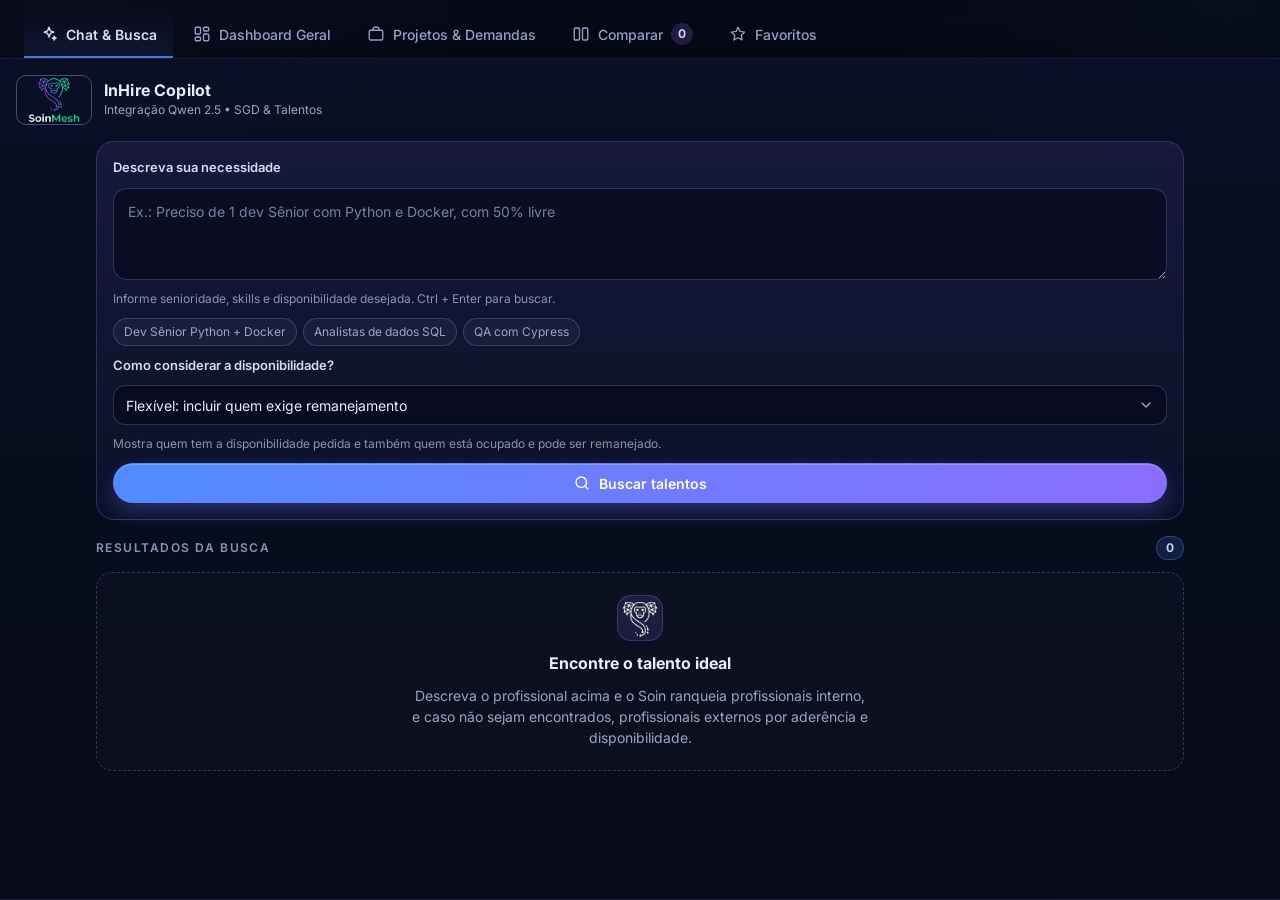
<file: frontend/index.html>
<!DOCTYPE html>
<html lang="pt-BR">
<head>
  <meta charset="UTF-8">
  <meta name="viewport" content="width=device-width, initial-scale=1.0">
  <meta name="color-scheme" content="dark">
  <title>InHire AI - Workspace</title>
  <link rel="icon" type="image/png" href="assets/logo-sem-nome.png">
  <link rel="preconnect" href="https://fonts.googleapis.com">
  <link rel="preconnect" href="https://fonts.gstatic.com" crossorigin>
  <link href="https://fonts.googleapis.com/css2?family=Inter:wght@400;500;600;700&display=swap" rel="stylesheet">
  <link rel="stylesheet" href="assets/css/styles.css">
</head>
<body>

  <!-- ==========================================
       ÍCONES (sprite)
       ========================================== -->
  <svg width="0" height="0" style="position:absolute" aria-hidden="true" focusable="false">
    <symbol id="i-sparkles" viewBox="0 0 24 24"><path d="M12 3l1.8 4.7 4.7 1.8-4.7 1.8L12 16l-1.8-4.7L5.5 9.5l4.7-1.8z"/><path d="M19 15l.7 1.8 1.8.7-1.8.7L19 20l-.7-1.8-1.8-.7 1.8-.7z"/></symbol>
    <symbol id="i-search" viewBox="0 0 24 24"><circle cx="11" cy="11" r="7"/><path d="m20 20-3.5-3.5"/></symbol>
    <symbol id="i-panel" viewBox="0 0 24 24"><rect x="3" y="4" width="18" height="16" rx="2"/><path d="M9 4v16"/></symbol>
    <symbol id="i-dashboard" viewBox="0 0 24 24"><rect x="3" y="3" width="7" height="9" rx="1.5"/><rect x="14" y="3" width="7" height="5" rx="1.5"/><rect x="14" y="12" width="7" height="9" rx="1.5"/><rect x="3" y="16" width="7" height="5" rx="1.5"/></symbol>
    <symbol id="i-folder" viewBox="0 0 24 24"><rect x="3" y="7" width="18" height="13" rx="2"/><path d="M8 7V5a2 2 0 0 1 2-2h4a2 2 0 0 1 2 2v2"/></symbol>
    <symbol id="i-columns" viewBox="0 0 24 24"><rect x="3" y="4" width="7" height="16" rx="1.5"/><rect x="14" y="4" width="7" height="16" rx="1.5"/></symbol>
    <symbol id="i-star" viewBox="0 0 24 24"><path d="M12 3l2.7 5.6 6.1.9-4.4 4.3 1 6.1L12 17l-5.4 2.9 1-6.1L3.2 9.5l6.1-.9z"/></symbol>
    <symbol id="i-users" viewBox="0 0 24 24"><circle cx="9" cy="8" r="3.5"/><path d="M2.5 20a6.5 6.5 0 0 1 13 0"/><path d="M16 4.6a3.5 3.5 0 0 1 0 6.8M18 14.5a6.5 6.5 0 0 1 3.5 5.5"/></symbol>
    <symbol id="i-layers" viewBox="0 0 24 24"><path d="m12 3 9 5-9 5-9-5z"/><path d="m3 13 9 5 9-5"/></symbol>
    <symbol id="i-clock" viewBox="0 0 24 24"><circle cx="12" cy="12" r="9"/><path d="M12 7v5l3 2"/></symbol>
    <symbol id="i-gauge" viewBox="0 0 24 24"><path d="M4 18a9 9 0 1 1 16 0"/><path d="M12 14l4-5"/></symbol>
    <symbol id="i-check" viewBox="0 0 24 24"><path d="m5 12 5 5 9-10"/></symbol>
    <symbol id="i-x" viewBox="0 0 24 24"><path d="M6 6l12 12M18 6 6 18"/></symbol>
    <symbol id="i-alert" viewBox="0 0 24 24"><path d="M12 3 2 20h20z"/><path d="M12 10v4M12 17.5v.01"/></symbol>
    <symbol id="i-info" viewBox="0 0 24 24"><circle cx="12" cy="12" r="9"/><path d="M12 11v5M12 8v.01"/></symbol>
    <symbol id="i-refresh" viewBox="0 0 24 24"><path d="M20 11a8 8 0 0 0-14.5-4M4 4v4h4M4 13a8 8 0 0 0 14.5 4M20 20v-4h-4"/></symbol>
    <symbol id="i-plus" viewBox="0 0 24 24"><path d="M12 5v14M5 12h14"/></symbol>
    <symbol id="i-swap" viewBox="0 0 24 24"><path d="M4 8h14l-3-3M20 16H6l3 3"/></symbol>
    <symbol id="i-trash" viewBox="0 0 24 24"><path d="M4 7h16M10 11v6M14 11v6M6 7l1 13h10l1-13M9 7V4h6v3"/></symbol>
    <symbol id="i-eye" viewBox="0 0 24 24"><path d="M2 12s3.5-7 10-7 10 7 10 7-3.5 7-10 7S2 12 2 12z"/><circle cx="12" cy="12" r="3"/></symbol>
    <symbol id="i-sort" viewBox="0 0 24 24"><path d="M8 4v16M4 8l4-4 4 4M16 20V4M12 16l4 4 4-4"/></symbol>
    <symbol id="i-menu" viewBox="0 0 24 24"><path d="M4 6h16M4 12h16M4 18h16"/></symbol>
    <symbol id="i-arrow" viewBox="0 0 24 24"><path d="M5 12h14M13 6l6 6-6 6"/></symbol>
    <symbol id="i-expand" viewBox="0 0 24 24"><path d="M4 9V4h5M20 9V4h-5M4 15v5h5M20 15v5h-5"/></symbol>
    <symbol id="i-shrink" viewBox="0 0 24 24"><path d="M9 4v5H4M15 4v5h5M9 20v-5H4M15 20v-5h5"/></symbol>
  </svg>

  <div class="app" id="app">
    <div class="backdrop" id="sb-backdrop" data-action="fechar-sidebar"></div>

    <!-- ==========================================
         SIDEBAR: INHIRE COPILOT (busca inteligente)
         ========================================== -->
    <aside class="sidebar" id="sidebar" aria-label="InHire Copilot — busca inteligente">
      <div class="sb-head">
        <div class="brand">
          <span class="logo"><img src="assets/logo.png" alt="Logo InHire"></span>
          <div class="brand-text">
            <strong>InHire Copilot</strong>
            <small>Integração Qwen 2.5 • SGD &amp; Talentos</small>
          </div>
        </div>
      </div>

      <div class="sb-rail">
        <button type="button" class="icon-btn" data-action="focar-busca" aria-label="Abrir busca inteligente" title="Abrir busca inteligente">
          <svg class="i" aria-hidden="true"><use href="#i-search"/></svg>
        </button>
      </div>

      <div class="sb-body">
        <form class="search-card" id="form-busca" novalidate>
          <label for="input-ia">Descreva sua necessidade</label>
          <textarea id="input-ia" class="ta" rows="3" aria-describedby="ajuda-busca"
            placeholder="Ex.: Preciso de 1 dev Sênior com Python e Docker, com 50% livre"></textarea>
          <p class="hint" id="ajuda-busca">Informe senioridade, skills e disponibilidade desejada. Ctrl + Enter para buscar.</p>
          <div class="examples" role="group" aria-label="Exemplos de busca">
            <button type="button" class="ex-chip" data-action="exemplo" data-texto="1 dev Senior com Python e Docker com 50% livre">Dev Sênior Python + Docker</button>
            <button type="button" class="ex-chip" data-action="exemplo" data-texto="2 analistas de dados Pleno com SQL e Power BI com 100% livre">Analistas de dados SQL</button>
            <button type="button" class="ex-chip" data-action="exemplo" data-texto="QA com automação de testes e Cypress com pelo menos 30% livre">QA com Cypress</button>
          </div>

          <label for="modo-disp">Como considerar a disponibilidade?</label>
          <select id="modo-disp" class="field" aria-describedby="modo-hint">
            <option value="faixa_ate">Flexível: incluir quem exige remanejamento</option>
            <option value="estrito_0_a_x">Estrito: só ocupados (0 a X% livre)</option>
            <option value="minimo">Estrito: só livres (≥ X% livre)</option>
          </select>
          <p class="hint" id="modo-hint"></p>

          <button type="submit" id="btn-buscar" class="btn btn-primary btn-block">
            <svg class="i btn-ico" aria-hidden="true"><use href="#i-search"/></svg>
            <span class="btn-label">Buscar talentos</span>
          </button>
        </form>

        <section class="results" aria-label="Resultados da busca">
          <div class="results-head">
            <h2 class="eyebrow">Resultados da busca</h2>
            <span id="kpi-total" class="count" aria-live="polite">0</span>
          </div>
          <div id="box-filtros-ia" class="ai-filters"></div>
          <div id="lista-ranking" aria-live="polite">
            <div class="state compact">
              <span class="s-ico"><img src="assets/logo-sem-nome.png" alt="Logo InHire"></span>
              <h3>Encontre o talento ideal</h3>
              <p>Descreva o profissional acima e o Soin ranqueia profissionais interno, e caso não sejam encontrados, profissionais externos por aderência e disponibilidade.</p>
            </div>
          </div>
        </section>
      </div>
    </aside>

    <!-- ==========================================
         MAIN CONTENT: ABAS E DASHBOARD
         ========================================== -->
    <main class="main">
      <header class="topbar">
        <button type="button" class="btn btn-ghost btn-sm sb-toggle-top" id="btn-open-sidebar" data-action="abrir-sidebar" aria-label="Abrir InHire Copilot (busca)" style="margin-bottom:10px">
          <svg class="i" aria-hidden="true"><use href="#i-search"/></svg><span>Buscar</span>
        </button>
        <nav class="tabs" role="tablist" aria-label="Seções do workspace">
          <button type="button" role="tab" id="tab-chat" class="tab active" aria-selected="true" aria-controls="sidebar" data-action="aba" data-aba="chat">
            <svg class="i" aria-hidden="true"><use href="#i-sparkles"/></svg><span>Chat &amp; Busca</span>
          </button>
          <button type="button" role="tab" id="tab-dashboard" class="tab" aria-selected="false" tabindex="-1" aria-controls="sec-dashboard" data-action="aba" data-aba="dashboard">
            <svg class="i" aria-hidden="true"><use href="#i-dashboard"/></svg><span>Dashboard Geral</span>
          </button>
          <button type="button" role="tab" id="tab-demandas" class="tab" aria-selected="false" tabindex="-1" aria-controls="sec-demandas" data-action="aba" data-aba="demandas">
            <svg class="i" aria-hidden="true"><use href="#i-folder"/></svg><span>Projetos &amp; Demandas</span>
          </button>
          <button type="button" role="tab" id="tab-comparar" class="tab" aria-selected="false" tabindex="-1" aria-controls="sec-comparar" data-action="aba" data-aba="comparar">
            <svg class="i" aria-hidden="true"><use href="#i-columns"/></svg><span>Comparar</span><span class="pill" id="count-comp" aria-label="profissionais selecionados">0</span>
          </button>
          <button type="button" role="tab" id="tab-favoritos" class="tab" aria-selected="false" tabindex="-1" aria-controls="sec-favoritos" data-action="aba" data-aba="favoritos">
            <svg class="i" aria-hidden="true"><use href="#i-star"/></svg><span>Favoritos</span>
          </button>
        </nav>
      </header>

      <div class="content" id="content">

        <!-- ABA 1: DASHBOARD -->
        <section id="sec-dashboard" role="tabpanel" aria-labelledby="tab-dashboard" class="page hidden">
          <div class="page-head">
            <div>
              <p class="eyebrow">Visão operacional</p>
              <h2>Capacidade e <span class="grad">talentos</span></h2>
              <p class="sub">Profissionais totalmente ou parcialmente livres no momento (Bench &amp; Skills).</p>
            </div>
            <button type="button" id="btn-refresh-dash" class="btn btn-ghost btn-sm" data-action="recarregar-dashboard">
              <svg class="i btn-ico" aria-hidden="true"><use href="#i-refresh"/></svg><span class="btn-label">Atualizar dados</span>
            </button>
          </div>

          <div class="kpis">
            <article class="card kpi">
              <span class="kpi-ico ok"><svg class="i" aria-hidden="true"><use href="#i-users"/></svg></span>
              <div>
                <p class="kpi-label">Profissionais no Bench</p>
                <p class="kpi-value" id="dash-bench">-</p>
                <p class="kpi-desc">100% disponíveis para nova alocação.</p>
              </div>
            </article>
            <article class="card kpi">
              <span class="kpi-ico warn"><svg class="i" aria-hidden="true"><use href="#i-gauge"/></svg></span>
              <div>
                <p class="kpi-label">Parcialmente livres</p>
                <p class="kpi-value" id="dash-parcial">-</p>
                <p class="kpi-desc">Têm capacidade, mas já estão alocados.</p>
              </div>
            </article>
            <article class="card kpi">
              <span class="kpi-ico blue"><svg class="i" aria-hidden="true"><use href="#i-folder"/></svg></span>
              <div>
                <p class="kpi-label">Demandas ativas</p>
                <p class="kpi-value" id="dash-demandas">-</p>
                <p class="kpi-desc">Projetos em andamento no momento.</p>
              </div>
            </article>
            <article class="card kpi">
              <span class="kpi-ico violet"><svg class="i" aria-hidden="true"><use href="#i-layers"/></svg></span>
              <div>
                <p class="kpi-label">Principal skill disponível</p>
                <p class="kpi-value text" id="dash-skill">-</p>
                <p class="kpi-desc" id="dash-skill-desc">Mais frequente entre os livres.</p>
              </div>
            </article>
          </div>

          <div class="card" style="overflow:hidden">
            <div class="tbl-title">
              <h3>Profissionais livres &amp; habilidades</h3>
              <p class="tbl-count" id="dash-contagem" aria-live="polite"></p>
            </div>
            <div class="toolbar">
              <div class="search-wrap">
                <label for="dash-busca" class="sr-only">Buscar profissional, cargo ou skill</label>
                <svg class="i" aria-hidden="true"><use href="#i-search"/></svg>
                <input id="dash-busca" type="search" class="field" placeholder="Buscar por nome, cargo ou skill" autocomplete="off">
              </div>
              <div>
                <label for="dash-filtro" class="sr-only">Filtrar por disponibilidade</label>
                <select id="dash-filtro" class="field">
                  <option value="todos">Todas as disponibilidades</option>
                  <option value="bench">Somente 100% livres (Bench)</option>
                  <option value="parcial">Somente parcialmente livres</option>
                </select>
              </div>
              <div>
                <label for="dash-ordem" class="sr-only">Ordenar por</label>
                <select id="dash-ordem" class="field">
                  <option value="disp-desc">Maior disponibilidade</option>
                  <option value="disp-asc">Menor disponibilidade</option>
                  <option value="nome-asc">Nome (A–Z)</option>
                  <option value="nome-desc">Nome (Z–A)</option>
                </select>
              </div>
            </div>
            <div class="tbl-wrap">
              <table class="tbl">
                <thead>
                  <tr>
                    <th scope="col" id="th-nome" aria-sort="none"><button type="button" class="th-btn" data-action="dash-sort" data-campo="nome">Profissional <svg class="i" style="width:14px;height:14px" aria-hidden="true"><use href="#i-sort"/></svg></button></th>
                    <th scope="col">Cargo / Senioridade</th>
                    <th scope="col">Principais skills</th>
                    <th scope="col" id="th-disp" aria-sort="descending"><button type="button" class="th-btn" data-action="dash-sort" data-campo="disp">Disponibilidade <svg class="i" style="width:14px;height:14px" aria-hidden="true"><use href="#i-sort"/></svg></button></th>
                  </tr>
                </thead>
                <tbody id="dash-tabela-bench"></tbody>
              </table>
            </div>
          </div>
        </section>

        <!-- ABA 2: PROJETOS E DEMANDAS -->
        <section id="sec-demandas" role="tabpanel" aria-labelledby="tab-demandas" class="page hidden">
          <div class="page-head">
            <div>
              <p class="eyebrow">Projetos &amp; demandas</p>
              <h2>Mapa de <span class="grad">alocações</span></h2>
              <p class="sub">Visão global dos projetos e dos profissionais vinculados, sem necessidade de busca.</p>
            </div>
            <button type="button" id="btn-refresh-dem" class="btn btn-ghost btn-sm" data-action="recarregar-demandas">
              <svg class="i btn-ico" aria-hidden="true"><use href="#i-refresh"/></svg><span class="btn-label">Atualizar</span>
            </button>
          </div>
          <div class="card" style="overflow:hidden">
            <div class="toolbar" style="border-bottom:0">
              <div class="search-wrap">
                <label for="dem-busca" class="sr-only">Buscar demanda ou profissional</label>
                <svg class="i" aria-hidden="true"><use href="#i-search"/></svg>
                <input id="dem-busca" type="search" class="field" placeholder="Buscar por projeto, ID ou profissional" autocomplete="off">
              </div>
              <p class="tbl-count" id="dem-contagem" aria-live="polite"></p>
            </div>
          </div>
          <div id="grid-demandas" class="grid-dem"></div>
        </section>

        <!-- ABA 3: COMPARAÇÃO LADO A LADO -->
        <section id="sec-comparar" role="tabpanel" aria-labelledby="tab-comparar" class="page hidden">
          <div class="page-head">
            <div>
              <p class="eyebrow">Decisão de alocação</p>
              <h2>Comparação <span class="grad">lado a lado</span></h2>
              <p class="sub">Compare candidatos da última busca antes de decidir quem será alocado.</p>
            </div>
          </div>
          <div class="card cmp-bar">
            <p class="cmp-counter grow" id="comp-contador" aria-live="polite">0 de 4 selecionados</p>
            <button type="button" class="btn btn-ghost btn-sm" id="btn-comp-limpar" data-action="cmp-limpar">
              <svg class="i" aria-hidden="true"><use href="#i-trash"/></svg><span>Limpar comparação</span>
            </button>
          </div>
          <div id="comp-aviso" class="notice" role="status"></div>
          <div id="comp-insights" class="insights"></div>
          <div id="grid-comparacao" class="cmp-grid"></div>
        </section>

        <!-- ABA 4: FAVORITOS -->
        <section id="sec-favoritos" role="tabpanel" aria-labelledby="tab-favoritos" class="page hidden">
          <div class="page-head">
            <div>
              <p class="eyebrow">Shortlist</p>
              <h2>Candidatos <span class="grad">favoritados</span></h2>
              <p class="sub">Profissionais que você marcou para acompanhar.</p>
            </div>
            <button type="button" id="btn-refresh-fav" class="btn btn-ghost btn-sm" data-action="recarregar-favoritos">
              <svg class="i btn-ico" aria-hidden="true"><use href="#i-refresh"/></svg><span class="btn-label">Atualizar</span>
            </button>
          </div>
          <div id="fav-aviso" class="notice info" role="status"></div>
          <div id="lista-favoritos" class="grid-fav"></div>
        </section>

      </div>
    </main>
  </div>

  <!-- ==========================================
       MODAL: REMANEJAMENTO
       ========================================== -->
  <div id="modal-remanejar" class="modal hidden" data-modal>
    <div class="dialog" role="dialog" aria-modal="true" aria-labelledby="rem-titulo">
      <div class="dlg-head">
        <div>
          <h3 id="rem-titulo">Remanejar alocação</h3>
          <p>Reduza a alocação atual e destine o tempo liberado a uma nova demanda.</p>
        </div>
        <button type="button" class="icon-btn" data-action="fechar-modal" data-modal-id="modal-remanejar" aria-label="Fechar">
          <svg class="i" aria-hidden="true"><use href="#i-x"/></svg>
        </button>
      </div>

      <form id="form-remanejar" class="dlg-body" novalidate>
        <input type="hidden" id="rem-id-colab">

        <section class="step" aria-labelledby="rem-s1">
          <div class="step-h" id="rem-s1"><span class="step-n">1</span> Alocação atual</div>
          <div class="who">
            <span class="avatar" id="rem-avatar">?</span>
            <div style="min-width:0">
              <p class="p-name" id="rem-nome"></p>
              <p class="p-sub" id="rem-info"></p>
            </div>
          </div>
          <div class="fld">
            <label for="rem-demanda-antiga">Demanda atual (terá as horas reduzidas)</label>
            <select id="rem-demanda-antiga" class="field" required aria-describedby="err-rem-demanda-antiga"></select>
            <p class="err" id="err-rem-demanda-antiga" role="alert"></p>
          </div>
          <div class="fld">
            <label for="rem-pct-antiga">Novo percentual nesta demanda (%)</label>
            <input type="number" id="rem-pct-antiga" class="field" value="50" min="0" max="100" step="1" inputmode="numeric" required aria-describedby="err-rem-pct-antiga">
            <p class="err" id="err-rem-pct-antiga" role="alert"></p>
          </div>
        </section>

        <section class="step" aria-labelledby="rem-s2">
          <div class="step-h" id="rem-s2"><span class="step-n">2</span> Nova alocação</div>
          <div class="fld" id="rem-lista-wrap">
            <label for="rem-demanda-lista">Escolher entre as demandas ativas <span style="color:var(--faint);font-weight:400">(opcional)</span></label>
            <select id="rem-demanda-lista" class="field"></select>
          </div>
          <div class="row2">
            <div class="fld">
              <label for="rem-demanda-nova">ID da nova demanda</label>
              <input type="number" id="rem-demanda-nova" class="field" min="1" step="1" inputmode="numeric" placeholder="Ex.: 8" required aria-describedby="err-rem-demanda-nova">
              <p class="err" id="err-rem-demanda-nova" role="alert"></p>
            </div>
            <div class="fld">
              <label for="rem-pct-nova">% destinado à nova demanda</label>
              <input type="number" id="rem-pct-nova" class="field" value="50" min="1" max="100" step="1" inputmode="numeric" required aria-describedby="err-rem-pct-nova">
              <p class="err" id="err-rem-pct-nova" role="alert"></p>
            </div>
          </div>
        </section>

        <section class="step" aria-labelledby="rem-s3">
          <div class="step-h" id="rem-s3"><span class="step-n">3</span> Período</div>
          <div class="row2">
            <div class="fld">
              <label for="rem-mes">Mês</label>
              <select id="rem-mes" class="field" required aria-describedby="err-rem-mes"></select>
              <p class="err" id="err-rem-mes" role="alert"></p>
            </div>
            <div class="fld">
              <label for="rem-ano">Ano</label>
              <input type="number" id="rem-ano" class="field" value="2026" min="2000" max="2100" step="1" inputmode="numeric" required aria-describedby="err-rem-ano">
              <p class="err" id="err-rem-ano" role="alert"></p>
            </div>
          </div>
        </section>

        <div class="summary" aria-live="polite">
          <h4>O que será alterado</h4>
          <ul id="rem-resumo"></ul>
        </div>
        <div class="banner-err" id="rem-erro-geral" role="alert"></div>
      </form>

      <div class="dlg-foot">
        <button type="button" class="btn btn-ghost" id="btn-cancelar-rem" data-action="fechar-modal" data-modal-id="modal-remanejar">Cancelar</button>
        <button type="button" class="btn btn-primary" id="btn-confirmar-rem" data-action="confirmar-remanejar">
          <svg class="i btn-ico" aria-hidden="true"><use href="#i-swap"/></svg><span class="btn-label">Confirmar remanejamento</span>
        </button>
      </div>
    </div>
  </div>

  <!-- MODAL: ALOCAÇÃO DIRETA (NOVA DEMANDA OU EXISTENTE) -->
  <div id="modal-alocar" class="modal hidden" data-modal>
    <div class="dialog" role="dialog" aria-modal="true" aria-labelledby="alocar-titulo">
      <div class="dlg-head">
        <div>
          <h3 id="alocar-titulo">Alocação de Profissional</h3>
          <p>Defina a dedicação do profissional a uma demanda existente ou crie uma nova.</p>
        </div>
        <button type="button" class="icon-btn" data-action="fechar-modal" data-modal-id="modal-alocar" aria-label="Fechar">
          <svg class="i" aria-hidden="true"><use href="#i-x"/></svg>
        </button>
      </div>

      <div class="who" style="margin: 0 22px 14px; background: rgba(52,211,153,.07); border-color: rgba(52,211,153,.25);">
        <span class="avatar" id="aloc-avatar" style="width:36px;height:36px;font-size:14px;"></span>
        <div style="min-width:0;flex:1;">
          <p class="p-name" id="aloc-nome"></p>
          <p class="p-sub"><b class="grad" id="aloc-disp"></b> livres no período</p>
        </div>
      </div>

      <!-- Abas de Navegação Interna do Modal -->
      <nav class="tabs" style="margin: 0 22px;" role="tablist">
        <button type="button" id="tab-aloc-existente" class="tab active" style="min-height: 36px; padding: 6px 12px; font-size: 13px;" onclick="mudarAbaAlocacao('existente')">Demanda Existente</button>
        <button type="button" id="tab-aloc-nova" class="tab" style="min-height: 36px; padding: 6px 12px; font-size: 13px;" onclick="mudarAbaAlocacao('nova')">Criar Nova Demanda</button>
      </nav>

      <form id="form-alocar" class="dlg-body" novalidate>
        <input type="hidden" id="aloc-id-colab">
        <input type="hidden" id="aloc-disp-atual">
        <input type="hidden" id="aloc-tipo" value="existente">

        <section class="step">
          <!-- Visão 1: Demanda Existente -->
          <div id="view-aloc-existente" class="fld">
            <label for="aloc-demanda-select">Selecione o Projeto / Demanda</label>
            <select id="aloc-demanda-select" class="field" required aria-describedby="err-aloc-demanda-select"></select>
            <p class="err" id="err-aloc-demanda-select" role="alert"></p>
          </div>

          <!-- Visão 2: Nova Demanda -->
          <div id="view-aloc-nova" class="hidden" style="display:grid; gap:12px;">
            <div class="fld">
              <label for="aloc-nova-nome">Nome da Demanda</label>
              <input type="text" id="aloc-nova-nome" class="field" placeholder="Ex.: Backend API Billing">
              <p class="err" id="err-aloc-nova-nome" role="alert"></p>
            </div>
            <div class="row2">
              <div class="fld">
                <label for="aloc-nova-inicio">Data Início</label>
                <input type="date" id="aloc-nova-inicio" class="field" style="color-scheme: dark;">
                <p class="err" id="err-aloc-nova-inicio" role="alert"></p>
              </div>
              <div class="fld">
                <label for="aloc-nova-fim">Data Fim Prevista</label>
                <input type="date" id="aloc-nova-fim" class="field" style="color-scheme: dark;">
              </div>
            </div>
          </div>
        </section>

        <section class="step">
          <div class="row2">
            <div class="fld">
              <label for="aloc-pct">% de Alocação (Dedicação)</label>
              <input type="number" id="aloc-pct" class="field" value="50" min="1" max="100" step="1" inputmode="numeric" oninput="previewDisponibilidade()" required>
              <p class="err" id="err-aloc-pct" role="alert"></p>
            </div>
            <div class="fld">
              <label>Disponibilidade Restante</label>
              <div class="field" style="display:flex; align-items:center; background:rgba(255,255,255,.02); border:none; pointer-events:none;">
                <b id="aloc-preview" style="color:#6ee7b7; font-size:16px;">--</b>
              </div>
            </div>
          </div>
        </section>

        <div class="banner-err" id="aloc-erro-geral" role="alert"></div>
      </form>

      <div class="dlg-foot">
        <button type="button" class="btn btn-ghost" data-action="fechar-modal" data-modal-id="modal-alocar">Cancelar</button>
        <button type="button" class="btn btn-ok" id="btn-confirmar-aloc" data-action="confirmar-alocacao">
          <svg class="i btn-ico" aria-hidden="true"><use href="#i-plus"/></svg><span class="btn-label">Confirmar Alocação</span>
        </button>
      </div>
    </div>
  </div>

  <!-- MODAL GLOBAL: DETALHES DO PROFISSIONAL -->
  <div id="modal-detalhes" class="modal hidden" data-modal>
    <div class="dialog" role="dialog" aria-modal="true" aria-labelledby="det-titulo">
      <div class="dlg-head">
        <div class="who" style="background:transparent; padding:0; border:none; margin:0;">
          <span class="avatar" id="det-avatar" style="width: 48px; height: 48px; font-size: 16px;"></span>
          <div style="min-width:0">
            <h3 id="det-titulo" class="p-name" style="font-size: 19px; line-height: 1.2; margin-bottom: 2px;"></h3>
            <p id="det-sub" class="p-sub"></p>
          </div>
        </div>
        <button type="button" class="icon-btn" data-action="fechar-modal" data-modal-id="modal-detalhes" aria-label="Fechar">
          <svg class="i" aria-hidden="true"><use href="#i-x"/></svg>
        </button>
      </div>
      <div class="dlg-body" id="det-corpo" style="padding-top: 10px; gap: 20px;"></div>
      <div class="dlg-foot">
        <button type="button" class="btn btn-ghost" data-action="fechar-modal" data-modal-id="modal-detalhes">Fechar</button>
      </div>
    </div>
  </div>

  <!-- MODAL: CONFIRMAÇÃO -->
  <div id="modal-confirm" class="modal hidden" data-modal>
    <div class="dialog sm" role="alertdialog" aria-modal="true" aria-labelledby="confirm-titulo" aria-describedby="confirm-msg">
      <div class="dlg-head"><h3 id="confirm-titulo">Confirmar</h3></div>
      <div class="dlg-body"><p id="confirm-msg" style="color:var(--muted)"></p></div>
      <div class="dlg-foot">
        <button type="button" class="btn btn-ghost" data-action="confirm-cancel">Cancelar</button>
        <button type="button" class="btn btn-danger" id="confirm-ok" data-action="confirm-ok">Confirmar</button>
      </div>
    </div>
  </div>

  <div class="toasts" id="toasts" aria-live="polite" aria-atomic="false"></div>

  <script src="assets/js/app.js" defer></script>
</body>
</html>
</file>
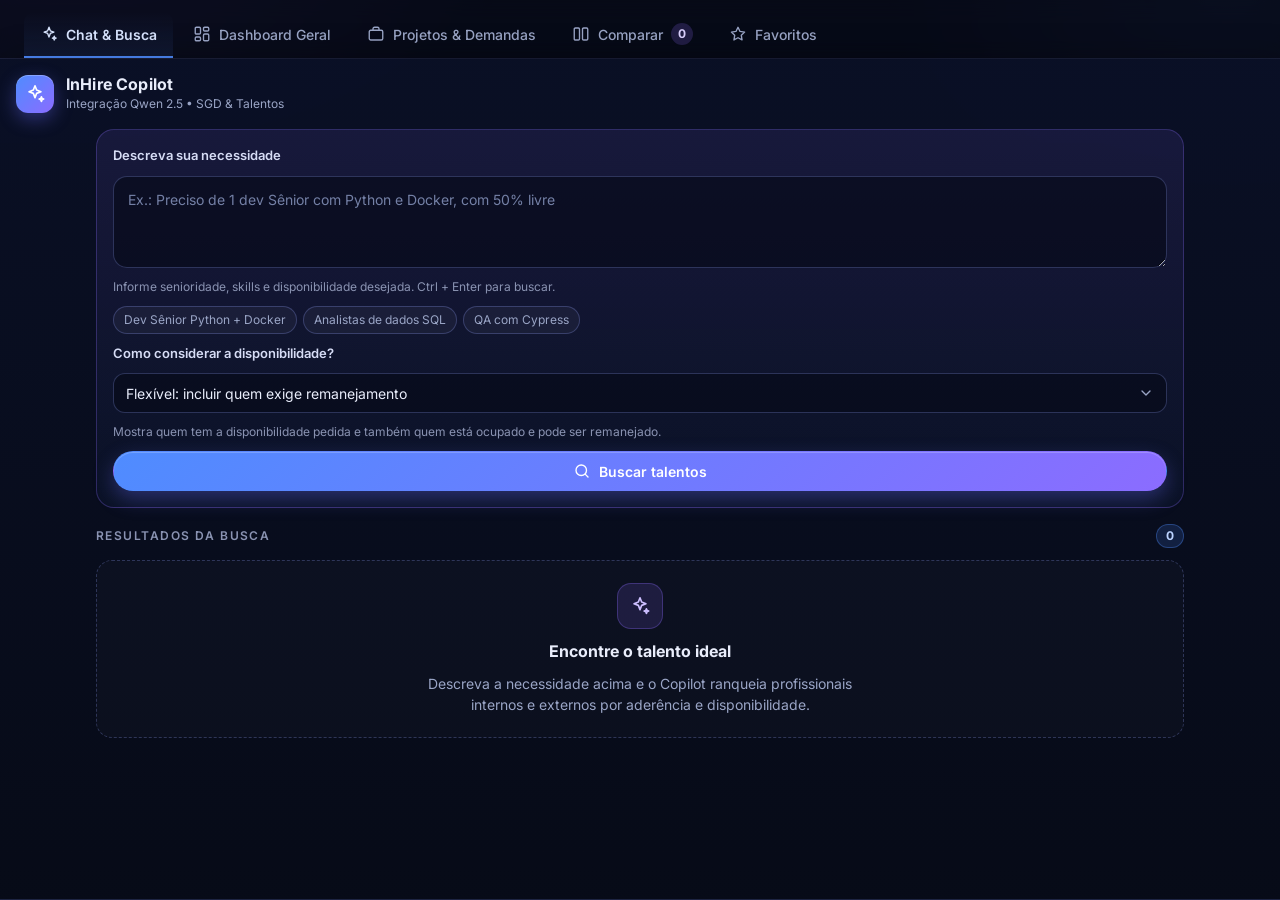
<file: hackathon-vintglobal/index.html>
<!DOCTYPE html>
<html lang="pt-BR">
<head>
  <meta charset="UTF-8">
  <meta name="viewport" content="width=device-width, initial-scale=1.0">
  <meta name="color-scheme" content="dark">
  <title>InHire AI - Workspace</title>
  <link rel="preconnect" href="https://fonts.googleapis.com">
  <link rel="preconnect" href="https://fonts.gstatic.com" crossorigin>
  <link href="https://fonts.googleapis.com/css2?family=Inter:wght@400;500;600;700&display=swap" rel="stylesheet">
  <style>
    /* ==========================================
       TOKENS
       ========================================== */
    :root {
      --bg: #070b16;
      --surface: #0d1530;
      --surface-2: #121c3a;
      --line: rgba(148, 163, 255, .14);
      --line-2: rgba(148, 163, 255, .26);
      --text: #e9edfb;
      --muted: #9aa5c6;
      --faint: #8a93b2;
      --blue: #4f8cff;
      --cyan: #22d3ee;
      --violet: #8b6cff;
      --ok: #34d399;
      --warn: #fbbf24;
      --err: #fb7185;
      --grad: linear-gradient(135deg, #4f8cff 0%, #8b6cff 100%);
      --grad-text: linear-gradient(90deg, #5aa0ff 0%, #a78bfa 100%);
      --shadow: 0 12px 32px rgba(0, 0, 0, .38);
      --sb-w: 392px;
      --sb-w-c: 72px;
    }

    * { box-sizing: border-box; }
    html, body { height: 100%; }
    body {
      margin: 0;
      font-family: Inter, ui-sans-serif, system-ui, -apple-system, "Segoe UI", Roboto, sans-serif;
      font-size: 14px;
      line-height: 1.5;
      color: var(--text);
      background: var(--bg);
      overflow: hidden;
      -webkit-font-smoothing: antialiased;
    }
    body::before {
      content: "";
      position: fixed; inset: 0; pointer-events: none;
      background:
        radial-gradient(60% 50% at 6% -12%, rgba(139, 108, 255, .20), transparent 60%),
        radial-gradient(45% 40% at 96% 0%, rgba(79, 140, 255, .12), transparent 60%),
        radial-gradient(50% 45% at 100% 108%, rgba(34, 211, 238, .09), transparent 60%);
    }
    button, input, select, textarea { font: inherit; color: inherit; }
    button { cursor: pointer; }
    h1, h2, h3, p { margin: 0; }
    ul { margin: 0; padding: 0; list-style: none; }
    .hidden { display: none !important; }
    .sr-only { position: absolute; width: 1px; height: 1px; padding: 0; margin: -1px; overflow: hidden; clip: rect(0,0,0,0); white-space: nowrap; border: 0; }
    :focus-visible { outline: 2px solid #7aa7ff; outline-offset: 2px; }
    ::-webkit-scrollbar { width: 10px; height: 10px; }
    ::-webkit-scrollbar-thumb { background: rgba(148, 163, 255, .22); border-radius: 10px; border: 2px solid transparent; background-clip: padding-box; }
    ::-webkit-scrollbar-thumb:hover { background: rgba(148, 163, 255, .38); background-clip: padding-box; border: 2px solid transparent; }

    .i { width: 18px; height: 18px; fill: none; stroke: currentColor; stroke-width: 1.8; stroke-linecap: round; stroke-linejoin: round; flex: none; }
    .i-lg { width: 22px; height: 22px; }
    .grad { background: var(--grad-text); -webkit-background-clip: text; background-clip: text; color: transparent; }
    .eyebrow { font-size: 12px; font-weight: 600; letter-spacing: .12em; text-transform: uppercase; color: var(--faint); }

    /* ==========================================
       BOTÕES
       ========================================== */
    .btn {
      display: inline-flex; align-items: center; justify-content: center; gap: 8px;
      min-height: 40px; padding: 0 16px; border-radius: 999px;
      border: 1px solid transparent; background: transparent;
      font-weight: 600; font-size: 14px; white-space: nowrap;
      transition: background .18s, border-color .18s, transform .18s, filter .18s, box-shadow .18s, opacity .18s;
    }
    .btn-sm { min-height: 34px; padding: 0 13px; font-size: 13px; }
    .btn-block { width: 100%; }
    .btn-primary { background: var(--grad); color: #fff; box-shadow: 0 8px 20px rgba(99, 102, 241, .34), inset 0 1px 0 rgba(255,255,255,.2); }
    .btn-primary:hover { filter: brightness(1.1); transform: translateY(-1px); }
    .btn-primary:active { filter: brightness(.94); transform: translateY(0); }
    .btn-ghost { background: rgba(255,255,255,.04); border-color: var(--line-2); color: var(--text); }
    .btn-ghost:hover { background: rgba(255,255,255,.09); border-color: rgba(148,163,255,.4); }
    .btn-ghost:active { background: rgba(255,255,255,.06); }
    .btn-ok { background: rgba(52,211,153,.14); border-color: rgba(52,211,153,.42); color: #a7f3d0; }
    .btn-ok:hover { background: rgba(52,211,153,.24); }
    .btn-warn { background: rgba(251,191,36,.13); border-color: rgba(251,191,36,.42); color: #fde68a; }
    .btn-warn:hover { background: rgba(251,191,36,.23); }
    .btn-danger { background: rgba(251,113,133,.13); border-color: rgba(251,113,133,.42); color: #fecdd3; }
    .btn-danger:hover { background: rgba(251,113,133,.24); }
    .btn[aria-pressed="true"] { background: rgba(79,140,255,.2); border-color: var(--blue); color: #d4e3ff; }
    .btn:disabled, .btn.is-loading { opacity: .55; cursor: not-allowed; transform: none; box-shadow: none; filter: none; }
    .btn.is-loading { cursor: progress; }
    .spin { width: 15px; height: 15px; border: 2px solid currentColor; border-right-color: transparent; border-radius: 50%; animation: spin .7s linear infinite; flex: none; }
    @keyframes spin { to { transform: rotate(360deg); } }

    .icon-btn {
      display: inline-grid; place-items: center; width: 40px; height: 40px; flex: none;
      border-radius: 12px; border: 1px solid var(--line); background: rgba(255,255,255,.03); color: var(--muted);
      transition: background .18s, color .18s, border-color .18s;
    }
    .icon-btn:hover { background: rgba(255,255,255,.09); color: var(--text); border-color: var(--line-2); }

    /* ==========================================
       LAYOUT E COMPORTAMENTOS (HOVER MODAIS)
       ========================================== */
    .app { position: relative; z-index: 1; display: flex; height: 100vh; height: 100dvh; }
    .main { flex: 1; min-width: 0; display: flex; flex-direction: column; }
    .backdrop { display: none; }
    .app.chat-primary { flex-direction: column; }
    .app.chat-primary .sidebar {
      width: 100%;
      flex: 1;
      order: 2;
      border-right: 0;
      border-bottom: 1px solid var(--line);
    }
    .app.chat-primary .main {
      display: flex;
      flex: none;
      order: 1;
      height: auto;
    }
    .app.chat-primary .main .content { display: none; }
    .app.chat-primary .sb-body { width: min(1120px, 100%); margin: 0 auto; }
    .app.chat-primary .results { padding-bottom: 28px; }

    .cand[data-action], .card.fav[data-action], .cmp-card[data-action] { cursor: pointer; }
    .cand[data-action]:hover, .card.fav[data-action]:hover, .cmp-card[data-action]:hover {
      border-color: var(--blue);
      transform: translateY(-2px);
      box-shadow: 0 12px 24px rgba(0,0,0,.3);
    }
    .tbl tbody tr[data-action] { cursor: pointer; transition: background .15s; }
    .tbl tbody tr[data-action]:hover { background: rgba(79,140,255,.1); }
    .people li[data-action] { cursor: pointer; padding: 4px; border-radius: 8px; transition: background 0.15s; }
    .people li[data-action]:hover { background: rgba(79,140,255,.15); }

    /* ---- Sidebar ---- */
    .sidebar {
      width: var(--sb-w); flex: none; display: flex; flex-direction: column; min-height: 0;
      background: linear-gradient(180deg, rgba(10, 16, 38, .96), rgba(7, 11, 24, .98));
      border-right: 1px solid var(--line);
      box-shadow: 8px 0 32px rgba(0,0,0,.28);
      transition: width .25s ease, transform .25s ease;
      z-index: 40;
    }
    .sb-head { display: flex; align-items: center; justify-content: space-between; gap: 10px; padding: 16px 16px 12px; }
    .brand { display: flex; align-items: center; gap: 12px; min-width: 0; }
    .logo { width: 38px; height: 38px; border-radius: 12px; display: grid; place-items: center; flex: none; color: #fff; background: var(--grad); box-shadow: 0 6px 18px rgba(99,102,241,.4), inset 0 1px 0 rgba(255,255,255,.25); }
    .brand-text strong { display: block; font-size: 16px; letter-spacing: .01em; line-height: 1.2; }
    .brand-text small { display: block; font-size: 12px; color: var(--muted); }
    .sb-rail { display: none; flex-direction: column; align-items: center; gap: 10px; padding: 6px 0; }
    .sb-body { flex: 1; min-height: 0; display: flex; flex-direction: column; }
    .sb-actions { display: flex; gap: 8px; }
    .ic-shrink { display: none; }

    /* ---- Sidebar recolhida (desktop) ---- */
    .app.sb-collapsed .sidebar { width: var(--sb-w-c); }
    .app.sb-collapsed .sb-body,
    .app.sb-collapsed .brand-text,
    .app.sb-collapsed #btn-sb-full { display: none; }
    .app.sb-collapsed .sb-head { flex-direction: column; justify-content: flex-start; gap: 12px; padding: 16px 0 8px; }
    .app.sb-collapsed .sb-rail { display: flex; }
    .app.sb-collapsed #btn-sb-collapse .i { transform: scaleX(-1); }

    /* ---- Chat em tela cheia (desktop) ---- */
    .app.sb-full .sidebar { width: 100%; flex: 1; box-shadow: none; border-right: 0; }
    .app.sb-full .main { display: none; }
    .app.sb-full .sb-head { max-width: 1280px; width: 100%; margin: 0 auto; padding: 18px 24px 12px; }
    .app.sb-full .sb-body { width: 100%; max-width: 1280px; margin: 0 auto; }
    .app.sb-full .search-card { margin: 4px 24px 0; }
    .app.sb-full .results { padding: 20px 24px 32px; }
    .app.sb-full .grp { grid-template-columns: repeat(auto-fill, minmax(340px, 1fr)); align-items: start; }
    .app.sb-full .grp-h { grid-column: 1 / -1; }
    .app.sb-full .ic-expand { display: none; }
    .app.sb-full .ic-shrink { display: block; }
    .app.sb-full #btn-sb-collapse { display: none; }
    
    .search-card {
      margin: 4px 16px 0; padding: 16px; border-radius: 18px;
      background: linear-gradient(180deg, rgba(139,108,255,.11), rgba(79,140,255,.04));
      border: 1px solid rgba(139,108,255,.28);
      display: flex; flex-direction: column; gap: 10px;
    }
    .search-card label { font-size: 13px; font-weight: 600; color: #d6dcf5; }
    .ta {
      width: 100%; min-height: 92px; max-height: 220px; resize: vertical; padding: 12px 14px; border-radius: 14px;
      background: rgba(5, 9, 22, .6); border: 1px solid var(--line-2); line-height: 1.5;
      transition: border-color .18s, box-shadow .18s;
    }
    .ta::placeholder { color: #7480a6; }
    .ta:focus, .field:focus { outline: none; border-color: var(--blue); box-shadow: 0 0 0 3px rgba(79,140,255,.22); }
    .hint { font-size: 12px; color: var(--faint); }
    .examples { display: flex; flex-wrap: wrap; gap: 6px; }
    .ex-chip {
      font-size: 12px; padding: 5px 10px; border-radius: 999px; border: 1px solid var(--line-2);
      background: rgba(255,255,255,.04); color: var(--muted); text-align: left; line-height: 1.35;
      transition: background .18s, color .18s, border-color .18s;
    }
    .ex-chip:hover { background: rgba(79,140,255,.16); color: #fff; border-color: rgba(79,140,255,.5); }
    .field {
      width: 100%; min-height: 40px; padding: 8px 12px; border-radius: 12px;
      background: rgba(5, 9, 22, .6); border: 1px solid var(--line-2); transition: border-color .18s, box-shadow .18s;
    }
    select.field { appearance: none; padding-right: 36px; background-image: url("data:image/svg+xml,%3Csvg xmlns='http://www.w3.org/2000/svg' width='16' height='16' viewBox='0 0 24 24' fill='none' stroke='%239aa5c6' stroke-width='2' stroke-linecap='round' stroke-linejoin='round'%3E%3Cpath d='m6 9 6 6 6-6'/%3E%3C/svg%3E"); background-repeat: no-repeat; background-position: right 12px center; }
    select.field option { background: #0d1530; color: var(--text); }
    .field[aria-invalid="true"] { border-color: var(--err); box-shadow: 0 0 0 3px rgba(251,113,133,.16); }

    .results { flex: 1; min-height: 0; overflow-y: auto; padding: 16px; display: flex; flex-direction: column; gap: 12px; }
    .results-head { display: flex; align-items: center; justify-content: space-between; }
    .count { display: inline-grid; place-items: center; min-width: 26px; height: 24px; padding: 0 9px; border-radius: 999px; font-size: 12px; font-weight: 700; background: rgba(79,140,255,.16); color: #bcd3ff; border: 1px solid rgba(79,140,255,.34); }
    .ai-filters { padding: 12px; border-radius: 14px; background: rgba(79,140,255,.07); border: 1px solid rgba(79,140,255,.2); display: grid; gap: 8px; }
    .ai-filters:empty { display: none; }
    .ai-filters .ttl { display: flex; align-items: center; gap: 6px; font-size: 12px; font-weight: 600; color: #bcd3ff; }
    .f-row { display: flex; flex-wrap: wrap; align-items: center; gap: 6px; font-size: 13px; }
    .f-row > span:first-child { color: var(--faint); min-width: 84px; }
    .tag { display: inline-flex; align-items: center; gap: 4px; padding: 2px 9px; border-radius: 999px; font-size: 12px; font-weight: 500; background: rgba(255,255,255,.06); border: 1px solid var(--line); color: #cfd6ee; }
    .tag.brand { background: rgba(139,108,255,.14); border-color: rgba(139,108,255,.38); color: #ddd2ff; }
    .tag.diff { background: rgba(34,211,238,.12); border-color: rgba(34,211,238,.4); color: #a5f3fc; }
    .tag.common { color: var(--faint); }
    .tag.more { background: transparent; color: var(--muted); }

    .grp { display: grid; gap: 10px; }
    .grp-h { display: flex; align-items: center; gap: 8px; font-size: 13px; font-weight: 600; color: #cfd6ee; }
    .dot { width: 8px; height: 8px; border-radius: 50%; }
    .dot.int { background: var(--violet); box-shadow: 0 0 0 3px rgba(139,108,255,.2); }
    .dot.ext { background: var(--cyan); box-shadow: 0 0 0 3px rgba(34,211,238,.18); }

    .cand {
      padding: 14px; border-radius: 14px; display: grid; gap: 12px;
      background: linear-gradient(180deg, rgba(255,255,255,.05), rgba(255,255,255,.02));
      border: 1px solid var(--line); box-shadow: 0 6px 16px rgba(0,0,0,.22);
      transition: border-color .18s, transform .18s, box-shadow .18s;
    }
    .cand-top { display: flex; align-items: flex-start; gap: 10px; }
    .rank { min-width: 30px; height: 30px; padding: 0 6px; border-radius: 9px; display: grid; place-items: center; font-weight: 700; font-size: 13px; background: rgba(139,108,255,.16); color: #cdbfff; border: 1px solid rgba(139,108,255,.3); flex: none; }
    .cand-info { min-width: 0; flex: 1; }
    .cand-name { font-weight: 650; font-size: 15px; line-height: 1.3; overflow-wrap: anywhere; }
    .cand-meta { font-size: 13px; color: var(--muted); }
    .badge { display: inline-flex; align-items: center; gap: 4px; padding: 2px 9px; border-radius: 999px; font-size: 12px; font-weight: 600; white-space: nowrap; border: 1px solid transparent; }
    .badge.int { background: rgba(139,108,255,.14); border-color: rgba(139,108,255,.4); color: #d9ceff; }
    .badge.ext { background: rgba(34,211,238,.12); border-color: rgba(34,211,238,.4); color: #a5f3fc; }
    .badge.ok { background: rgba(52,211,153,.13); border-color: rgba(52,211,153,.4); color: #a7f3d0; }
    .badge.warn { background: rgba(251,191,36,.13); border-color: rgba(251,191,36,.4); color: #fde68a; }
    .badge.best { background: rgba(52,211,153,.14); border-color: rgba(52,211,153,.4); color: #a7f3d0; }
    .badges { display: flex; flex-wrap: wrap; gap: 6px; margin-top: 6px; }
    .metrics { display: grid; grid-template-columns: 1fr 1fr; gap: 14px; }
    .metric-h { display: flex; justify-content: space-between; align-items: baseline; font-size: 12px; color: var(--muted); margin-bottom: 5px; }
    .metric-h b { font-size: 14px; color: var(--text); }
    .metric small { display: block; margin-top: 4px; font-size: 12px; color: var(--faint); }
    .bar { height: 6px; border-radius: 999px; background: rgba(255,255,255,.08); overflow: hidden; }
    .bar i { display: block; height: 100%; border-radius: inherit; transition: width .5s ease; }
    .bar .brand { background: var(--grad); }
    .bar .ok { background: linear-gradient(90deg, #10b981, #34d399); }
    .bar .warn { background: linear-gradient(90deg, #f59e0b, #fbbf24); }
    .bar .err { background: linear-gradient(90deg, #f43f5e, #fb7185); }
    .skills-l { font-size: 12px; color: var(--faint); margin-bottom: 5px; }
    .tags { display: flex; flex-wrap: wrap; gap: 5px; }
    .actions { display: flex; flex-wrap: wrap; gap: 8px; padding-top: 12px; border-top: 1px solid var(--line); }
    .actions .btn-main { flex: 1 1 150px; }

    /* ---- Estados ---- */
    .state { display: grid; justify-items: center; gap: 10px; text-align: center; padding: 30px 18px; border-radius: 16px; border: 1px dashed var(--line-2); background: rgba(255,255,255,.02); color: var(--muted); }
    .state h3 { color: var(--text); font-size: 16px; }
    .state p { max-width: 460px; font-size: 14px; }
    .state .s-ico { width: 46px; height: 46px; display: grid; place-items: center; border-radius: 14px; background: rgba(139,108,255,.14); color: #cdbfff; border: 1px solid rgba(139,108,255,.3); }
    .state.err .s-ico { background: rgba(251,113,133,.12); color: #fecdd3; border-color: rgba(251,113,133,.35); }
    .state.err { border-color: rgba(251,113,133,.35); }
    .state.compact { padding: 22px 14px; }

    .sk { position: relative; overflow: hidden; background: rgba(255,255,255,.06); border-radius: 8px; }
    .sk::after { content: ""; position: absolute; inset: 0; transform: translateX(-100%); background: linear-gradient(90deg, transparent, rgba(255,255,255,.08), transparent); animation: shimmer 1.4s infinite; }
    @keyframes shimmer { to { transform: translateX(100%); } }
    .sk-card { padding: 14px; border-radius: 14px; border: 1px solid var(--line); display: grid; gap: 10px; background: rgba(255,255,255,.02); }
    .is-loading-val { color: transparent !important; position: relative; border-radius: 8px; background: rgba(255,255,255,.07); width: 70px; min-height: 30px; overflow: hidden; display: inline-block; }

    /* ---- Topbar / tabs ---- */
    .topbar { display: flex; align-items: center; gap: 12px; padding: 12px 24px 0; border-bottom: 1px solid var(--line); background: rgba(7, 11, 24, .72); backdrop-filter: blur(10px); }
    .sb-toggle-top { display: none; margin-bottom: 10px; }
    .app.sb-collapsed .sb-toggle-top { display: inline-flex; }
    .tabs { display: flex; gap: 4px; overflow-x: auto; scrollbar-width: none; flex: 1; }
    .tabs::-webkit-scrollbar { display: none; }
    .tab {
      display: inline-flex; align-items: center; gap: 8px; padding: 10px 16px; min-height: 46px; white-space: nowrap;
      background: transparent; border: 0; border-bottom: 2px solid transparent; border-radius: 10px 10px 0 0;
      font-weight: 500; color: var(--muted); transition: color .18s, background .18s, border-color .18s;
    }
    .tab:hover { color: var(--text); background: rgba(255,255,255,.04); }
    .tab.active { color: #d9e5ff; border-bottom-color: var(--blue); background: linear-gradient(180deg, transparent, rgba(79,140,255,.1)); font-weight: 600; }
    .pill { display: inline-grid; place-items: center; min-width: 22px; height: 22px; padding: 0 7px; border-radius: 999px; font-size: 12px; font-weight: 700; background: rgba(139,108,255,.2); color: #dcd2ff; }

    .content { flex: 1; overflow-y: auto; padding: 28px 24px 48px; }
    .page { max-width: 1240px; margin: 0 auto; display: grid; gap: 24px; }
    .page-head { display: flex; align-items: flex-end; justify-content: space-between; gap: 16px; flex-wrap: wrap; }
    .page-head h2 { font-size: 28px; line-height: 1.2; letter-spacing: -.01em; margin-top: 4px; font-weight: 700; }
    .sub { color: var(--muted); margin-top: 6px; max-width: 640px; }

    .card { border-radius: 18px; border: 1px solid var(--line); background: linear-gradient(180deg, rgba(255,255,255,.045), rgba(255,255,255,.015)); box-shadow: var(--shadow); }

    /* ---- KPIs ---- */
    .kpis { display: grid; grid-template-columns: repeat(4, 1fr); gap: 16px; }
    .kpi { padding: 18px; display: flex; gap: 14px; align-items: flex-start; }
    .kpi-ico { width: 40px; height: 40px; border-radius: 12px; display: grid; place-items: center; flex: none; border: 1px solid transparent; }
    .kpi-ico.ok { background: rgba(52,211,153,.12); color: #6ee7b7; border-color: rgba(52,211,153,.3); }
    .kpi-ico.warn { background: rgba(251,191,36,.12); color: #fcd34d; border-color: rgba(251,191,36,.3); }
    .kpi-ico.blue { background: rgba(79,140,255,.14); color: #93bbff; border-color: rgba(79,140,255,.34); }
    .kpi-ico.violet { background: rgba(139,108,255,.14); color: #c4b5fd; border-color: rgba(139,108,255,.34); }
    .kpi-label { font-size: 13px; font-weight: 600; color: #cfd6ee; }
    .kpi-value { font-size: 30px; line-height: 1.2; font-weight: 700; letter-spacing: -.02em; margin: 2px 0; overflow-wrap: anywhere; }
    .kpi-value.text { font-size: 22px; }
    .kpi-desc { font-size: 12.5px; color: var(--muted); }

    /* ---- Tabela ---- */
    .toolbar { display: flex; flex-wrap: wrap; gap: 10px; align-items: center; padding: 14px 16px; border-bottom: 1px solid var(--line); }
    .search-wrap { position: relative; flex: 1 1 260px; min-width: 200px; }
    .search-wrap .i { position: absolute; left: 12px; top: 50%; transform: translateY(-50%); color: var(--faint); pointer-events: none; }
    .search-wrap .field { padding-left: 38px; }
    .toolbar select.field { width: auto; min-width: 190px; }
    .tbl-title { display: flex; align-items: center; justify-content: space-between; gap: 10px; flex-wrap: wrap; padding: 16px 16px 0; }
    .tbl-title h3 { font-size: 16px; }
    .tbl-count { font-size: 13px; color: var(--muted); }
    .tbl-wrap { overflow: auto; max-height: min(64vh, 680px); }
    table.tbl { width: 100%; border-collapse: separate; border-spacing: 0; text-align: left; }
    .tbl th { position: sticky; top: 0; z-index: 1; background: #141f42; font-size: 12px; text-transform: uppercase; letter-spacing: .08em; font-weight: 600; color: #aab4d6; padding: 12px 16px; border-bottom: 1px solid var(--line-2); white-space: nowrap; }
    .th-btn { display: inline-flex; align-items: center; gap: 6px; background: none; border: 0; padding: 0; font: inherit; letter-spacing: inherit; text-transform: inherit; color: inherit; }
    .th-btn:hover { color: #fff; }
    .tbl td { padding: 14px 16px; border-bottom: 1px solid rgba(148,163,255,.08); vertical-align: middle; }
    .person { display: flex; align-items: center; gap: 12px; min-width: 0; }
    .avatar { --h: 230; width: 38px; height: 38px; border-radius: 12px; display: grid; place-items: center; flex: none; font-size: 13px; font-weight: 700; color: #fff; background: linear-gradient(135deg, hsl(var(--h) 70% 52%), hsl(calc(var(--h) + 45) 70% 42%)); }
    .avatar.sm { width: 28px; height: 28px; border-radius: 9px; font-size: 11px; }
    .p-name { font-weight: 600; color: #fff; overflow-wrap: anywhere; }
    .p-sub { font-size: 13px; color: var(--muted); }
    .disp { min-width: 170px; }
    .disp-h { display: flex; justify-content: space-between; align-items: center; gap: 8px; margin-bottom: 6px; font-size: 13px; }
    .disp-h b { font-size: 14px; }

    /* ---- Demandas ---- */
    .grid-dem { display: grid; grid-template-columns: repeat(auto-fill, minmax(340px, 1fr)); gap: 16px; }
    .dem { padding: 20px; display: grid; gap: 14px; align-content: start; }
    .dem-top { display: flex; justify-content: space-between; align-items: flex-start; gap: 12px; }
    .dem h3 { font-size: 17px; line-height: 1.3; overflow-wrap: anywhere; }
    .idpill { display: inline-block; margin-top: 6px; padding: 2px 9px; border-radius: 8px; font-size: 12px; font-weight: 600; background: rgba(255,255,255,.06); border: 1px solid var(--line-2); color: #cfd6ee; }
    .statuspill { display: inline-block; margin-top: 8px; padding: 3px 9px; border-radius: 999px; font-size: 12px; font-weight: 600; background: rgba(110,231,183,.12); border: 1px solid rgba(110,231,183,.3); color: #a7f3d0; }
    .count-pill { display: inline-flex; align-items: center; gap: 6px; padding: 5px 11px; border-radius: 999px; font-weight: 600; font-size: 13px; background: rgba(79,140,255,.14); border: 1px solid rgba(79,140,255,.34); color: #c3d8ff; white-space: nowrap; }
    .period { display: flex; align-items: center; gap: 8px; font-size: 13px; color: var(--muted); }
    .period b { color: var(--text); font-weight: 600; }
    .people { display: grid; gap: 8px; }
    .people li { display: flex; align-items: center; gap: 10px; font-size: 14px; }
    .people li.more-hidden { display: none; }
    .people.expanded li.more-hidden { display: flex; }
    .link-btn { background: none; border: 0; padding: 4px 0; color: #93bbff; font-weight: 600; font-size: 13px; justify-self: start; }
    .link-btn:hover { text-decoration: underline; }
    .empty-line { color: var(--faint); font-style: italic; font-size: 14px; }

    /* ---- Comparação ---- */
    .cmp-bar { display: flex; flex-wrap: wrap; align-items: center; gap: 12px; padding: 14px 16px; }
    .cmp-bar .grow { flex: 1; min-width: 200px; }
    .cmp-counter { font-weight: 600; }
    .notice { display: flex; gap: 10px; align-items: flex-start; padding: 12px 14px; border-radius: 12px; font-size: 13.5px; border: 1px solid; }
    .notice.warn { background: rgba(251,191,36,.1); border-color: rgba(251,191,36,.38); color: #fde68a; }
    .notice.info { background: rgba(79,140,255,.1); border-color: rgba(79,140,255,.34); color: #c3d8ff; }
    .notice:empty { display: none; }
    .insights { display: grid; grid-template-columns: repeat(auto-fit, minmax(240px, 1fr)); gap: 12px; }
    .insight { padding: 14px 16px; border-radius: 14px; background: rgba(52,211,153,.07); border: 1px solid rgba(52,211,153,.25); }
    .insight small { display: block; font-size: 12px; color: #86d9b8; font-weight: 600; text-transform: uppercase; letter-spacing: .08em; }
    .insight b { font-size: 15px; }
    .insight span { color: var(--muted); font-size: 13px; }
    .cmp-grid { display: grid; gap: 16px; align-items: start; }
    .cmp-card { padding: 18px; display: grid; gap: 14px; transition: border-color .18s, transform .18s, box-shadow .18s;}
    .cmp-card.best-any { border-color: rgba(52,211,153,.35); }
    .cmp-head { display: flex; justify-content: space-between; align-items: flex-start; gap: 10px; }
    .cmp-head h3 { font-size: 17px; overflow-wrap: anywhere; line-height: 1.3; }
    .dl { display: grid; gap: 0; margin: 0; }
    .dl > div { display: grid; gap: 4px; padding: 10px 0; border-top: 1px solid var(--line); }
    .dl dt { font-size: 12px; font-weight: 600; letter-spacing: .06em; text-transform: uppercase; color: var(--faint); display: flex; justify-content: space-between; gap: 8px; align-items: center; }
    .dl dd { margin: 0; font-size: 14.5px; }
    .dl dd.strong { font-weight: 700; font-size: 18px; }
    .legend { display: flex; flex-wrap: wrap; gap: 12px; font-size: 12.5px; color: var(--muted); align-items: center; }

    /* ---- Favoritos ---- */
    .grid-fav { display: grid; grid-template-columns: repeat(auto-fill, minmax(300px, 1fr)); gap: 16px; }
    .fav { padding: 18px; display: grid; gap: 14px; align-content: start; position: relative; overflow: hidden; transition: border-color .18s, transform .18s, box-shadow .18s; }
    .fav::before { content: ""; position: absolute; left: 0; top: 0; bottom: 0; width: 3px; background: var(--grad); }
    .fav-top { display: flex; gap: 12px; align-items: flex-start; }
    .fav h3 { font-size: 16px; overflow-wrap: anywhere; line-height: 1.3; }
    .fav-actions { display: flex; flex-wrap: wrap; gap: 8px; padding-top: 12px; border-top: 1px solid var(--line); }

    /* ---- Modais ---- */
    .modal { position: fixed; inset: 0; z-index: 60; display: flex; align-items: center; justify-content: center; padding: 16px; background: rgba(3, 6, 16, .74); backdrop-filter: blur(6px); animation: fade .18s ease; }
    @keyframes fade { from { opacity: 0; } }
    @keyframes pop { from { opacity: 0; transform: translateY(10px) scale(.98); } }
    .dialog { width: 100%; max-width: 560px; max-height: calc(100dvh - 32px); display: flex; flex-direction: column; border-radius: 20px; border: 1px solid var(--line-2); background: linear-gradient(180deg, #131d3d, #0c1330); box-shadow: 0 28px 70px rgba(0,0,0,.6); animation: pop .2s ease; }
    .dialog.sm { max-width: 440px; }
    .dlg-head { display: flex; align-items: flex-start; justify-content: space-between; gap: 12px; padding: 20px 22px 14px; }
    .dlg-head h3 { font-size: 19px; line-height: 1.3; }
    .dlg-head p { font-size: 13px; color: var(--muted); margin-top: 2px; }
    .dlg-body { padding: 4px 22px 18px; overflow-y: auto; display: grid; gap: 16px; }
    .dlg-foot { display: flex; justify-content: flex-end; gap: 10px; padding: 14px 22px 20px; border-top: 1px solid var(--line); flex-wrap: wrap; }
    .step { display: grid; gap: 12px; padding: 14px; border-radius: 14px; border: 1px solid var(--line); background: rgba(255,255,255,.025); }
    .step-h { display: flex; align-items: center; gap: 10px; font-weight: 600; }
    .step-n { width: 24px; height: 24px; border-radius: 50%; display: grid; place-items: center; font-size: 12px; font-weight: 700; background: var(--grad); color: #fff; flex: none; }
    .row2 { display: grid; grid-template-columns: 1fr 1fr; gap: 12px; }
    .fld { display: grid; gap: 6px; align-content: start; }
    .fld > label { font-size: 13px; font-weight: 600; color: #cfd6ee; }
    .fld .hint { margin-top: -2px; }
    .err { font-size: 12.5px; color: #fda4af; display: flex; gap: 5px; align-items: flex-start; min-height: 0; }
    .err:empty { display: none; }
    .who { display: flex; align-items: center; gap: 12px; padding: 10px 12px; border-radius: 12px; background: rgba(79,140,255,.08); border: 1px solid rgba(79,140,255,.22); }
    .summary { padding: 14px; border-radius: 14px; background: rgba(139,108,255,.09); border: 1px solid rgba(139,108,255,.3); display: grid; gap: 8px; font-size: 13.5px; }
    .summary h4 { margin: 0; font-size: 12px; text-transform: uppercase; letter-spacing: .1em; color: #cdbfff; }
    .summary ul { display: grid; gap: 6px; }
    .summary li { display: flex; gap: 8px; align-items: flex-start; }
    .summary li .i { margin-top: 3px; color: #a78bfa; width: 15px; height: 15px; }
    .banner-err { padding: 12px 14px; border-radius: 12px; background: rgba(251,113,133,.1); border: 1px solid rgba(251,113,133,.4); color: #fecdd3; font-size: 13.5px; display: flex; gap: 8px; }
    .banner-err:empty { display: none; }

    /* ---- Toasts ---- */
    .toasts { position: fixed; right: 20px; bottom: 20px; z-index: 80; display: grid; gap: 10px; width: min(392px, calc(100vw - 32px)); pointer-events: none; }
    .toast { pointer-events: auto; display: flex; gap: 12px; align-items: flex-start; padding: 12px 14px; border-radius: 14px; background: #121c3c; border: 1px solid var(--line-2); box-shadow: 0 16px 40px rgba(0,0,0,.5); animation: pop .22s ease; }
    .toast.out { opacity: 0; transform: translateY(8px); transition: .2s; }
    .toast .t-ico { width: 30px; height: 30px; border-radius: 10px; display: grid; place-items: center; flex: none; }
    .toast.success { border-color: rgba(52,211,153,.45); } .toast.success .t-ico { background: rgba(52,211,153,.16); color: #6ee7b7; }
    .toast.error { border-color: rgba(251,113,133,.5); } .toast.error .t-ico { background: rgba(251,113,133,.16); color: #fda4af; }
    .toast.warn { border-color: rgba(251,191,36,.5); } .toast.warn .t-ico { background: rgba(251,191,36,.16); color: #fcd34d; }
    .toast.info { border-color: rgba(79,140,255,.5); } .toast.info .t-ico { background: rgba(79,140,255,.16); color: #93bbff; }
    .toast b { display: block; font-size: 14px; }
    .toast p { font-size: 13.5px; color: var(--muted); }
    .toast .t-x { margin-left: auto; background: none; border: 0; color: var(--faint); padding: 4px; border-radius: 8px; }
    .toast .t-x:hover { color: #fff; background: rgba(255,255,255,.08); }

    /* ==========================================
       RESPONSIVO
       ========================================== */
    @media (max-width: 1200px) {
      :root { --sb-w: 348px; }
      .kpis { grid-template-columns: repeat(2, 1fr); }
    }
    @media (max-width: 900px) {
      .sidebar { position: fixed; left: 0; top: 0; bottom: 0; width: min(94vw, 420px); transform: translateX(-102%); }
      .app.sb-open .sidebar { transform: none; }
      .app.sb-open .backdrop { display: block; position: fixed; inset: 0; z-index: 35; background: rgba(3,6,16,.66); backdrop-filter: blur(3px); }
      .app.sb-collapsed .sidebar { width: min(94vw, 420px); }
      .sb-rail { display: none !important; }
      #btn-sb-full { display: none !important; }
      .app.sb-collapsed .sb-body, .app.sb-collapsed .brand-text { display: flex; }
      .app.sb-collapsed .brand-text { display: block; }
      .app.sb-collapsed .sb-head { flex-direction: row; justify-content: space-between; padding: 16px 16px 12px; }
      .app.sb-collapsed #btn-sb-collapse .i { transform: none; }
      .sb-toggle-top { display: inline-flex !important; }
      .topbar { padding: 10px 14px 0; gap: 8px; }
      .content { padding: 20px 14px 40px; }
      .page-head h2 { font-size: 24px; }
    }
    @media (max-width: 760px) {
      .kpis { grid-template-columns: 1fr; }
      .tbl-wrap { max-height: none; }
      .tbl thead { display: none; }
      .tbl, .tbl tbody, .tbl tr, .tbl td { display: block; width: 100%; }
      .tbl tr { padding: 14px 16px; border-bottom: 1px solid var(--line); }
      .tbl td { padding: 6px 0; border: 0; }
      .tbl td::before { content: attr(data-label); display: block; font-size: 12px; text-transform: uppercase; letter-spacing: .08em; color: var(--faint); margin-bottom: 4px; }
      .tbl td.td-full::before { display: none; }
      .tbl tbody tr:hover { background: transparent; }
      .grid-dem { grid-template-columns: 1fr; }
      .toolbar select.field { width: 100%; }
      .row2 { grid-template-columns: 1fr; }
      .metrics { grid-template-columns: 1fr; }
      .cmp-grid { grid-template-columns: 1fr !important; }
      .toasts { right: 16px; left: 16px; width: auto; bottom: 16px; }
      .modal { align-items: flex-end; padding: 0; }
      .dialog { max-width: none; border-radius: 22px 22px 0 0; max-height: 94dvh; }
    }
    @media (prefers-reduced-motion: reduce) {
      * { animation-duration: .001ms !important; transition-duration: .001ms !important; }
    }
  </style>
</head>
<body>

  <!-- ==========================================
       ÍCONES (sprite)
       ========================================== -->
  <svg width="0" height="0" style="position:absolute" aria-hidden="true" focusable="false">
    <symbol id="i-sparkles" viewBox="0 0 24 24"><path d="M12 3l1.8 4.7 4.7 1.8-4.7 1.8L12 16l-1.8-4.7L5.5 9.5l4.7-1.8z"/><path d="M19 15l.7 1.8 1.8.7-1.8.7L19 20l-.7-1.8-1.8-.7 1.8-.7z"/></symbol>
    <symbol id="i-search" viewBox="0 0 24 24"><circle cx="11" cy="11" r="7"/><path d="m20 20-3.5-3.5"/></symbol>
    <symbol id="i-panel" viewBox="0 0 24 24"><rect x="3" y="4" width="18" height="16" rx="2"/><path d="M9 4v16"/></symbol>
    <symbol id="i-dashboard" viewBox="0 0 24 24"><rect x="3" y="3" width="7" height="9" rx="1.5"/><rect x="14" y="3" width="7" height="5" rx="1.5"/><rect x="14" y="12" width="7" height="9" rx="1.5"/><rect x="3" y="16" width="7" height="5" rx="1.5"/></symbol>
    <symbol id="i-folder" viewBox="0 0 24 24"><rect x="3" y="7" width="18" height="13" rx="2"/><path d="M8 7V5a2 2 0 0 1 2-2h4a2 2 0 0 1 2 2v2"/></symbol>
    <symbol id="i-columns" viewBox="0 0 24 24"><rect x="3" y="4" width="7" height="16" rx="1.5"/><rect x="14" y="4" width="7" height="16" rx="1.5"/></symbol>
    <symbol id="i-star" viewBox="0 0 24 24"><path d="M12 3l2.7 5.6 6.1.9-4.4 4.3 1 6.1L12 17l-5.4 2.9 1-6.1L3.2 9.5l6.1-.9z"/></symbol>
    <symbol id="i-users" viewBox="0 0 24 24"><circle cx="9" cy="8" r="3.5"/><path d="M2.5 20a6.5 6.5 0 0 1 13 0"/><path d="M16 4.6a3.5 3.5 0 0 1 0 6.8M18 14.5a6.5 6.5 0 0 1 3.5 5.5"/></symbol>
    <symbol id="i-layers" viewBox="0 0 24 24"><path d="m12 3 9 5-9 5-9-5z"/><path d="m3 13 9 5 9-5"/></symbol>
    <symbol id="i-clock" viewBox="0 0 24 24"><circle cx="12" cy="12" r="9"/><path d="M12 7v5l3 2"/></symbol>
    <symbol id="i-gauge" viewBox="0 0 24 24"><path d="M4 18a9 9 0 1 1 16 0"/><path d="M12 14l4-5"/></symbol>
    <symbol id="i-check" viewBox="0 0 24 24"><path d="m5 12 5 5 9-10"/></symbol>
    <symbol id="i-x" viewBox="0 0 24 24"><path d="M6 6l12 12M18 6 6 18"/></symbol>
    <symbol id="i-alert" viewBox="0 0 24 24"><path d="M12 3 2 20h20z"/><path d="M12 10v4M12 17.5v.01"/></symbol>
    <symbol id="i-info" viewBox="0 0 24 24"><circle cx="12" cy="12" r="9"/><path d="M12 11v5M12 8v.01"/></symbol>
    <symbol id="i-refresh" viewBox="0 0 24 24"><path d="M20 11a8 8 0 0 0-14.5-4M4 4v4h4M4 13a8 8 0 0 0 14.5 4M20 20v-4h-4"/></symbol>
    <symbol id="i-plus" viewBox="0 0 24 24"><path d="M12 5v14M5 12h14"/></symbol>
    <symbol id="i-swap" viewBox="0 0 24 24"><path d="M4 8h14l-3-3M20 16H6l3 3"/></symbol>
    <symbol id="i-trash" viewBox="0 0 24 24"><path d="M4 7h16M10 11v6M14 11v6M6 7l1 13h10l1-13M9 7V4h6v3"/></symbol>
    <symbol id="i-eye" viewBox="0 0 24 24"><path d="M2 12s3.5-7 10-7 10 7 10 7-3.5 7-10 7S2 12 2 12z"/><circle cx="12" cy="12" r="3"/></symbol>
    <symbol id="i-sort" viewBox="0 0 24 24"><path d="M8 4v16M4 8l4-4 4 4M16 20V4M12 16l4 4 4-4"/></symbol>
    <symbol id="i-menu" viewBox="0 0 24 24"><path d="M4 6h16M4 12h16M4 18h16"/></symbol>
    <symbol id="i-arrow" viewBox="0 0 24 24"><path d="M5 12h14M13 6l6 6-6 6"/></symbol>
    <symbol id="i-expand" viewBox="0 0 24 24"><path d="M4 9V4h5M20 9V4h-5M4 15v5h5M20 15v5h-5"/></symbol>
    <symbol id="i-shrink" viewBox="0 0 24 24"><path d="M9 4v5H4M15 4v5h5M9 20v-5H4M15 20v-5h5"/></symbol>
  </svg>

  <div class="app" id="app">
    <div class="backdrop" id="sb-backdrop" data-action="fechar-sidebar"></div>

    <!-- ==========================================
         SIDEBAR: INHIRE COPILOT (busca inteligente)
         ========================================== -->
    <aside class="sidebar" id="sidebar" aria-label="InHire Copilot — busca inteligente">
      <div class="sb-head">
        <div class="brand">
          <span class="logo"><svg class="i i-lg" aria-hidden="true"><use href="#i-sparkles"/></svg></span>
          <div class="brand-text">
            <strong>InHire Copilot</strong>
            <small>Integração Qwen 2.5 • SGD &amp; Talentos</small>
          </div>
        </div>
      </div>

      <div class="sb-rail">
        <button type="button" class="icon-btn" data-action="focar-busca" aria-label="Abrir busca inteligente" title="Abrir busca inteligente">
          <svg class="i" aria-hidden="true"><use href="#i-search"/></svg>
        </button>
      </div>

      <div class="sb-body">
        <form class="search-card" id="form-busca" novalidate>
          <label for="input-ia">Descreva sua necessidade</label>
          <textarea id="input-ia" class="ta" rows="3" aria-describedby="ajuda-busca"
            placeholder="Ex.: Preciso de 1 dev Sênior com Python e Docker, com 50% livre"></textarea>
          <p class="hint" id="ajuda-busca">Informe senioridade, skills e disponibilidade desejada. Ctrl + Enter para buscar.</p>
          <div class="examples" role="group" aria-label="Exemplos de busca">
            <button type="button" class="ex-chip" data-action="exemplo" data-texto="1 dev Senior com Python e Docker com 50% livre">Dev Sênior Python + Docker</button>
            <button type="button" class="ex-chip" data-action="exemplo" data-texto="2 analistas de dados Pleno com SQL e Power BI com 100% livre">Analistas de dados SQL</button>
            <button type="button" class="ex-chip" data-action="exemplo" data-texto="QA com automação de testes e Cypress com pelo menos 30% livre">QA com Cypress</button>
          </div>

          <label for="modo-disp">Como considerar a disponibilidade?</label>
          <select id="modo-disp" class="field" aria-describedby="modo-hint">
            <option value="faixa_ate">Flexível: incluir quem exige remanejamento</option>
            <option value="estrito_0_a_x">Estrito: só ocupados (0 a X% livre)</option>
            <option value="minimo">Estrito: só livres (≥ X% livre)</option>
          </select>
          <p class="hint" id="modo-hint"></p>

          <button type="submit" id="btn-buscar" class="btn btn-primary btn-block">
            <svg class="i btn-ico" aria-hidden="true"><use href="#i-search"/></svg>
            <span class="btn-label">Buscar talentos</span>
          </button>
        </form>

        <section class="results" aria-label="Resultados da busca">
          <div class="results-head">
            <h2 class="eyebrow">Resultados da busca</h2>
            <span id="kpi-total" class="count" aria-live="polite">0</span>
          </div>
          <div id="box-filtros-ia" class="ai-filters"></div>
          <div id="lista-ranking" aria-live="polite">
            <div class="state compact">
              <span class="s-ico"><svg class="i i-lg" aria-hidden="true"><use href="#i-sparkles"/></svg></span>
              <h3>Encontre o talento ideal</h3>
              <p>Descreva a necessidade acima e o Copilot ranqueia profissionais internos e externos por aderência e disponibilidade.</p>
            </div>
          </div>
        </section>
      </div>
    </aside>

    <!-- ==========================================
         MAIN CONTENT: ABAS E DASHBOARD
         ========================================== -->
    <main class="main">
      <header class="topbar">
        <button type="button" class="btn btn-ghost btn-sm sb-toggle-top" id="btn-open-sidebar" data-action="abrir-sidebar" aria-label="Abrir InHire Copilot (busca)" style="margin-bottom:10px">
          <svg class="i" aria-hidden="true"><use href="#i-search"/></svg><span>Buscar</span>
        </button>
        <nav class="tabs" role="tablist" aria-label="Seções do workspace">
          <button type="button" role="tab" id="tab-chat" class="tab active" aria-selected="true" aria-controls="sidebar" data-action="aba" data-aba="chat">
            <svg class="i" aria-hidden="true"><use href="#i-sparkles"/></svg><span>Chat &amp; Busca</span>
          </button>
          <button type="button" role="tab" id="tab-dashboard" class="tab" aria-selected="false" tabindex="-1" aria-controls="sec-dashboard" data-action="aba" data-aba="dashboard">
            <svg class="i" aria-hidden="true"><use href="#i-dashboard"/></svg><span>Dashboard Geral</span>
          </button>
          <button type="button" role="tab" id="tab-demandas" class="tab" aria-selected="false" tabindex="-1" aria-controls="sec-demandas" data-action="aba" data-aba="demandas">
            <svg class="i" aria-hidden="true"><use href="#i-folder"/></svg><span>Projetos &amp; Demandas</span>
          </button>
          <button type="button" role="tab" id="tab-comparar" class="tab" aria-selected="false" tabindex="-1" aria-controls="sec-comparar" data-action="aba" data-aba="comparar">
            <svg class="i" aria-hidden="true"><use href="#i-columns"/></svg><span>Comparar</span><span class="pill" id="count-comp" aria-label="profissionais selecionados">0</span>
          </button>
          <button type="button" role="tab" id="tab-favoritos" class="tab" aria-selected="false" tabindex="-1" aria-controls="sec-favoritos" data-action="aba" data-aba="favoritos">
            <svg class="i" aria-hidden="true"><use href="#i-star"/></svg><span>Favoritos</span>
          </button>
        </nav>
      </header>

      <div class="content" id="content">

        <!-- ABA 1: DASHBOARD -->
        <section id="sec-dashboard" role="tabpanel" aria-labelledby="tab-dashboard" class="page hidden">
          <div class="page-head">
            <div>
              <p class="eyebrow">Visão operacional</p>
              <h2>Capacidade e <span class="grad">talentos</span></h2>
              <p class="sub">Profissionais totalmente ou parcialmente livres no momento (Bench &amp; Skills).</p>
            </div>
            <button type="button" id="btn-refresh-dash" class="btn btn-ghost btn-sm" data-action="recarregar-dashboard">
              <svg class="i btn-ico" aria-hidden="true"><use href="#i-refresh"/></svg><span class="btn-label">Atualizar dados</span>
            </button>
          </div>

          <div class="kpis">
            <article class="card kpi">
              <span class="kpi-ico ok"><svg class="i" aria-hidden="true"><use href="#i-users"/></svg></span>
              <div>
                <p class="kpi-label">Profissionais no Bench</p>
                <p class="kpi-value" id="dash-bench">-</p>
                <p class="kpi-desc">100% disponíveis para nova alocação.</p>
              </div>
            </article>
            <article class="card kpi">
              <span class="kpi-ico warn"><svg class="i" aria-hidden="true"><use href="#i-gauge"/></svg></span>
              <div>
                <p class="kpi-label">Parcialmente livres</p>
                <p class="kpi-value" id="dash-parcial">-</p>
                <p class="kpi-desc">Têm capacidade, mas já estão alocados.</p>
              </div>
            </article>
            <article class="card kpi">
              <span class="kpi-ico blue"><svg class="i" aria-hidden="true"><use href="#i-folder"/></svg></span>
              <div>
                <p class="kpi-label">Demandas ativas</p>
                <p class="kpi-value" id="dash-demandas">-</p>
                <p class="kpi-desc">Projetos em andamento no momento.</p>
              </div>
            </article>
            <article class="card kpi">
              <span class="kpi-ico violet"><svg class="i" aria-hidden="true"><use href="#i-layers"/></svg></span>
              <div>
                <p class="kpi-label">Principal skill disponível</p>
                <p class="kpi-value text" id="dash-skill">-</p>
                <p class="kpi-desc" id="dash-skill-desc">Mais frequente entre os livres.</p>
              </div>
            </article>
          </div>

          <div class="card" style="overflow:hidden">
            <div class="tbl-title">
              <h3>Profissionais livres &amp; habilidades</h3>
              <p class="tbl-count" id="dash-contagem" aria-live="polite"></p>
            </div>
            <div class="toolbar">
              <div class="search-wrap">
                <label for="dash-busca" class="sr-only">Buscar profissional, cargo ou skill</label>
                <svg class="i" aria-hidden="true"><use href="#i-search"/></svg>
                <input id="dash-busca" type="search" class="field" placeholder="Buscar por nome, cargo ou skill" autocomplete="off">
              </div>
              <div>
                <label for="dash-filtro" class="sr-only">Filtrar por disponibilidade</label>
                <select id="dash-filtro" class="field">
                  <option value="todos">Todas as disponibilidades</option>
                  <option value="bench">Somente 100% livres (Bench)</option>
                  <option value="parcial">Somente parcialmente livres</option>
                </select>
              </div>
              <div>
                <label for="dash-ordem" class="sr-only">Ordenar por</label>
                <select id="dash-ordem" class="field">
                  <option value="disp-desc">Maior disponibilidade</option>
                  <option value="disp-asc">Menor disponibilidade</option>
                  <option value="nome-asc">Nome (A–Z)</option>
                  <option value="nome-desc">Nome (Z–A)</option>
                </select>
              </div>
            </div>
            <div class="tbl-wrap">
              <table class="tbl">
                <thead>
                  <tr>
                    <th scope="col" id="th-nome" aria-sort="none"><button type="button" class="th-btn" data-action="dash-sort" data-campo="nome">Profissional <svg class="i" style="width:14px;height:14px" aria-hidden="true"><use href="#i-sort"/></svg></button></th>
                    <th scope="col">Cargo / Senioridade</th>
                    <th scope="col">Principais skills</th>
                    <th scope="col" id="th-disp" aria-sort="descending"><button type="button" class="th-btn" data-action="dash-sort" data-campo="disp">Disponibilidade <svg class="i" style="width:14px;height:14px" aria-hidden="true"><use href="#i-sort"/></svg></button></th>
                  </tr>
                </thead>
                <tbody id="dash-tabela-bench"></tbody>
              </table>
            </div>
          </div>
        </section>

        <!-- ABA 2: PROJETOS E DEMANDAS -->
        <section id="sec-demandas" role="tabpanel" aria-labelledby="tab-demandas" class="page hidden">
          <div class="page-head">
            <div>
              <p class="eyebrow">Projetos &amp; demandas</p>
              <h2>Mapa de <span class="grad">alocações</span></h2>
              <p class="sub">Visão global dos projetos e dos profissionais vinculados, sem necessidade de busca.</p>
            </div>
            <button type="button" id="btn-refresh-dem" class="btn btn-ghost btn-sm" data-action="recarregar-demandas">
              <svg class="i btn-ico" aria-hidden="true"><use href="#i-refresh"/></svg><span class="btn-label">Atualizar</span>
            </button>
          </div>
          <div class="card" style="overflow:hidden">
            <div class="toolbar" style="border-bottom:0">
              <div class="search-wrap">
                <label for="dem-busca" class="sr-only">Buscar demanda ou profissional</label>
                <svg class="i" aria-hidden="true"><use href="#i-search"/></svg>
                <input id="dem-busca" type="search" class="field" placeholder="Buscar por projeto, ID ou profissional" autocomplete="off">
              </div>
              <p class="tbl-count" id="dem-contagem" aria-live="polite"></p>
            </div>
          </div>
          <div id="grid-demandas" class="grid-dem"></div>
        </section>

        <!-- ABA 3: COMPARAÇÃO LADO A LADO -->
        <section id="sec-comparar" role="tabpanel" aria-labelledby="tab-comparar" class="page hidden">
          <div class="page-head">
            <div>
              <p class="eyebrow">Decisão de alocação</p>
              <h2>Comparação <span class="grad">lado a lado</span></h2>
              <p class="sub">Compare candidatos da última busca antes de decidir quem será alocado.</p>
            </div>
          </div>
          <div class="card cmp-bar">
            <p class="cmp-counter grow" id="comp-contador" aria-live="polite">0 de 4 selecionados</p>
            <button type="button" class="btn btn-ghost btn-sm" id="btn-comp-limpar" data-action="cmp-limpar">
              <svg class="i" aria-hidden="true"><use href="#i-trash"/></svg><span>Limpar comparação</span>
            </button>
          </div>
          <div id="comp-aviso" class="notice" role="status"></div>
          <div id="comp-insights" class="insights"></div>
          <div id="grid-comparacao" class="cmp-grid"></div>
        </section>

        <!-- ABA 4: FAVORITOS -->
        <section id="sec-favoritos" role="tabpanel" aria-labelledby="tab-favoritos" class="page hidden">
          <div class="page-head">
            <div>
              <p class="eyebrow">Shortlist</p>
              <h2>Candidatos <span class="grad">favoritados</span></h2>
              <p class="sub">Profissionais que você marcou para acompanhar.</p>
            </div>
            <button type="button" id="btn-refresh-fav" class="btn btn-ghost btn-sm" data-action="recarregar-favoritos">
              <svg class="i btn-ico" aria-hidden="true"><use href="#i-refresh"/></svg><span class="btn-label">Atualizar</span>
            </button>
          </div>
          <div id="fav-aviso" class="notice info" role="status"></div>
          <div id="lista-favoritos" class="grid-fav"></div>
        </section>

      </div>
    </main>
  </div>

  <!-- ==========================================
       MODAL: REMANEJAMENTO
       ========================================== -->
  <div id="modal-remanejar" class="modal hidden" data-modal>
    <div class="dialog" role="dialog" aria-modal="true" aria-labelledby="rem-titulo">
      <div class="dlg-head">
        <div>
          <h3 id="rem-titulo">Remanejar alocação</h3>
          <p>Reduza a alocação atual e destine o tempo liberado a uma nova demanda.</p>
        </div>
        <button type="button" class="icon-btn" data-action="fechar-modal" data-modal-id="modal-remanejar" aria-label="Fechar">
          <svg class="i" aria-hidden="true"><use href="#i-x"/></svg>
        </button>
      </div>

      <form id="form-remanejar" class="dlg-body" novalidate>
        <input type="hidden" id="rem-id-colab">

        <section class="step" aria-labelledby="rem-s1">
          <div class="step-h" id="rem-s1"><span class="step-n">1</span> Alocação atual</div>
          <div class="who">
            <span class="avatar" id="rem-avatar">?</span>
            <div style="min-width:0">
              <p class="p-name" id="rem-nome"></p>
              <p class="p-sub" id="rem-info"></p>
            </div>
          </div>
          <div class="fld">
            <label for="rem-demanda-antiga">Demanda atual (terá as horas reduzidas)</label>
            <select id="rem-demanda-antiga" class="field" required aria-describedby="err-rem-demanda-antiga"></select>
            <p class="err" id="err-rem-demanda-antiga" role="alert"></p>
          </div>
          <div class="fld">
            <label for="rem-pct-antiga">Novo percentual nesta demanda (%)</label>
            <input type="number" id="rem-pct-antiga" class="field" value="50" min="0" max="100" step="1" inputmode="numeric" required aria-describedby="err-rem-pct-antiga">
            <p class="err" id="err-rem-pct-antiga" role="alert"></p>
          </div>
        </section>

        <section class="step" aria-labelledby="rem-s2">
          <div class="step-h" id="rem-s2"><span class="step-n">2</span> Nova alocação</div>
          <div class="fld" id="rem-lista-wrap">
            <label for="rem-demanda-lista">Escolher entre as demandas ativas <span style="color:var(--faint);font-weight:400">(opcional)</span></label>
            <select id="rem-demanda-lista" class="field"></select>
          </div>
          <div class="row2">
            <div class="fld">
              <label for="rem-demanda-nova">ID da nova demanda</label>
              <input type="number" id="rem-demanda-nova" class="field" min="1" step="1" inputmode="numeric" placeholder="Ex.: 8" required aria-describedby="err-rem-demanda-nova">
              <p class="err" id="err-rem-demanda-nova" role="alert"></p>
            </div>
            <div class="fld">
              <label for="rem-pct-nova">% destinado à nova demanda</label>
              <input type="number" id="rem-pct-nova" class="field" value="50" min="1" max="100" step="1" inputmode="numeric" required aria-describedby="err-rem-pct-nova">
              <p class="err" id="err-rem-pct-nova" role="alert"></p>
            </div>
          </div>
        </section>

        <section class="step" aria-labelledby="rem-s3">
          <div class="step-h" id="rem-s3"><span class="step-n">3</span> Período</div>
          <div class="row2">
            <div class="fld">
              <label for="rem-mes">Mês</label>
              <select id="rem-mes" class="field" required aria-describedby="err-rem-mes"></select>
              <p class="err" id="err-rem-mes" role="alert"></p>
            </div>
            <div class="fld">
              <label for="rem-ano">Ano</label>
              <input type="number" id="rem-ano" class="field" value="2026" min="2000" max="2100" step="1" inputmode="numeric" required aria-describedby="err-rem-ano">
              <p class="err" id="err-rem-ano" role="alert"></p>
            </div>
          </div>
        </section>

        <div class="summary" aria-live="polite">
          <h4>O que será alterado</h4>
          <ul id="rem-resumo"></ul>
        </div>
        <div class="banner-err" id="rem-erro-geral" role="alert"></div>
      </form>

      <div class="dlg-foot">
        <button type="button" class="btn btn-ghost" id="btn-cancelar-rem" data-action="fechar-modal" data-modal-id="modal-remanejar">Cancelar</button>
        <button type="button" class="btn btn-primary" id="btn-confirmar-rem" data-action="confirmar-remanejar">
          <svg class="i btn-ico" aria-hidden="true"><use href="#i-swap"/></svg><span class="btn-label">Confirmar remanejamento</span>
        </button>
      </div>
    </div>
  </div>

  <!-- MODAL: ALOCAÇÃO DIRETA (NOVA DEMANDA OU EXISTENTE) -->
  <div id="modal-alocar" class="modal hidden" data-modal>
    <div class="dialog" role="dialog" aria-modal="true" aria-labelledby="alocar-titulo">
      <div class="dlg-head">
        <div>
          <h3 id="alocar-titulo">Alocação de Profissional</h3>
          <p>Defina a dedicação do profissional a uma demanda existente ou crie uma nova.</p>
        </div>
        <button type="button" class="icon-btn" data-action="fechar-modal" data-modal-id="modal-alocar" aria-label="Fechar">
          <svg class="i" aria-hidden="true"><use href="#i-x"/></svg>
        </button>
      </div>

      <div class="who" style="margin: 0 22px 14px; background: rgba(52,211,153,.07); border-color: rgba(52,211,153,.25);">
        <span class="avatar" id="aloc-avatar" style="width:36px;height:36px;font-size:14px;"></span>
        <div style="min-width:0;flex:1;">
          <p class="p-name" id="aloc-nome"></p>
          <p class="p-sub"><b class="grad" id="aloc-disp"></b> livres no período</p>
        </div>
      </div>

      <!-- Abas de Navegação Interna do Modal -->
      <nav class="tabs" style="margin: 0 22px;" role="tablist">
        <button type="button" id="tab-aloc-existente" class="tab active" style="min-height: 36px; padding: 6px 12px; font-size: 13px;" onclick="mudarAbaAlocacao('existente')">Demanda Existente</button>
        <button type="button" id="tab-aloc-nova" class="tab" style="min-height: 36px; padding: 6px 12px; font-size: 13px;" onclick="mudarAbaAlocacao('nova')">Criar Nova Demanda</button>
      </nav>

      <form id="form-alocar" class="dlg-body" novalidate>
        <input type="hidden" id="aloc-id-colab">
        <input type="hidden" id="aloc-disp-atual">
        <input type="hidden" id="aloc-tipo" value="existente">

        <section class="step">
          <!-- Visão 1: Demanda Existente -->
          <div id="view-aloc-existente" class="fld">
            <label for="aloc-demanda-select">Selecione o Projeto / Demanda</label>
            <select id="aloc-demanda-select" class="field" required aria-describedby="err-aloc-demanda-select"></select>
            <p class="err" id="err-aloc-demanda-select" role="alert"></p>
          </div>

          <!-- Visão 2: Nova Demanda -->
          <div id="view-aloc-nova" class="hidden" style="display:grid; gap:12px;">
            <div class="fld">
              <label for="aloc-nova-nome">Nome da Demanda</label>
              <input type="text" id="aloc-nova-nome" class="field" placeholder="Ex.: Backend API Billing">
              <p class="err" id="err-aloc-nova-nome" role="alert"></p>
            </div>
            <div class="row2">
              <div class="fld">
                <label for="aloc-nova-inicio">Data Início</label>
                <input type="date" id="aloc-nova-inicio" class="field" style="color-scheme: dark;">
                <p class="err" id="err-aloc-nova-inicio" role="alert"></p>
              </div>
              <div class="fld">
                <label for="aloc-nova-fim">Data Fim Prevista</label>
                <input type="date" id="aloc-nova-fim" class="field" style="color-scheme: dark;">
              </div>
            </div>
          </div>
        </section>

        <section class="step">
          <div class="row2">
            <div class="fld">
              <label for="aloc-pct">% de Alocação (Dedicação)</label>
              <input type="number" id="aloc-pct" class="field" value="50" min="1" max="100" step="1" inputmode="numeric" oninput="previewDisponibilidade()" required>
              <p class="err" id="err-aloc-pct" role="alert"></p>
            </div>
            <div class="fld">
              <label>Disponibilidade Restante</label>
              <div class="field" style="display:flex; align-items:center; background:rgba(255,255,255,.02); border:none; pointer-events:none;">
                <b id="aloc-preview" style="color:#6ee7b7; font-size:16px;">--</b>
              </div>
            </div>
          </div>
        </section>

        <div class="banner-err" id="aloc-erro-geral" role="alert"></div>
      </form>

      <div class="dlg-foot">
        <button type="button" class="btn btn-ghost" data-action="fechar-modal" data-modal-id="modal-alocar">Cancelar</button>
        <button type="button" class="btn btn-ok" id="btn-confirmar-aloc" data-action="confirmar-alocacao">
          <svg class="i btn-ico" aria-hidden="true"><use href="#i-plus"/></svg><span class="btn-label">Confirmar Alocação</span>
        </button>
      </div>
    </div>
  </div>

  <!-- MODAL GLOBAL: DETALHES DO PROFISSIONAL -->
  <div id="modal-detalhes" class="modal hidden" data-modal>
    <div class="dialog" role="dialog" aria-modal="true" aria-labelledby="det-titulo">
      <div class="dlg-head">
        <div class="who" style="background:transparent; padding:0; border:none; margin:0;">
          <span class="avatar" id="det-avatar" style="width: 48px; height: 48px; font-size: 16px;"></span>
          <div style="min-width:0">
            <h3 id="det-titulo" class="p-name" style="font-size: 19px; line-height: 1.2; margin-bottom: 2px;"></h3>
            <p id="det-sub" class="p-sub"></p>
          </div>
        </div>
        <button type="button" class="icon-btn" data-action="fechar-modal" data-modal-id="modal-detalhes" aria-label="Fechar">
          <svg class="i" aria-hidden="true"><use href="#i-x"/></svg>
        </button>
      </div>
      <div class="dlg-body" id="det-corpo" style="padding-top: 10px; gap: 20px;"></div>
      <div class="dlg-foot">
        <button type="button" class="btn btn-ghost" data-action="fechar-modal" data-modal-id="modal-detalhes">Fechar</button>
      </div>
    </div>
  </div>

  <!-- MODAL: CONFIRMAÇÃO -->
  <div id="modal-confirm" class="modal hidden" data-modal>
    <div class="dialog sm" role="alertdialog" aria-modal="true" aria-labelledby="confirm-titulo" aria-describedby="confirm-msg">
      <div class="dlg-head"><h3 id="confirm-titulo">Confirmar</h3></div>
      <div class="dlg-body"><p id="confirm-msg" style="color:var(--muted)"></p></div>
      <div class="dlg-foot">
        <button type="button" class="btn btn-ghost" data-action="confirm-cancel">Cancelar</button>
        <button type="button" class="btn btn-danger" id="confirm-ok" data-action="confirm-ok">Confirmar</button>
      </div>
    </div>
  </div>

  <div class="toasts" id="toasts" aria-live="polite" aria-atomic="false"></div>

  <script>
    // CONFIGURAÇÃO DOS ENDPOINTS DO N8N
    const N8N_BASE_URL = "http://localhost:5678/webhook";
    const ENDPOINTS = {
      BUSCA: `${N8N_BASE_URL}/d487a45d-f399-488d-a16e-0f0b6ed9bf25`,
      DASHBOARD: `${N8N_BASE_URL}/dashboard-dados`,
      DEMANDAS: `${N8N_BASE_URL}/demandas-pessoas`,
      SALVAR_FAV: `${N8N_BASE_URL}/salvar-favorito`,
      LISTAR_FAV: `${N8N_BASE_URL}/listar-favoritos`,
      REMANEJAR: `${N8N_BASE_URL}/remanejar-alocacao`,
      ALOCAR: `${N8N_BASE_URL}/alocar-profissional` // NOVO ENDPOINT DE ALOCAÇÃO
    };

    const MAX_COMPARACAO = 4;
    const MESES = ['Jan', 'Fev', 'Mar', 'Abr', 'Mai', 'Jun', 'Jul', 'Ago', 'Set', 'Out', 'Nov', 'Dez'];
    const ABAS = ['chat', 'dashboard', 'demandas', 'comparar', 'favoritos'];

    let ultimoRanking = [];
    let selecionadosComparacao = [];
    let ultimaBuscaFeita = false;
    let buscando = false;

    let dashPessoas = null;            
    let dashVisiveis = [];             
    let demandasCache = null;
    let favoritosCache = null;
    let favoritosVisiveis = [];
    let candidatoRem = null;
    let remEnviando = false;
    let remTentou = false;
    const remToques = new Set();
    let confirmResolve = null;

    // ==========================================
    // UTILITÁRIOS
    // ==========================================
    const $ = id => document.getElementById(id);
    const esc = v => String(v ?? '').replace(/[&<>"']/g, c => ({ '&': '&amp;', '<': '&lt;', '>': '&gt;', '"': '&quot;', "'": '&#39;' }[c]));
    const num = (v, def = null) => { const n = parseInt(v, 10); return Number.isNaN(n) ? def : n; };
    const clamp = n => Math.max(0, Math.min(100, n));
    const icon = (n, extra = '') => `<svg class="i ${extra}" aria-hidden="true"><use href="#i-${n}"/></svg>`;
    const lista = v => Array.isArray(v) ? v : (v && typeof v === 'object' && Object.keys(v).length ? [v] : []);
    const listaTexto = v => Array.isArray(v) ? v.map(String).filter(Boolean)
      : (typeof v === 'string' && v.trim() ? v.split(/[,;]/).map(s => s.trim()).filter(Boolean) : []);
    const candKey = c => String(c.id ?? c.nome);
    const iniciais = nome => String(nome || '?').trim().split(/\s+/).slice(0, 2).map(p => p[0]).join('').toUpperCase() || '?';
    const hue = nome => { let h = 0; for (const ch of String(nome || '')) h = (h * 31 + ch.charCodeAt(0)) % 360; return h; };
    const avatar = (nome, sm = false) => `<span class="avatar ${sm ? 'sm' : ''}" style="--h:${hue(nome)}" aria-hidden="true">${esc(iniciais(nome))}</span>`;
    const fmtData = v => { const s = String(v ?? ''); const m = s.match(/^(\d{4})-(\d{2})-(\d{2})/); return m ? `${m[3]}/${m[2]}/${m[1]}` : (s || '—'); };
    const tipoInterno = c => c.tipo_base === 'interno' || /interno|sgd/i.test(String(c.origem || ''));
    const precisaRemanejar = c => tipoInterno(c) && String(c.status_acao || '').toLowerCase().includes('remanejamento');

    function bar(n, cls) {
      if (n === null) return '';
      return `<div class="bar" aria-hidden="true"><i class="${cls}" style="width:${clamp(n)}%"></i></div>`;
    }
    const clsDisp = n => n === null ? 'err' : n >= 100 ? 'ok' : n > 0 ? 'warn' : 'err';

    async function requisitar(url, opcoes) {
      const res = await fetch(url, opcoes);
      const texto = await res.text();
      let dados = null;
      if (texto) { try { dados = JSON.parse(texto); } catch { dados = null; } }
      if (!res.ok) { const e = new Error(`HTTP ${res.status}`); e.status = res.status; e.dados = dados; throw e; }
      return dados;
    }
    function msgErro(e) {
      if (e instanceof TypeError) return 'Não foi possível conectar. Verifique o servidor local/n8n.';
      if (e && e.status) return `O servidor respondeu com erro (HTTP ${e.status}).`;
      return (e && e.message) || 'Erro inesperado.';
    }

    function setLoading(btn, on, rotulo) {
      if (!btn) return;
      const lbl = btn.querySelector('.btn-label');
      if (on) {
        if (lbl) { btn.dataset.label = lbl.textContent; if (rotulo) lbl.textContent = rotulo; }
        btn.classList.add('is-loading'); btn.disabled = true; btn.setAttribute('aria-busy', 'true');
        const sp = document.createElement('span'); sp.className = 'spin'; sp.dataset.spin = '1';
        btn.prepend(sp);
      } else {
        btn.querySelector('[data-spin]')?.remove();
        if (lbl && btn.dataset.label) lbl.textContent = btn.dataset.label;
        btn.classList.remove('is-loading'); btn.disabled = false; btn.removeAttribute('aria-busy');
      }
    }

    function estado({ icone = 'info', titulo, texto, extra = '', erro = false, compacto = false }) {
      return `<div class="state ${erro ? 'err' : ''} ${compacto ? 'compact' : ''}">
        <span class="s-ico">${icon(icone, 'i-lg')}</span>
        <h3>${esc(titulo)}</h3>${texto ? `<p>${esc(texto)}</p>` : ''}${extra}
      </div>`;
    }

    // ==========================================
    // TOASTS
    // ==========================================
    function toast(msg, { tipo = 'info', titulo = '', duracao = 5500 } = {}) {
      const ico = { success: 'check', error: 'alert', warn: 'alert', info: 'info' }[tipo];
      const el = document.createElement('div');
      el.className = `toast ${tipo}`;
      el.setAttribute('role', tipo === 'error' ? 'alert' : 'status');
      el.innerHTML = `<span class="t-ico">${icon(ico)}</span>
        <div>${titulo ? `<b>${esc(titulo)}</b>` : ''}<p>${esc(msg)}</p></div>
        <button type="button" class="t-x" aria-label="Fechar notificação">${icon('x')}</button>`;
      const fechar = () => { el.classList.add('out'); setTimeout(() => el.remove(), 200); };
      el.querySelector('.t-x').addEventListener('click', fechar);
      $('toasts').appendChild(el);
      while ($('toasts').children.length > 4) $('toasts').firstChild.remove();
      if (duracao) setTimeout(fechar, duracao);
    }

    // ==========================================
    // MODAIS E PERFIL DETALHADO (GLOBAL)
    // ==========================================
    const focoAnterior = {};
    function abrirModal(id, focoId) {
      const m = $(id);
      focoAnterior[id] = document.activeElement;
      m.classList.remove('hidden');
      setTimeout(() => {
        const alvo = (focoId && $(focoId)) || m.querySelector('input:not([type=hidden]),select,textarea,button:not(.icon-btn)');
        alvo && alvo.focus();
      }, 30);
    }
    function fecharModal(id) {
      if (id === 'modal-remanejar' && remEnviando) return;
      $(id).classList.add('hidden');
      if (id === 'modal-confirm' && confirmResolve) { const r = confirmResolve; confirmResolve = null; r(false); }
      const f = focoAnterior[id];
      if (f && document.body.contains(f)) f.focus();
    }
    function confirmar({ titulo, mensagem, ok = 'Confirmar', perigo = true }) {
      $('confirm-titulo').textContent = titulo;
      $('confirm-msg').textContent = mensagem;
      const b = $('confirm-ok'); b.textContent = ok;
      b.className = `btn ${perigo ? 'btn-danger' : 'btn-primary'}`;
      return new Promise(res => { confirmResolve = res; abrirModal('modal-confirm', 'confirm-ok'); });
    }
    function resolverConfirm(v) {
      const r = confirmResolve; confirmResolve = null;
      $('modal-confirm').classList.add('hidden');
      const f = focoAnterior['modal-confirm']; if (f && document.body.contains(f)) f.focus();
      r && r(v);
    }
    document.addEventListener('keydown', e => {
      const abertos = [...document.querySelectorAll('[data-modal]:not(.hidden)')];
      if (!abertos.length) return;
      const topo = abertos[abertos.length - 1];
      if (e.key === 'Escape') { e.preventDefault(); topo.id === 'modal-confirm' ? resolverConfirm(false) : fecharModal(topo.id); return; }
      if (e.key === 'Tab') {
        const foc = [...topo.querySelectorAll('button:not(:disabled),input:not([type=hidden]):not(:disabled),select:not(:disabled),textarea:not(:disabled),[href]')].filter(x => x.offsetParent !== null);
        if (!foc.length) return;
        const p = foc[0], u = foc[foc.length - 1];
        if (e.shiftKey && document.activeElement === p) { e.preventDefault(); u.focus(); }
        else if (!e.shiftKey && document.activeElement === u) { e.preventDefault(); p.focus(); }
      }
    });
    document.querySelectorAll('[data-modal]').forEach(m => m.addEventListener('mousedown', e => {
      if (e.target === m) m.id === 'modal-confirm' ? resolverConfirm(false) : fecharModal(m.id);
    }));

    /* Abertura e Montagem do Perfil Detalhado Universal */
    function abrirDetalhesProfissional(prof) {
      const nome = prof.nome ?? prof.nome_profissional ?? prof.nome_abreviado ?? 'Não informado';
      const id = prof.id ?? prof.id_profissional ?? prof.id_colaborador ?? prof.id_talento ?? 'Não informado';
      const cargo = prof.cargo ?? 'Não informado';
      const senioridade = prof.senioridade ?? 'Não informada';
      const origem = prof.origem ?? prof.tipo_base ?? (prof.id_colaborador ? 'Interno' : (prof.id_talento ? 'Externo' : 'Não informada'));
      const isInterno = /interno|sgd/i.test(origem);

      const skillsAll = listaTexto(prof.skills || prof.skills_cadastradas || prof.skills_buscadas_atendidas || []);
      const skillsMatch = new Set(listaTexto(prof.skills_atendidas || []));
      if (skillsAll.length === 0 && skillsMatch.size > 0) { skillsMatch.forEach(s => skillsAll.push(s)); }

      const tempoLivre = num(prof.tempo_livre ?? prof.disponibilidade ?? prof.disponibilidade_media, null);
      const alocAtual = prof.alocacao_atual ?? prof.percentual_alocado_medio ?? (tempoLivre !== null ? (100 - tempoLivre) + '%' : 'Não informado');

      const demandas = lista(prof.projetos_atuais ?? prof.demandas_atuais ?? []);

      const chavesUsadas = new Set(['nome', 'nome_profissional', 'nome_abreviado', 'id', 'id_profissional', 'id_colaborador', 'id_talento', 'cargo', 'senioridade', 'origem', 'tipo_base', 'skills', 'skills_cadastradas', 'skills_buscadas_atendidas', 'skills_atendidas', 'tempo_livre', 'disponibilidade', 'disponibilidade_media', 'alocacao_atual', 'percentual_alocado_medio', 'projetos_atuais', 'demandas_atuais', 'posicao', 'status_acao', 'aderencia_skills', 'score_ranking', 'qtd_skills_atendidas', 'qtd_skills_pedidas', 'match_encontrado']);
      let extraHtml = '';
      for (const [k, v] of Object.entries(prof)) {
        if (!chavesUsadas.has(k) && v !== null && v !== undefined && v !== '') {
          const rot = k.replace(/_/g, ' ').replace(/^./, c => c.toUpperCase());
          const val = typeof v === 'object' ? JSON.stringify(v) : v;
          extraHtml += `<div><dt style="font-size:12px;font-weight:600;letter-spacing:.06em;text-transform:uppercase;color:var(--faint);padding-bottom:4px">${esc(rot)}</dt><dd style="margin:0;font-size:14px;color:var(--text)">${esc(val)}</dd></div>`;
        }
      }

      $('det-titulo').textContent = nome;
      $('det-sub').textContent = `${cargo} • ${senioridade}`;
      $('det-avatar').style.setProperty('--h', hue(nome));
      $('det-avatar').textContent = iniciais(nome);

      const styleBlock = `background:rgba(255,255,255,.02); padding:16px; border-radius:12px; border:1px solid var(--line);`;
      const s1 = `<div><h4 class="eyebrow" style="color:var(--blue);margin-bottom:10px">1. Identificação</h4>
        <div style="display:grid; grid-template-columns:1fr 1fr; gap:16px; ${styleBlock}">
          <div><span style="font-size:12px;color:var(--faint)">ID / Matrícula</span><br><b style="font-size:15px">${esc(id)}</b></div>
          <div><span style="font-size:12px;color:var(--faint)">Origem</span><br><span class="badge ${isInterno?'int':'ext'}">${esc(origem)}</span></div>
          <div><span style="font-size:12px;color:var(--faint)">Cargo</span><br><b style="font-size:15px">${esc(cargo)}</b></div>
          <div><span style="font-size:12px;color:var(--faint)">Senioridade</span><br><b style="font-size:15px">${esc(senioridade)}</b></div>
        </div></div>`;

      const s2 = `<div><h4 class="eyebrow" style="color:var(--blue);margin-bottom:10px">2. Competências (Skills)</h4>
        <div style="${styleBlock}">
          ${skillsAll.length ? `<div class="tags">${skillsAll.map(s => `<span class="tag ${skillsMatch.has(s) ? 'brand' : ''}">${esc(s)}</span>`).join('')}</div>` : '<p style="font-size:14px;color:var(--muted);margin:0">Nenhuma competência cadastrada para este perfil.</p>'}
        </div></div>`;

      const s3 = `<div><h4 class="eyebrow" style="color:var(--blue);margin-bottom:10px">3. Disponibilidade (Agenda)</h4>
        <div style="display:grid; grid-template-columns:1fr 1fr; gap:16px; ${styleBlock}">
          <div><span style="font-size:12px;color:var(--faint)">Tempo Livre</span><br><b style="font-size:18px; color:${tempoLivre === 100 ? '#6ee7b7' : (tempoLivre > 0 ? '#fcd34d' : '#fda4af')}">${tempoLivre !== null ? tempoLivre + '%' : '—'}</b></div>
          <div><span style="font-size:12px;color:var(--faint)">Total Alocado</span><br><b style="font-size:18px">${esc(alocAtual)}</b></div>
          <div style="grid-column:1/-1;">${bar(tempoLivre, clsDisp(tempoLivre))}</div>
        </div></div>`;

      const s4 = `<div><h4 class="eyebrow" style="color:var(--blue);margin-bottom:10px">4. Alocações Atuais (Demandas)</h4>
        <div style="${styleBlock} display:grid; gap:10px;">
          ${demandas.length ? demandas.map(d => `<div style="font-size:14px; display:flex; justify-content:space-between; align-items:center; border-bottom:1px solid var(--line-2); padding-bottom:8px">
            <span><b>${esc(d.nome_demanda ?? d.nome ?? 'Projeto Omitido')}</b> <span style="color:var(--faint);font-size:12px">(ID ${esc(d.id_demanda ?? '—')})</span></span>
            <span class="count-pill" style="font-size:12px;padding:3px 8px">${esc(d.percentual_na_demanda ?? d.porcentagem ?? '—')}%</span>
          </div>`).join('') : '<p style="font-size:14px;color:var(--muted);margin:0">Nenhuma alocação ativa neste período.</p>'}
        </div></div>`;

      const s5 = extraHtml ? `<div><h4 class="eyebrow" style="color:var(--blue);margin-bottom:10px">5. Informações Adicionais</h4>
        <div style="${styleBlock} display:grid; gap:12px; grid-template-columns:1fr 1fr;">${extraHtml}</div></div>` : '';

      $('det-corpo').innerHTML = s1 + s2 + s3 + s4 + s5;
      abrirModal('modal-detalhes');
    }

    // ==========================================
    // SIDEBAR (recolher / drawer)
    // ==========================================
    const app = $('app');
    const mqMobile = window.matchMedia('(max-width: 900px)');
    function sidebarAberta() { return mqMobile.matches ? app.classList.contains('sb-open') : !app.classList.contains('sb-collapsed'); }
    function definirSidebar(aberta) {
      if (mqMobile.matches) app.classList.toggle('sb-open', aberta);
      else { app.classList.toggle('sb-collapsed', !aberta); try { localStorage.setItem('inhire_sb_aberta', aberta ? '1' : '0'); } catch (e) {} }
      const b = $('btn-sb-collapse');
      if (!b) return;
      b.setAttribute('aria-expanded', String(aberta));
      const rot = mqMobile.matches ? 'Fechar painel de busca' : (aberta ? 'Recolher painel de busca' : 'Expandir painel de busca');
      b.setAttribute('aria-label', rot); b.title = rot;
    }
    function focarBusca() { definirSidebar(true); setTimeout(() => $('input-ia').focus(), 260); }
    function definirTelaCheia(ligar) {
      if (mqMobile.matches) return;
      if (ligar) app.classList.remove('sb-collapsed');
      app.classList.toggle('sb-full', ligar);
      const b = $('btn-sb-full');
      if (!b) return;
      const rot = ligar ? 'Sair da tela cheia' : 'Chat em tela cheia';
      b.setAttribute('aria-pressed', String(ligar));
      b.setAttribute('aria-label', rot);
      b.title = ligar ? 'Sair da tela cheia (Esc)' : 'Chat em tela cheia (Esc para sair)';
      if (ligar) setTimeout(() => $('input-ia').focus(), 50);
    }
    document.addEventListener('keydown', e => {
      if (e.key === 'Escape' && app.classList.contains('sb-full') && !document.querySelector('[data-modal]:not(.hidden)')) definirTelaCheia(false);
    });
    mqMobile.addEventListener('change', () => { app.classList.remove('sb-open'); definirTelaCheia(false); initSidebar(); });
    function initSidebar() {
      if (mqMobile.matches) { app.classList.remove('sb-collapsed'); definirSidebar(false); return; }
      let aberta = true; try { aberta = localStorage.getItem('inhire_sb_aberta') !== '0'; } catch (e) {}
      definirSidebar(aberta);
    }

    const DICA_MODO = {
      faixa_ate: 'Mostra quem tem a disponibilidade pedida e também quem está ocupado e pode ser remanejado.',
      estrito_0_a_x: 'Mostra apenas profissionais já ocupados (entre 0% e X% livres), úteis para remanejar.',
      minimo: 'Mostra apenas profissionais com pelo menos X% livres, prontos para alocação direta.'
    };
    function atualizarDicaModo() { $('modo-hint').textContent = DICA_MODO[$('modo-disp').value] || ''; }

    // ==========================================
    // 1. BUSCA INTELIGENTE E RANKING
    // ==========================================
    function skeletonRanking() {
      $('lista-ranking').innerHTML = [1, 2, 3].map(() => `<div class="sk-card" style="margin-bottom:12px">
        <div class="sk" style="height:18px;width:60%"></div><div class="sk" style="height:12px;width:40%"></div>
        <div class="sk" style="height:34px"></div><div class="sk" style="height:34px"></div></div>`).join('');
    }

    async function executarBusca() {
      if (buscando) return;
      const texto = $('input-ia').value;
      const modoDisp = $('modo-disp').value;
      const btn = $('btn-buscar');
      buscando = true; setLoading(btn, true, 'Buscando…');
      skeletonRanking();
      try {
        let data = await requisitar(ENDPOINTS.BUSCA, {
          method: 'POST',
          headers: { 'Content-Type': 'application/json' },
          body: JSON.stringify({ texto_busca: texto, modo_disponibilidade: modoDisp })
        });
        if (Array.isArray(data)) data = data[0];
        ultimaBuscaFeita = true;
        renderizarResultadoBusca(data || {});
        const n = ultimoRanking.length;
        toast(n ? `${n} ${n === 1 ? 'talento encontrado' : 'talentos encontrados'}.` : 'Nenhum talento encontrado para esta busca.', { tipo: n ? 'success' : 'info' });
      } catch (err) {
        console.error(err);
        $('lista-ranking').innerHTML = estado({
          icone: 'alert', erro: true, compacto: true, titulo: 'Não foi possível buscar', texto: msgErro(err),
          extra: `<button type="button" class="btn btn-ghost btn-sm" data-action="buscar">${icon('refresh')}<span>Tentar novamente</span></button>`
        });
        toast(msgErro(err), { tipo: 'error', titulo: 'Erro na busca' });
      } finally {
        buscando = false; setLoading(btn, false);
      }
    }

    function cardCandidato(cand, i) {
      const rem = precisaRemanejar(cand);
      const ader = num(cand.aderencia_skills);
      const livre = num(cand.tempo_livre);
      const emComp = selecionadosComparacao.some(s => candKey(s) === candKey(cand));
      const skills = listaTexto(cand.skills_atendidas);
      const btnPrincipal = rem
        ? `<button type="button" class="btn btn-warn btn-sm btn-main" data-action="acao-principal" data-i="${i}">${icon('swap')}<span>Remanejar alocação</span></button>`
        : `<button type="button" class="btn btn-ok btn-sm btn-main" data-action="acao-principal" data-i="${i}">${icon('plus')}<span>Adicionar ao projeto</span></button>`;
      
      return `<article class="cand" data-action="ver-perfil" data-ctx="busca" data-i="${i}">
        <div class="cand-top">
          <span class="rank" title="Posição no ranking">${esc(cand.posicao ?? i + 1)}</span>
          <div class="cand-info">
            <h4 class="cand-name" style="margin:0">${esc(cand.nome)}</h4>
            <p class="cand-meta">${esc(cand.cargo)} • ${esc(cand.senioridade)}</p>
            <div class="badges">
              <span class="badge ${tipoInterno(cand) ? 'int' : 'ext'}">${tipoInterno(cand) ? 'Interno (SGD)' : 'Externo'}</span>
              <span class="badge ${rem ? 'warn' : 'ok'}">${rem ? 'Requer remanejamento' : 'Alocação direta'}</span>
            </div>
          </div>
        </div>
        <div class="metrics">
          <div class="metric">
            <div class="metric-h"><span>Aderência às skills</span><b>${esc(cand.aderencia_skills ?? '—')}</b></div>
            ${bar(ader, 'brand')}
          </div>
          <div class="metric">
            <div class="metric-h"><span>Tempo livre</span><b>${esc(cand.tempo_livre ?? '—')}</b></div>
            ${bar(livre, clsDisp(livre))}
            <small>Alocação atual: ${esc(cand.alocacao_atual ?? '—')}</small>
          </div>
        </div>
        ${skills.length ? `<div><p class="skills-l">Skills atendidas</p><div class="tags">${skills.map(s => `<span class="tag brand">${esc(s)}</span>`).join('')}</div></div>` : ''}
        <div class="actions">
          ${btnPrincipal}
          <button type="button" class="btn btn-ghost btn-sm" data-action="favoritar" data-i="${i}" title="Salvar nos favoritos">${icon('star')}<span>Favoritar</span></button>
          <button type="button" class="btn btn-ghost btn-sm" data-action="comparar" data-i="${i}" data-key="${esc(candKey(cand))}" aria-pressed="${emComp}" title="Adicionar à comparação">${icon('columns')}<span>Comparar</span></button>
        </div>
      </article>`;
    }

    function renderizarResultadoBusca(data) {
      const resumo = data.resumo_busca || {};
      ultimoRanking = lista(data.ranking);

      $('kpi-total').innerText = resumo.total_encontrados ?? 0;

      const f = resumo.filtros_extraidos || {};
      const skillsF = listaTexto(f.skills);
      $('box-filtros-ia').innerHTML = `
        <p class="ttl">${icon('sparkles', '" style="width:14px;height:14px')}Filtros identificados pela IA</p>
        <div class="f-row"><span>Senioridade</span><span class="tag brand">${esc(f.senioridade || 'Todas')}</span></div>
        <div class="f-row"><span>Skills</span>${skillsF.length ? skillsF.map(s => `<span class="tag brand">${esc(s)}</span>`).join('') : '<span class="tag">Nenhuma identificada</span>'}</div>
        <div class="f-row"><span>Livre (mínimo)</span><span class="tag brand">${esc(f.disponibilidade_minima ?? 50)}%</span></div>`;

      const container = $('lista-ranking');
      if (ultimoRanking.length === 0) {
        container.innerHTML = estado({ icone: 'search', compacto: true, titulo: 'Nenhum talento encontrado', texto: 'Tente reduzir a disponibilidade mínima, remover uma skill ou usar o modo flexível.' });
        return;
      }

      const internos = [], externos = [];
      ultimoRanking.forEach((c, i) => (tipoInterno(c) ? internos : externos).push(cardCandidato(c, i)));
      const grupo = (rotulo, cls, itens) => itens.length ? `<section class="grp" style="margin-bottom:18px">
        <h3 class="grp-h"><span class="dot ${cls}"></span>${rotulo}<span class="count">${itens.length}</span></h3>${itens.join('')}</section>` : '';
      container.innerHTML = grupo('Profissionais internos', 'int', internos) + grupo('Profissionais externos', 'ext', externos);
    }

    // ==========================================
    // 6. NOVA ALOCAÇÃO EFETIVA
    // ==========================================
    function abrirModalAlocacaoCand(cand) {
      const livreAtual = num(cand.tempo_livre ?? cand.disponibilidade ?? cand.disponibilidade_media ?? 0);
      if (livreAtual <= 0) {
        toast(`Profissional sem disponibilidade livre. Iniciando fluxo de remanejamento.`, { tipo: 'warn' });
        abrirModalRemanejarCand(cand);
        return;
      }
      candidatoRem = cand;
      $('aloc-id-colab').value = cand.id ?? cand.id_colaborador ?? cand.id_talento;
      $('aloc-disp-atual').value = livreAtual;
      $('aloc-nome').textContent = cand.nome;
      $('aloc-avatar').textContent = iniciais(cand.nome);
      $('aloc-avatar').style.setProperty('--h', hue(cand.nome));
      $('aloc-disp').textContent = `${livreAtual}%`;
      $('aloc-pct').value = Math.min(livreAtual, 50);
      
      popularSelectDemandasAlocacao();
      previewDisponibilidade();
      $('aloc-erro-geral').innerHTML = '';
      mudarAbaAlocacao('existente');
      abrirModal('modal-alocar', 'aloc-pct');
    }

    function alocarDiretoCand(cand) { abrirModalAlocacaoCand(cand); }
    function alocarDireto(index) { alocarDiretoCand(ultimoRanking[index] || dashVisiveis[index]); }

    function mudarAbaAlocacao(tipo) {
      $('aloc-tipo').value = tipo;
      $('tab-aloc-existente').classList.toggle('active', tipo === 'existente');
      $('tab-aloc-nova').classList.toggle('active', tipo === 'nova');
      $('view-aloc-existente').classList.toggle('hidden', tipo === 'nova');
      $('view-aloc-nova').classList.toggle('hidden', tipo === 'existente');
    }

    function previewDisponibilidade() {
      const dispAtual = Number($('aloc-disp-atual').value);
      const digitado = Number($('aloc-pct').value);
      const btn = $('btn-confirmar-aloc');
      const preview = $('aloc-preview');

      if (digitado <= 0 || digitado > 100) {
        preview.textContent = "Inválido"; preview.style.color = '#fb7185';
        btn.disabled = true;
      } else if (digitado > dispAtual) {
        preview.textContent = "Ultrapassa limite"; preview.style.color = '#fb7185';
        btn.disabled = true;
      } else {
        const restante = dispAtual - digitado;
        preview.textContent = `${restante}% restantes`;
        preview.style.color = restante === 0 ? '#fcd34d' : '#6ee7b7';
        btn.disabled = false;
      }
    }

    async function popularSelectDemandasAlocacao() {
      const sel = $('aloc-demanda-select');
      const montar = () => {
        sel.innerHTML = '<option value="">-- Escolha a Demanda --</option>' + 
          (demandasCache || []).map(d => `<option value="${esc(d.id)}">${esc(d.nome)} (ID: ${esc(d.id)})</option>`).join('');
      };
      if (demandasCache) return montar();
      try {
        const t = await (await fetch(ENDPOINTS.DEMANDAS)).text();
        demandasCache = lista(t ? JSON.parse(t) : []);
        montar();
      } catch (e) { sel.innerHTML = '<option value="">Falha ao listar demandas</option>'; }
    }

    async function efetivarAlocacao() {
      const tipo = $('aloc-tipo').value;
      const pct = Number($('aloc-pct').value);
      const dispAtual = Number($('aloc-disp-atual').value);
      
      const payload = {
        id_colaborador: $('aloc-id-colab').value,
        percentual: pct,
        mes: MESES[new Date().getMonth()],
        ano: new Date().getFullYear()
      };

      if (pct <= 0 || pct > dispAtual) {
        toast("Percentual inválido ou indisponível.", { tipo: 'warn' }); return;
      }

      if (tipo === 'existente') {
        payload.id_demanda = $('aloc-demanda-select').value;
        if (!payload.id_demanda) { $('err-aloc-demanda-select').textContent = "Selecione a demanda."; return; }
        else $('err-aloc-demanda-select').textContent = "";
      } else {
        payload.nova_demanda_nome = $('aloc-nova-nome').value.trim();
        payload.nova_demanda_inicio = $('aloc-nova-inicio').value;
        payload.nova_demanda_fim = $('aloc-nova-fim').value;
        
        let erro = false;
        if (!payload.nova_demanda_nome) { $('err-aloc-nova-nome').textContent = "Nome obrigatório."; erro = true; } else $('err-aloc-nova-nome').textContent = "";
        if (!payload.nova_demanda_inicio) { $('err-aloc-nova-inicio').textContent = "Início obrigatório."; erro = true; } else $('err-aloc-nova-inicio').textContent = "";
        if (payload.nova_demanda_fim && new Date(payload.nova_demanda_fim) < new Date(payload.nova_demanda_inicio)) {
          $('aloc-erro-geral').innerHTML = `<span>Término não pode ser anterior ao início.</span>`; erro = true;
        }
        if (erro) return;
      }

      const btn = $('btn-confirmar-aloc');
      setLoading(btn, true, 'Registrando...');
      $('aloc-erro-geral').innerHTML = '';

      try {
        await requisitar(ENDPOINTS.ALOCAR, {
          method: 'POST', headers: { 'Content-Type': 'application/json' },
          body: JSON.stringify(payload)
        });
        
        fecharModal('modal-alocar');
        toast(`Profissional alocado com sucesso! Disponibilidade restante: ${dispAtual - pct}%.`, { tipo: 'success', duracao: 6000 });
        
        // Atualiza a tela limpando caches
        demandasCache = null; dashPessoas = null; $('grid-demandas').dataset.carregado = '';
        carregarDashboard();
        if (ultimaBuscaFeita) executarBusca();
      } catch (e) {
        console.error(e);
        $('aloc-erro-geral').innerHTML = `${icon('alert')}<span>Erro na alocação: ${esc(msgErro(e))}</span>`;
        toast("Falha ao registrar alocação no banco.", { tipo: 'error' });
      } finally {
        setLoading(btn, false);
      }
    }


    // ==========================================
    // 2. DASHBOARD COM DADOS REAIS DO POSTGRESQL
    // ==========================================
    let dashSort = 'disp-desc';

    function skeletonLinhasDash() {
      $('dash-tabela-bench').innerHTML = [1, 2, 3, 4, 5].map(() => `<tr><td colspan="4" class="td-full"><div class="sk" style="height:38px"></div></td></tr>`).join('');
    }

    async function carregarDashboard() {
      const tabela = $('dash-tabela-bench');
      const primeira = dashPessoas === null;
      const btn = $('btn-refresh-dash');
      if (primeira) {
        skeletonLinhasDash();
        ['dash-bench', 'dash-parcial', 'dash-demandas', 'dash-skill'].forEach(id => { $(id).innerText = '0'; $(id).classList.add('is-loading-val'); });
      }
      setLoading(btn, true, 'Atualizando…');
      try {
        const [pessoasRes, demandasRes] = await Promise.all([fetch(ENDPOINTS.DASHBOARD), fetch(ENDPOINTS.DEMANDAS)]);
        if (!pessoasRes.ok || !demandasRes.ok) throw new Error('Falha ao consultar os endpoints do PostgreSQL');
        const [pt, dt] = await Promise.all([pessoasRes.text(), demandasRes.text()]);
        const pessoas = lista(pt ? JSON.parse(pt) : []);
        const demandas = lista(dt ? JSON.parse(dt) : []);
        demandasCache = demandas;
        const livres = pessoas.filter(p => Number(p.disponibilidade) > 0);
        dashPessoas = livres;
        const contagem = new Map();
        livres.forEach(p => listaTexto(p.skills).forEach(s => contagem.set(s, (contagem.get(s) || 0) + 1)));
        const top = [...contagem.entries()].sort((a, b) => b[1] - a[1])[0];
        const bench = livres.filter(p => Number(p.disponibilidade) === 100).length;
        ['dash-bench', 'dash-parcial', 'dash-demandas', 'dash-skill'].forEach(id => $(id).classList.remove('is-loading-val'));
        $('dash-bench').innerText = bench;
        $('dash-parcial').innerText = livres.length - bench;
        $('dash-demandas').innerText = demandas.length;
        $('dash-skill').innerText = top ? top[0] : '-';
        $('dash-skill-desc').innerText = top ? `Presente em ${top[1]} ${top[1] === 1 ? 'profissional livre' : 'profissionais livres'}.` : 'Sem skills registradas entre os livres.';
        renderTabelaBench();
      } catch (error) {
        console.error(error);
        ['dash-bench', 'dash-parcial', 'dash-demandas', 'dash-skill'].forEach(id => { $(id).classList.remove('is-loading-val'); if (primeira) $(id).innerText = '-'; });
        if (primeira) {
          tabela.innerHTML = `<tr><td colspan="4" class="td-full">${estado({
            icone: 'alert', erro: true, compacto: true, titulo: 'Não foi possível carregar o PostgreSQL',
            texto: msgErro(error),
            extra: `<button type="button" class="btn btn-ghost btn-sm" data-action="recarregar-dashboard">${icon('refresh')}<span>Tentar novamente</span></button>`
          })}</td></tr>`;
        } else {
          toast(msgErro(error), { tipo: 'error', titulo: 'Falha ao atualizar o dashboard' });
        }
      } finally {
        setLoading(btn, false);
      }
    }

    function renderTabelaBench() {
      if (dashPessoas === null) return;
      const termo = $('dash-busca').value.trim().toLowerCase();
      const filtro = $('dash-filtro').value;
      dashSort = $('dash-ordem').value;
      let itens = dashPessoas.filter(p => {
        const d = Number(p.disponibilidade);
        if (filtro === 'bench' && d !== 100) return false;
        if (filtro === 'parcial' && d === 100) return false;
        if (!termo) return true;
        return [p.nome, p.cargo, p.senioridade, ...listaTexto(p.skills)].some(v => String(v ?? '').toLowerCase().includes(termo));
      });
      const [campo, dir] = dashSort.split('-');
      const f = dir === 'asc' ? 1 : -1;
      itens.sort((a, b) => campo === 'nome'
        ? f * String(a.nome ?? '').localeCompare(String(b.nome ?? ''), 'pt-BR')
        : f * (Number(a.disponibilidade) - Number(b.disponibilidade)) || String(a.nome ?? '').localeCompare(String(b.nome ?? ''), 'pt-BR'));
      $('th-nome').setAttribute('aria-sort', campo === 'nome' ? (dir === 'asc' ? 'ascending' : 'descending') : 'none');
      $('th-disp').setAttribute('aria-sort', campo === 'disp' ? (dir === 'asc' ? 'ascending' : 'descending') : 'none');

      dashVisiveis = itens; // Snapshot para clique do modal

      const media = dashPessoas.length ? Math.round(dashPessoas.reduce((s, p) => s + Number(p.disponibilidade), 0) / dashPessoas.length) : 0;
      $('dash-contagem').textContent = `Exibindo ${itens.length} de ${dashPessoas.length} • Disponibilidade média: ${media}%`;

      const tabela = $('dash-tabela-bench');
      if (!dashPessoas.length) {
        tabela.innerHTML = `<tr><td colspan="4" class="td-full">${estado({ icone: 'users', compacto: true, titulo: 'Nenhum talento disponível', texto: 'Todos os profissionais estão totalmente alocados no momento.' })}</td></tr>`;
        return;
      }
      if (!itens.length) {
        tabela.innerHTML = `<tr><td colspan="4" class="td-full">${estado({ icone: 'search', compacto: true, titulo: 'Nada encontrado com estes filtros', extra: `<button type="button" class="btn btn-ghost btn-sm" data-action="dash-limpar-filtros">Limpar filtros</button>` })}</td></tr>`;
        return;
      }
      tabela.innerHTML = itens.map((p, idx) => {
        const d = Number(p.disponibilidade);
        const livre = d === 100;
        const skills = listaTexto(p.skills);
        // Cada linha clicável com sua ação global do modal
        return `<tr data-action="ver-perfil" data-ctx="dash" data-i="${idx}">
          <td data-label="Profissional"><div class="person">${avatar(p.nome)}<span class="p-name">${esc(p.nome)}</span></div></td>
          <td data-label="Cargo / Senioridade"><div>${esc(p.cargo) || '-'}</div>${p.senioridade ? `<div class="p-sub">${esc(p.senioridade)}</div>` : ''}</td>
          <td data-label="Principais skills"><div class="tags" title="${esc(skills.join(', '))}">${skills.length
            ? skills.slice(0, 4).map(s => `<span class="tag">${esc(s)}</span>`).join('') + (skills.length > 4 ? `<span class="tag more">+${skills.length - 4}</span>` : '')
            : '<span class="p-sub">-</span>'}</div></td>
          <td data-label="Disponibilidade"><div class="disp">
            <div class="disp-h"><b style="color:${livre ? '#6ee7b7' : '#fcd34d'}">${esc(p.disponibilidade)}% livre</b><span class="badge ${livre ? 'ok' : 'warn'}">${livre ? 'Bench' : 'Parcial'}</span></div>
            ${bar(d, livre ? 'ok' : 'warn')}</div></td>
        </tr>`;
      }).join('');
    }

    // ==========================================
    // 3. DEMANDAS E PROJETOS REAIS
    // ==========================================
    function skeletonDemandas() {
      $('grid-demandas').innerHTML = [1, 2, 3, 4].map(() => `<div class="card dem"><div class="sk" style="height:22px;width:65%"></div><div class="sk" style="height:14px;width:45%"></div><div class="sk" style="height:60px"></div></div>`).join('');
    }

    async function carregarDemandas() {
      const grid = $('grid-demandas');
      const primeira = !grid.dataset.carregado;
      const btn = $('btn-refresh-dem');
      if (primeira) skeletonDemandas();
      setLoading(btn, true, 'Atualizando…');
      try {
        const res = await fetch(ENDPOINTS.DEMANDAS);
        if (!res.ok) throw new Error(`HTTP ${res.status}`);
        const t = await res.text();
        demandasCache = lista(t ? JSON.parse(t) : []);
        grid.dataset.carregado = '1';
        renderDemandas();
      } catch (error) {
        console.error(error);
        if (primeira) {
          grid.innerHTML = estado({
            icone: 'alert', erro: true, titulo: 'Não foi possível carregar as demandas do PostgreSQL',
            texto: error instanceof TypeError ? msgErro(error) : String(error.message),
            extra: `<button type="button" class="btn btn-ghost btn-sm" data-action="recarregar-demandas">${icon('refresh')}<span>Tentar novamente</span></button>`
          });
          grid.style.display = 'block';
        } else toast(msgErro(error), { tipo: 'error', titulo: 'Falha ao atualizar demandas' });
      } finally { setLoading(btn, false); }
    }

    function renderDemandas() {
      const grid = $('grid-demandas');
      grid.style.display = '';
      const termo = $('dem-busca').value.trim().toLowerCase();
      const todas = demandasCache || [];
      const itens = todas.filter(d => !termo || [d.nome, d.id, ...lista(d.colaboradores).map(p => p.nome)].some(v => String(v ?? '').toLowerCase().includes(termo)));
      $('dem-contagem').textContent = `${itens.length} de ${todas.length} ${todas.length === 1 ? 'demanda' : 'demandas'}`;
      if (!todas.length) { grid.style.display = 'block'; grid.innerHTML = estado({ icone: 'folder', titulo: 'Nenhuma demanda ativa', texto: 'Quando houver projetos em andamento, eles aparecerão aqui com os profissionais alocados.' }); return; }
      if (!itens.length) { grid.style.display = 'block'; grid.innerHTML = estado({ icone: 'search', titulo: 'Nenhuma demanda encontrada', texto: 'Ajuste o termo de busca.' }); return; }
      
      grid.innerHTML = itens.map((d) => {
        const dIndex = demandasCache.indexOf(d); // resgata o ID original no cache global p/ modal
        const colabs = lista(d.colaboradores);
        const total = d.pessoas ?? colabs.length;
        const LIM = 6;
        return `<article class="card dem">
          <div class="dem-top">
            <div><h3>${esc(d.nome)}</h3><span class="idpill">ID ${esc(d.id)}</span>${d.andamento ? `<span class="statuspill">${esc(d.andamento)}</span>` : ''}</div>
            <span class="count-pill" title="Profissionais alocados">${icon('users')}${esc(total)}</span>
          </div>
          <p class="period">${icon('clock')}<span><b>${esc(fmtData(d.inicio))}</b> até <b>${esc(fmtData(d.termino))}</b></span></p>
          <div>
            <p class="eyebrow" style="margin-bottom:8px">Profissionais (${esc(total)})</p>
            ${colabs.length ? `<ul class="people">${colabs.map((p, k) => `<li class="${k >= LIM ? 'more-hidden' : ''}" data-action="ver-perfil" data-ctx="demanda" data-di="${dIndex}" data-ci="${k}">${avatar(p.nome, true)}<span>${esc(p.nome)}</span></li>`).join('')}</ul>
              ${colabs.length > LIM ? `<button type="button" class="link-btn" data-action="dem-mais" aria-expanded="false" data-total="${colabs.length - LIM}">Ver mais ${colabs.length - LIM}</button>` : ''}`
              : '<p class="empty-line">Ninguém alocado.</p>'}
          </div>
        </article>`;
      }).join('');
    }

    // ==========================================
    // 4. FAVORITOS
    // ==========================================
    let ocultos = new Set();
    try { ocultos = new Set(JSON.parse(localStorage.getItem('inhire_fav_ocultos') || '[]')); } catch (e) {}
    const salvarOcultos = () => { try { localStorage.setItem('inhire_fav_ocultos', JSON.stringify([...ocultos])); } catch (e) {} };
    const favKey = x => [x.id ?? x.id_favorito ?? '', x.id_profissional ?? '', x.nome_profissional ?? ''].join('|');

    async function salvarFavoritoCand(cand, btn) {
      setLoading(btn, true, 'Salvando…');
      try {
        const dados = await requisitar(ENDPOINTS.SALVAR_FAV, {
          method: 'POST', headers: { 'Content-Type': 'application/json' },
          body: JSON.stringify({
            id_gerente: 1, id_profissional: cand.id, nome_profissional: cand.nome,
            origem: cand.tipo_base === 'interno' ? 'SGD (Interno)' : 'Externo',
            cargo: cand.cargo, senioridade: cand.senioridade,
            score_ranking: num(cand.aderencia_skills, 100), disponibilidade_media: num(cand.tempo_livre, 100)
          })
        });
        favoritosCache = null;
        toast((dados && dados.mensagem) || `${cand.nome} foi adicionado aos favoritos.`, { tipo: 'success', titulo: 'Favorito salvo' });
      } catch (e) {
        console.error(e);
        toast(msgErro(e), { tipo: 'error', titulo: 'Não foi possível favoritar' });
      } finally { setLoading(btn, false); }
    }
    function salvarFavorito(index, btn) { return salvarFavoritoCand(ultimoRanking[index], btn); }

    async function carregarFavoritos() {
      const div = $('lista-favoritos');
      const primeira = favoritosCache === null;
      const btn = $('btn-refresh-fav');
      if (primeira) div.innerHTML = [1, 2, 3].map(() => `<div class="card fav"><div class="sk" style="height:20px;width:60%"></div><div class="sk" style="height:14px;width:40%"></div><div class="sk" style="height:34px"></div></div>`).join('');
      setLoading(btn, true, 'Atualizando…');
      try {
        const res = await fetch(ENDPOINTS.LISTAR_FAV);
        if (!res.ok) throw new Error(`HTTP ${res.status}`);
        const text = await res.text();
        favoritosCache = lista(text ? JSON.parse(text) : []);
        renderFavoritos();
      } catch (e) {
        console.error(e);
        if (primeira) {
          div.style.display = 'block';
          div.innerHTML = estado({
            icone: 'alert', erro: true, titulo: 'Erro ao carregar favoritos', texto: e instanceof TypeError ? msgErro(e) : String(e.message),
            extra: `<button type="button" class="btn btn-ghost btn-sm" data-action="recarregar-favoritos">${icon('refresh')}<span>Tentar novamente</span></button>`
          });
        } else toast(msgErro(e), { tipo: 'error', titulo: 'Falha ao atualizar favoritos' });
      } finally { setLoading(btn, false); }
    }

    function renderFavoritos() {
      const div = $('lista-favoritos');
      div.style.display = '';
      const todos = favoritosCache || [];
      favoritosVisiveis = todos.filter(x => !ocultos.has(favKey(x)));
      const nOcultos = todos.length - favoritosVisiveis.length;
      $('fav-aviso').innerHTML = nOcultos
        ? `${icon('info')}<span>${nOcultos} ${nOcultos === 1 ? 'favorito removido da lista' : 'favoritos removidos da lista'} neste navegador. <button type="button" class="link-btn" style="display:inline" data-action="fav-restaurar">Restaurar</button></span>` : '';
      if (!favoritosVisiveis.length) {
        div.style.display = 'block';
        div.innerHTML = estado({
          icone: 'star', titulo: 'Nenhum favorito ainda',
          texto: 'Faça uma busca no painel InHire Copilot e toque em “Favoritar” nos candidatos que quiser acompanhar. Eles aparecerão aqui.',
          extra: `<button type="button" class="btn btn-primary btn-sm" data-action="focar-busca">${icon('search')}<span>Ir para a busca</span></button>`
        });
        return;
      }
      div.innerHTML = favoritosVisiveis.map((x, i) => {
        const interno = /interno|sgd/i.test(String(x.origem || ''));
        const score = x.score_ranking, disp = x.disponibilidade_media;
        return `<article class="card fav" data-action="ver-perfil" data-ctx="fav" data-i="${i}">
          <div class="fav-top">${avatar(x.nome_profissional)}
            <div style="min-width:0">
              <h3>${esc(x.nome_profissional)}</h3>
              <p class="p-sub">${esc(x.cargo ?? '—')}${x.senioridade ? ` • ${esc(x.senioridade)}` : ''}</p>
            </div>
          </div>
          <div class="badges" style="margin:0">
            ${x.origem ? `<span class="badge ${interno ? 'int' : 'ext'}">${esc(x.origem)}</span>` : ''}
            ${score !== undefined && score !== null ? `<span class="badge ok">Aderência ${esc(score)}%</span>` : ''}
            ${disp !== undefined && disp !== null ? `<span class="badge warn">Disp. ${esc(disp)}%</span>` : ''}
          </div>
          <div class="fav-actions">
            <!-- Os botões internos não disparam o evento da Article Card por conta do prevent padrão/delegação -->
            <button type="button" class="btn btn-ghost btn-sm" data-action="ver-perfil" data-ctx="fav" data-i="${i}">${icon('eye')}<span>Ver informações</span></button>
            <button type="button" class="btn btn-danger btn-sm" data-action="fav-remover" data-i="${i}">${icon('trash')}<span>Remover</span></button>
          </div>
        </article>`;
      }).join('');
    }

    async function removerFavorito(x) {
      const ok = await confirmar({
        titulo: 'Remover dos favoritos?',
        mensagem: `${x.nome_profissional || 'O profissional'} deixará de aparecer nesta lista, neste navegador. O registro no banco não é apagado, pois não há endpoint de exclusão no n8n.`,
        ok: 'Remover da lista'
      });
      if (!ok) return;
      ocultos.add(favKey(x)); salvarOcultos(); renderFavoritos();
      toast(`${x.nome_profissional || 'Profissional'} removido da lista de favoritos.`, { tipo: 'info' });
    }

    // ==========================================
    // 5. REMANEJAMENTO
    // ==========================================
    const CAMPOS_REM = ['rem-demanda-antiga', 'rem-pct-antiga', 'rem-demanda-nova', 'rem-pct-nova', 'rem-mes', 'rem-ano'];

    function abrirModalRemanejar(index) { abrirModalRemanejarCand(ultimoRanking[index]); }

    function abrirModalRemanejarCand(cand) {
      candidatoRem = cand;
      remTentou = false; remToques.clear();
      $('rem-id-colab').value = cand.id ?? cand.id_colaborador ?? cand.id_talento;
      $('rem-nome').textContent = cand.nome;
      $('rem-avatar').textContent = iniciais(cand.nome);
      $('rem-avatar').style.setProperty('--h', hue(cand.nome));
      $('rem-info').textContent = [cand.cargo, cand.senioridade, `Alocação atual: ${cand.alocacao_atual ?? '—'}`, `Livre: ${cand.tempo_livre ?? '—'}`].filter(Boolean).join(' • ');
      const projs = lista(cand.projetos_atuais);
      $('rem-demanda-antiga').innerHTML = projs.length
        ? projs.map(p => `<option value="${esc(p.id_demanda)}">${esc(p.nome_demanda)} (ID ${esc(p.id_demanda)})</option>`).join('')
        : '<option value="">Nenhum projeto atual encontrado</option>';
      $('rem-pct-antiga').value = 50;
      $('rem-pct-nova').value = 50;
      $('rem-demanda-nova').value = '';
      const hoje = new Date();
      $('rem-mes').innerHTML = MESES.map(m => `<option value="${m}">${m}</option>`).join('');
      $('rem-mes').value = MESES[hoje.getMonth()];
      $('rem-ano').value = hoje.getFullYear();
      $('rem-erro-geral').innerHTML = '';
      popularListaDemandas('rem-demanda-lista', 'rem-lista-wrap');
      renderRemValidacao();
      abrirModal('modal-remanejar', 'rem-demanda-antiga');
    }

    async function popularListaDemandas(selId, wrapId) {
      const sel = $(selId);
      const montar = () => {
        sel.innerHTML = '<option value="">Selecione para preencher o ID…</option>' + (demandasCache || []).map(d => `<option value="${esc(d.id)}">${esc(d.nome)} (ID ${esc(d.id)})</option>`).join('');
        $(wrapId).classList.toggle('hidden', !(demandasCache && demandasCache.length));
      };
      if (demandasCache) return montar();
      $(wrapId).classList.add('hidden');
      try {
        const t = await (await fetch(ENDPOINTS.DEMANDAS)).text();
        demandasCache = lista(t ? JSON.parse(t) : []);
        montar();
      } catch (e) { /* opcional */ }
    }

    function validarRemanejamento() {
      const e = {};
      const isInt = s => /^\d+$/.test(s);
      const dAnt = $('rem-demanda-antiga').value;
      const pA = $('rem-pct-antiga').value.trim();
      const dN = $('rem-demanda-nova').value.trim();
      const pN = $('rem-pct-nova').value.trim();
      const mes = $('rem-mes').value;
      const ano = $('rem-ano').value.trim();
      if (!dAnt) e['rem-demanda-antiga'] = 'Selecione a demanda atual do profissional.';
      if (pA === '') e['rem-pct-antiga'] = 'Informe o novo percentual da demanda atual.';
      else if (!isInt(pA) || +pA > 100) e['rem-pct-antiga'] = 'Use um número inteiro entre 0 e 100.';
      if (dN === '') e['rem-demanda-nova'] = 'Informe o ID da nova demanda.';
      else if (!isInt(dN) || +dN < 1) e['rem-demanda-nova'] = 'Use um ID numérico válido.';
      else if (dAnt && String(+dN) === String(+dAnt)) e['rem-demanda-nova'] = 'A nova demanda deve ser diferente da demanda atual.';
      if (pN === '') e['rem-pct-nova'] = 'Informe o percentual da nova demanda.';
      else if (!isInt(pN) || +pN < 1 || +pN > 100) e['rem-pct-nova'] = 'Use um número inteiro entre 1 e 100.';
      if (!e['rem-pct-antiga'] && !e['rem-pct-nova'] && +pA + +pN > 100) e['rem-pct-nova'] = `A soma dos percentuais (${+pA + +pN}%) não pode passar de 100%.`;
      if (!MESES.includes(mes)) e['rem-mes'] = 'Selecione o mês.';
      if (ano === '') e['rem-ano'] = 'Informe o ano.';
      else if (!isInt(ano) || +ano < 2000 || +ano > 2100) e['rem-ano'] = 'Informe um ano entre 2000 e 2100.';
      return e;
    }

    function renderRemValidacao() {
      const erros = validarRemanejamento();
      CAMPOS_REM.forEach(id => {
        const msg = (remTentou || remToques.has(id)) ? erros[id] : '';
        const el = $(id), out = $(`err-${id}`);
        out.innerHTML = msg ? `${icon('alert', '" style="width:14px;height:14px;margin-top:2px')}<span>${esc(msg)}</span>` : '';
        if (msg) el.setAttribute('aria-invalid', 'true'); else el.removeAttribute('aria-invalid');
      });
      const c = candidatoRem || {};
      const nome = esc(c.nome ?? '');
      const sel = $('rem-demanda-antiga');
      const nomeAnt = sel.selectedOptions[0] ? esc(sel.selectedOptions[0].textContent) : '—';
      const dN = $('rem-demanda-nova').value.trim();
      const dNova = (demandasCache || []).find(d => String(d.id) === dN);
      const pA = $('rem-pct-antiga').value || '—', pN = $('rem-pct-nova').value || '—';
      $('rem-resumo').innerHTML = `
        <li>${icon('swap')}<span><b>${nome}</b> passa a ter <b>${esc(pA)}%</b> em <b>${nomeAnt}</b>.</span></li>
        <li>${icon('plus')}<span>Será alocado(a) na demanda <b>${dN ? `ID ${esc(dN)}${dNova ? ` — ${esc(dNova.nome)}` : ''}` : 'a definir'}</b> com <b>${esc(pN)}%</b>.</span></li>
        <li>${icon('clock')}<span>Período: <b>${esc($('rem-mes').value)}/${esc($('rem-ano').value || '—')}</b>.</span></li>`;
      return erros;
    }

    async function confirmarRemanejamento() {
      if (remEnviando) return;
      remTentou = true;
      const erros = renderRemValidacao();
      const primeiro = CAMPOS_REM.find(id => erros[id]);
      if (primeiro) { $(primeiro).focus(); toast('Corrija os campos destacados antes de confirmar.', { tipo: 'warn' }); return; }
      const btn = $('btn-confirmar-rem');
      remEnviando = true; setLoading(btn, true, 'Remanejando…');
      $('btn-cancelar-rem').disabled = true;
      $('rem-erro-geral').innerHTML = '';
      try {
        await requisitar(ENDPOINTS.REMANEJAR, {
          method: 'POST', headers: { 'Content-Type': 'application/json' },
          body: JSON.stringify({
            id_colaborador: $('rem-id-colab').value,
            id_demanda_antiga: $('rem-demanda-antiga').value,
            nova_porcentagem_demanda_antiga: $('rem-pct-antiga').value,
            id_demanda_nova: $('rem-demanda-nova').value,
            porcentagem_nova_demanda: $('rem-pct-nova').value,
            mes: $('rem-mes').value, ano: $('rem-ano').value
          })
        });
        remEnviando = false;
        const nome = candidatoRem ? candidatoRem.nome : 'Profissional';
        fecharModal('modal-remanejar');
        toast(`Alocação de ${nome} atualizada no banco.`, { tipo: 'success', titulo: 'Remanejamento concluído' });
        if (ultimaBuscaFeita) executarBusca();
        if (dashPessoas !== null || demandasCache) { demandasCache = null; dashPessoas = null; $('grid-demandas').dataset.carregado = ''; }
      } catch (e) {
        console.error(e);
        $('rem-erro-geral').innerHTML = `${icon('alert')}<span>Não foi possível remanejar: ${esc(msgErro(e))} Nenhuma alteração foi confirmada; tente novamente.</span>`;
        toast(msgErro(e), { tipo: 'error', titulo: 'Falha no remanejamento' });
      } finally {
        remEnviando = false; setLoading(btn, false); $('btn-cancelar-rem').disabled = false;
      }
    }

    // ==========================================
    // 6. COMPARAÇÃO
    // ==========================================
    function toggleComparar(index) {
      const cand = ultimoRanking[index];
      if (!cand) return;
      const k = candKey(cand);
      const existe = selecionadosComparacao.some(s => candKey(s) === k);
      if (existe) selecionadosComparacao = selecionadosComparacao.filter(s => candKey(s) !== k);
      else {
        if (selecionadosComparacao.length >= MAX_COMPARACAO) {
          toast(`Limite de ${MAX_COMPARACAO} profissionais na comparação. Remova um para adicionar outro.`, { tipo: 'warn', titulo: 'Limite atingido' });
          return;
        }
        selecionadosComparacao.push(cand);
      }
      sincronizarBotoesComparar();
      renderizarComparacao();
    }
    function sincronizarBotoesComparar() {
      document.querySelectorAll('[data-action="comparar"]').forEach(b => {
        b.setAttribute('aria-pressed', String(selecionadosComparacao.some(s => candKey(s) === b.dataset.key)));
      });
    }

    function renderizarComparacao() {
      const sel = selecionadosComparacao;
      const n = sel.length;
      $('count-comp').innerText = n;
      $('comp-contador').textContent = `${n} de ${MAX_COMPARACAO} selecionados`;
      $('btn-comp-limpar').disabled = n === 0;
      const aviso = $('comp-aviso');
      const grid = $('grid-comparacao');
      const ins = $('comp-insights');

      if (n === 0) {
        aviso.className = 'notice'; aviso.innerHTML = ''; ins.innerHTML = ''; grid.style.display = 'block';
        grid.innerHTML = estado({
          icone: 'columns', titulo: 'Nenhum profissional na comparação',
          texto: `Faça uma busca no painel InHire Copilot e use o botão “Comparar” nos cards dos resultados. Você pode comparar até ${MAX_COMPARACAO} profissionais.`,
          extra: `<button type="button" class="btn btn-primary btn-sm" data-action="focar-busca">${icon('search')}<span>Ir para a busca</span></button>`
        });
        return;
      }
      if (n >= MAX_COMPARACAO) { aviso.className = 'notice warn'; aviso.innerHTML = `${icon('alert')}<span>Limite de ${MAX_COMPARACAO} profissionais atingido. Remova alguém para adicionar outro candidato.</span>`; }
      else if (n === 1) { aviso.className = 'notice info'; aviso.innerHTML = `${icon('info')}<span>Adicione ao menos mais um profissional para ver as diferenças entre os candidatos.</span>`; }
      else { aviso.className = 'notice'; aviso.innerHTML = ''; }

      const aders = sel.map(c => num(c.aderencia_skills));
      const livres = sel.map(c => num(c.tempo_livre));
      const maxA = n > 1 ? Math.max(...aders.map(v => v ?? -1)) : null;
      const maxL = n > 1 ? Math.max(...livres.map(v => v ?? -1)) : null;
      const sets = sel.map(c => new Set(listaTexto(c.skills_atendidas)));
      const comuns = n > 1 ? [...sets[0]].filter(s => sets.every(st => st.has(s))) : [];

      if (n > 1) {
        const nomes = (arr, max) => sel.filter((c, i) => arr[i] === max && max >= 0).map(c => c.nome);
        const nA = nomes(aders, maxA), nL = nomes(livres, maxL);
        const diretos = sel.filter(c => !precisaRemanejar(c)).length;
        ins.innerHTML = `
          <div class="insight"><small>Maior aderência</small><b>${esc(nA.join(' e ') || '—')}</b> <span>${maxA >= 0 ? `(${maxA}%)` : ''}</span></div>
          <div class="insight"><small>Mais disponível</small><b>${esc(nL.join(' e ') || '—')}</b> <span>${maxL >= 0 ? `(${maxL}% livre)` : ''}</span></div>
          <div class="insight" style="background:rgba(79,140,255,.07);border-color:rgba(79,140,255,.25)"><small style="color:#93bbff">Prontos para alocação direta</small><b>${diretos} de ${n}</b> <span>${n - diretos ? `${n - diretos} exige(m) remanejamento` : 'nenhum exige remanejamento'}</span></div>`;
      } else ins.innerHTML = '';

      grid.style.display = 'grid';
      grid.style.gridTemplateColumns = `repeat(${Math.min(n, 4)}, minmax(240px, 1fr))`;
      grid.innerHTML = (n > 1 ? `<div class="legend" style="grid-column:1/-1"><span class="tag diff">Skill diferencial</span><span>aparece só em parte dos selecionados</span><span class="tag common">Skill comum</span><span>presente em todos</span></div>` : '') +
        sel.map((c, i) => {
          const rem = precisaRemanejar(c);
          const melhorA = n > 1 && aders[i] !== null && aders[i] === maxA;
          const melhorL = n > 1 && livres[i] !== null && livres[i] === maxL;
          const skills = listaTexto(c.skills_atendidas);
          return `<article class="card cmp-card ${melhorA && melhorL ? 'best-any' : ''}" data-action="ver-perfil" data-ctx="comp" data-i="${i}">
            <div class="cmp-head">
              <div style="display:flex;gap:12px;align-items:flex-start;min-width:0">${avatar(c.nome)}<div style="min-width:0"><h3>${esc(c.nome)}</h3>
                <div class="badges"><span class="badge ${tipoInterno(c) ? 'int' : 'ext'}">${tipoInterno(c) ? 'Interno (SGD)' : 'Externo'}</span></div></div></div>
              <button type="button" class="btn btn-ghost btn-sm" data-action="cmp-remover" data-key="${esc(candKey(c))}" aria-label="Remover ${esc(c.nome)} da comparação">${icon('x')}<span>Remover</span></button>
            </div>
            <dl class="dl">
              <div><dt>Cargo</dt><dd>${esc(c.cargo ?? '—')}</dd></div>
              <div><dt>Senioridade</dt><dd>${esc(c.senioridade ?? '—')}</dd></div>
              <div><dt>Aderência às skills ${melhorA ? '<span class="badge best">Maior</span>' : ''}</dt><dd class="strong">${esc(c.aderencia_skills ?? '—')}</dd>${bar(aders[i], 'brand')}</div>
              <div><dt>Competências atendidas</dt><dd>${skills.length ? `<div class="tags">${skills.map(s => `<span class="tag ${n > 1 ? (comuns.includes(s) ? 'common' : 'diff') : 'brand'}">${esc(s)}</span>`).join('')}</div>` : '—'}</dd></div>
              <div><dt>Disponibilidade ${melhorL ? '<span class="badge best">Maior</span>' : ''}</dt><dd class="strong">${esc(c.tempo_livre ?? '—')}</dd>${bar(livres[i], clsDisp(livres[i]))}</div>
              <div><dt>Alocação atual</dt><dd>${esc(c.alocacao_atual ?? '—')}</dd></div>
              <div><dt>Situação</dt><dd><span class="badge ${rem ? 'warn' : 'ok'}">${rem ? 'Requer remanejamento' : 'Alocação direta'}</span></dd></div>
            </dl>
            <div class="actions" style="padding-top:12px">
              ${rem
                ? `<button type="button" class="btn btn-warn btn-sm btn-main" data-action="cmp-acao" data-key="${esc(candKey(c))}">${icon('swap')}<span>Remanejar alocação</span></button>`
                : `<button type="button" class="btn btn-ok btn-sm btn-main" data-action="cmp-acao" data-key="${esc(candKey(c))}">${icon('plus')}<span>Adicionar ao projeto</span></button>`}
              <button type="button" class="btn btn-ghost btn-sm" data-action="cmp-fav" data-key="${esc(candKey(c))}">${icon('star')}<span>Favoritar</span></button>
            </div>
          </article>`;
        }).join('');
    }

    // ==========================================
    // NAVEGAÇÃO DE ABAS
    // ==========================================
    function mudarAba(abaId) {
      const chatAtivo = abaId === 'chat';
      $('app').classList.toggle('chat-primary', chatAtivo);
      ABAS.forEach(a => {
        const sec = $(`sec-${a}`), tab = $(`tab-${a}`), on = a === abaId;
        if (sec) sec.classList.toggle('hidden', !on);
        if (tab) {
          tab.classList.toggle('active', on);
          tab.setAttribute('aria-selected', String(on));
          tab.tabIndex = on ? 0 : -1;
        }
      });
      $('content').scrollTop = 0;
      if (abaId === 'dashboard') carregarDashboard();
      if (abaId === 'demandas') carregarDemandas();
      if (abaId === 'comparar') renderizarComparacao();
      if (abaId === 'favoritos') carregarFavoritos();
    }

    // ==========================================
    // EVENTOS (delegação central)
    // ==========================================
    document.addEventListener('click', async e => {
      const el = e.target.closest('[data-action]');
      if (!el || el.disabled) return;
      const a = el.dataset.action;
      const i = el.dataset.i !== undefined ? Number(el.dataset.i) : null;
      
      switch (a) {
        case 'toggle-sidebar': definirSidebar(!sidebarAberta()); break;
        case 'toggle-full': definirTelaCheia(!app.classList.contains('sb-full')); break;
        case 'abrir-sidebar': definirSidebar(true); setTimeout(() => $('input-ia').focus(), 260); break;
        case 'fechar-sidebar': definirSidebar(false); break;
        case 'focar-busca': focarBusca(); break;
        case 'exemplo': $('input-ia').value = el.dataset.texto; $('input-ia').focus(); break;
        case 'buscar': executarBusca(); break;
        case 'aba': mudarAba(el.dataset.aba); break;
        
        case 'acao-principal': {
          const c = ultimoRanking[i]; if (!c) break;
          precisaRemanejar(c) ? abrirModalRemanejar(i) : alocarDireto(i); break;
        }
        case 'favoritar': salvarFavorito(i, el); break;
        case 'comparar': toggleComparar(i); break;
        
        case 'cmp-remover':
          selecionadosComparacao = selecionadosComparacao.filter(s => candKey(s) !== el.dataset.key);
          sincronizarBotoesComparar(); renderizarComparacao(); break;
        case 'cmp-limpar':
          selecionadosComparacao = []; sincronizarBotoesComparar(); renderizarComparacao();
          toast('Comparação limpa.', { tipo: 'info', duracao: 2500 }); break;
        case 'cmp-acao': {
          const c = selecionadosComparacao.find(s => candKey(s) === el.dataset.key); if (!c) break;
          precisaRemanejar(c) ? abrirModalRemanejarCand(c) : alocarDiretoCand(c); break;
        }
        case 'cmp-fav': {
          const c = selecionadosComparacao.find(s => candKey(s) === el.dataset.key); if (c) salvarFavoritoCand(c, el); break;
        }
        
        case 'recarregar-dashboard': carregarDashboard(); break;
        case 'recarregar-demandas': carregarDemandas(); break;
        case 'recarregar-favoritos': carregarFavoritos(); break;
        
        case 'dash-limpar-filtros':
          $('dash-busca').value = ''; $('dash-filtro').value = 'todos'; renderTabelaBench(); break;
        case 'dash-sort': {
          const campo = el.dataset.campo, [c, d] = $('dash-ordem').value.split('-');
          $('dash-ordem').value = campo === 'nome' ? (c === 'nome' && d === 'asc' ? 'nome-desc' : 'nome-asc') : (c === 'disp' && d === 'desc' ? 'disp-asc' : 'disp-desc');
          renderTabelaBench(); break;
        }
        
        case 'dem-mais': {
          const ul = el.previousElementSibling; const ex = ul.classList.toggle('expanded');
          el.setAttribute('aria-expanded', String(ex));
          el.textContent = ex ? 'Ver menos' : `Ver mais ${el.dataset.total}`; break;
        }
        
        case 'fav-remover': favoritosVisiveis[i] && removerFavorito(favoritosVisiveis[i]); break;
        case 'fav-restaurar': ocultos.clear(); salvarOcultos(); renderFavoritos(); break;
        
        case 'ver-perfil': {
          const ctx = el.dataset.ctx;
          let prof = null;
          
          if (ctx === 'busca') prof = ultimoRanking[i];
          else if (ctx === 'dash') prof = dashVisiveis[i];
          else if (ctx === 'comp') prof = selecionadosComparacao[i];
          else if (ctx === 'fav') prof = favoritosVisiveis[i];
          else if (ctx === 'demanda') {
            const di = num(el.dataset.di);
            const ci = num(el.dataset.ci);
            if (demandasCache && demandasCache[di] && demandasCache[di].colaboradores) {
              prof = demandasCache[di].colaboradores[ci];
            }
          }
          if (prof) abrirDetalhesProfissional(prof);
          break;
        }

        case 'confirmar-alocacao': efetivarAlocacao(); break;

        case 'fechar-modal': fecharModal(el.dataset.modalId); break;
        case 'confirmar-remanejar': confirmarRemanejamento(); break;
        case 'confirm-ok': resolverConfirm(true); break;
        case 'confirm-cancel': resolverConfirm(false); break;
      }
    });

    // Busca por formulário
    $('form-busca').addEventListener('submit', e => { e.preventDefault(); executarBusca(); });
    $('input-ia').addEventListener('keydown', e => { if (e.key === 'Enter' && (e.ctrlKey || e.metaKey)) { e.preventDefault(); $('form-busca').requestSubmit(); } });
    $('modo-disp').addEventListener('change', atualizarDicaModo);

    // Filtros
    ['dash-busca', 'dash-filtro', 'dash-ordem'].forEach(id => $(id).addEventListener(id === 'dash-busca' ? 'input' : 'change', renderTabelaBench));
    $('dem-busca').addEventListener('input', () => demandasCache && renderDemandas());

    // Modais Live Validation (Remanejar)
    const formRem = $('form-remanejar');
    formRem.addEventListener('submit', e => { e.preventDefault(); confirmarRemanejamento(); });
    formRem.addEventListener('input', e => { if (e.target.id) remToques.add(e.target.id); renderRemValidacao(); });
    formRem.addEventListener('change', e => { if (e.target.id) remToques.add(e.target.id); renderRemValidacao(); });
    formRem.addEventListener('focusout', e => { if (e.target.id && CAMPOS_REM.includes(e.target.id)) { remToques.add(e.target.id); renderRemValidacao(); } });
    formRem.addEventListener('keydown', e => {
      if (e.target.type === 'number' && ['e', 'E', '+', '-', '.', ','].includes(e.key)) e.preventDefault();
    });
    $('rem-demanda-lista').addEventListener('change', e => {
      if (e.target.value) { $('rem-demanda-nova').value = e.target.value; remToques.add('rem-demanda-nova'); renderRemValidacao(); }
    });

    // Navegação (Setas Keyboard)
    $('tab-dashboard').parentElement.addEventListener('keydown', e => {
      if (!['ArrowLeft', 'ArrowRight', 'Home', 'End'].includes(e.key)) return;
      const tabs = ABAS.map(a => $(`tab-${a}`));
      let idx = tabs.indexOf(document.activeElement); if (idx < 0) return;
      idx = e.key === 'Home' ? 0 : e.key === 'End' ? tabs.length - 1 : (idx + (e.key === 'ArrowRight' ? 1 : -1) + tabs.length) % tabs.length;
      e.preventDefault(); tabs[idx].focus(); mudarAba(ABAS[idx]);
    });

    // INIT
    window.onload = () => {
      initSidebar();
      atualizarDicaModo();
      renderizarComparacao();
      mudarAba('chat');
    };
  </script>
</body>
</html>
</file>
<file: frontend/assets/css/styles.css>
/* ==========================================
       TOKENS
       ========================================== */
    :root {
      --bg: #070b16;
      --surface: #0d1530;
      --surface-2: #121c3a;
      --line: rgba(148, 163, 255, .14);
      --line-2: rgba(148, 163, 255, .26);
      --text: #e9edfb;
      --muted: #9aa5c6;
      --faint: #8a93b2;
      --blue: #4f8cff;
      --cyan: #22d3ee;
      --violet: #8b6cff;
      --ok: #34d399;
      --warn: #fbbf24;
      --err: #fb7185;
      --grad: linear-gradient(135deg, #4f8cff 0%, #8b6cff 100%);
      --grad-text: linear-gradient(90deg, #5aa0ff 0%, #a78bfa 100%);
      --shadow: 0 12px 32px rgba(0, 0, 0, .38);
      --sb-w: 392px;
      --sb-w-c: 72px;
    }

    * { box-sizing: border-box; }
    html, body { height: 100%; }
    body {
      margin: 0;
      font-family: Inter, ui-sans-serif, system-ui, -apple-system, "Segoe UI", Roboto, sans-serif;
      font-size: 14px;
      line-height: 1.5;
      color: var(--text);
      background: var(--bg);
      overflow: hidden;
      -webkit-font-smoothing: antialiased;
    }
    body::before {
      content: "";
      position: fixed; inset: 0; pointer-events: none;
      background:
        radial-gradient(60% 50% at 6% -12%, rgba(139, 108, 255, .20), transparent 60%),
        radial-gradient(45% 40% at 96% 0%, rgba(79, 140, 255, .12), transparent 60%),
        radial-gradient(50% 45% at 100% 108%, rgba(34, 211, 238, .09), transparent 60%);
    }
    button, input, select, textarea { font: inherit; color: inherit; }
    button { cursor: pointer; }
    h1, h2, h3, p { margin: 0; }
    ul { margin: 0; padding: 0; list-style: none; }
    .hidden { display: none !important; }
    .sr-only { position: absolute; width: 1px; height: 1px; padding: 0; margin: -1px; overflow: hidden; clip: rect(0,0,0,0); white-space: nowrap; border: 0; }
    :focus-visible { outline: 2px solid #7aa7ff; outline-offset: 2px; }
    ::-webkit-scrollbar { width: 10px; height: 10px; }
    ::-webkit-scrollbar-thumb { background: rgba(148, 163, 255, .22); border-radius: 10px; border: 2px solid transparent; background-clip: padding-box; }
    ::-webkit-scrollbar-thumb:hover { background: rgba(148, 163, 255, .38); background-clip: padding-box; border: 2px solid transparent; }

    .i { width: 18px; height: 18px; fill: none; stroke: currentColor; stroke-width: 1.8; stroke-linecap: round; stroke-linejoin: round; flex: none; }
    .i-lg { width: 22px; height: 22px; }
    .grad { background: var(--grad-text); -webkit-background-clip: text; background-clip: text; color: transparent; }
    .eyebrow { font-size: 12px; font-weight: 600; letter-spacing: .12em; text-transform: uppercase; color: var(--faint); }

    /* ==========================================
       BOTÕES
       ========================================== */
    .btn {
      display: inline-flex; align-items: center; justify-content: center; gap: 8px;
      min-height: 40px; padding: 0 16px; border-radius: 999px;
      border: 1px solid transparent; background: transparent;
      font-weight: 600; font-size: 14px; white-space: nowrap;
      transition: background .18s, border-color .18s, transform .18s, filter .18s, box-shadow .18s, opacity .18s;
    }
    .btn-sm { min-height: 34px; padding: 0 13px; font-size: 13px; }
    .btn-block { width: 100%; }
    .btn-primary { background: var(--grad); color: #fff; box-shadow: 0 8px 20px rgba(99, 102, 241, .34), inset 0 1px 0 rgba(255,255,255,.2); }
    .btn-primary:hover { filter: brightness(1.1); transform: translateY(-1px); }
    .btn-primary:active { filter: brightness(.94); transform: translateY(0); }
    .btn-ghost { background: rgba(255,255,255,.04); border-color: var(--line-2); color: var(--text); }
    .btn-ghost:hover { background: rgba(255,255,255,.09); border-color: rgba(148,163,255,.4); }
    .btn-ghost:active { background: rgba(255,255,255,.06); }
    .btn-ok { background: rgba(52,211,153,.14); border-color: rgba(52,211,153,.42); color: #a7f3d0; }
    .btn-ok:hover { background: rgba(52,211,153,.24); }
    .btn-warn { background: rgba(251,191,36,.13); border-color: rgba(251,191,36,.42); color: #fde68a; }
    .btn-warn:hover { background: rgba(251,191,36,.23); }
    .btn-danger { background: rgba(251,113,133,.13); border-color: rgba(251,113,133,.42); color: #fecdd3; }
    .btn-danger:hover { background: rgba(251,113,133,.24); }
    .btn[aria-pressed="true"] { background: rgba(79,140,255,.2); border-color: var(--blue); color: #d4e3ff; }
    .btn:disabled, .btn.is-loading { opacity: .55; cursor: not-allowed; transform: none; box-shadow: none; filter: none; }
    .btn.is-loading { cursor: progress; }
    .spin { width: 15px; height: 15px; border: 2px solid currentColor; border-right-color: transparent; border-radius: 50%; animation: spin .7s linear infinite; flex: none; }
    @keyframes spin { to { transform: rotate(360deg); } }

    .icon-btn {
      display: inline-grid; place-items: center; width: 40px; height: 40px; flex: none;
      border-radius: 12px; border: 1px solid var(--line); background: rgba(255,255,255,.03); color: var(--muted);
      transition: background .18s, color .18s, border-color .18s;
    }
    .icon-btn:hover { background: rgba(255,255,255,.09); color: var(--text); border-color: var(--line-2); }

    /* ==========================================
       LAYOUT E COMPORTAMENTOS (HOVER MODAIS)
       ========================================== */
    .app { position: relative; z-index: 1; display: flex; height: 100vh; height: 100dvh; }
    .main { flex: 1; min-width: 0; display: flex; flex-direction: column; }
    .backdrop { display: none; }
    .app.chat-primary { flex-direction: column; }
    .app.chat-primary .sidebar {
      width: 100%;
      flex: 1;
      order: 2;
      border-right: 0;
      border-bottom: 1px solid var(--line);
    }
    .app.chat-primary .main {
      display: flex;
      flex: none;
      order: 1;
      height: auto;
    }
    .app.chat-primary .main .content { display: none; }
    .app.chat-primary .sb-body { width: min(1120px, 100%); margin: 0 auto; }
    .app.chat-primary .results { padding-bottom: 28px; }

    .cand[data-action], .card.fav[data-action], .cmp-card[data-action] { cursor: pointer; }
    .cand[data-action]:hover, .card.fav[data-action]:hover, .cmp-card[data-action]:hover {
      border-color: var(--blue);
      transform: translateY(-2px);
      box-shadow: 0 12px 24px rgba(0,0,0,.3);
    }
    .tbl tbody tr[data-action] { cursor: pointer; transition: background .15s; }
    .tbl tbody tr[data-action]:hover { background: rgba(79,140,255,.1); }
    .people li[data-action] { cursor: pointer; padding: 4px; border-radius: 8px; transition: background 0.15s; }
    .people li[data-action]:hover { background: rgba(79,140,255,.15); }

    /* ---- Sidebar ---- */
    .sidebar {
      width: var(--sb-w); flex: none; display: flex; flex-direction: column; min-height: 0;
      background: linear-gradient(180deg, rgba(10, 16, 38, .96), rgba(7, 11, 24, .98));
      border-right: 1px solid var(--line);
      box-shadow: 8px 0 32px rgba(0,0,0,.28);
      transition: width .25s ease, transform .25s ease;
      z-index: 40;
    }
    .sb-head { display: flex; align-items: center; justify-content: space-between; gap: 10px; padding: 16px 16px 12px; }
    .brand { display: flex; align-items: center; gap: 12px; min-width: 0; }
    .logo { position: relative; width: 76px; height: 50px; border: 1px solid rgba(148,163,255,.42); border-radius: 10px; display: grid; place-items: center; flex: none; overflow: hidden; background: transparent; box-shadow: none; }
    .logo img { position: absolute; top: 50%; left: 50%; width: 150%; height: 150%; max-width: none; object-fit: contain; object-position: center; transform: translate(-50%, -50%); }
    .s-ico { overflow: hidden; }
    .s-ico img { position: absolute; top: calc(50% + 7px); left: 50%; width: 100%; height: 100%; object-fit: contain; object-position: center; transform: translate(-50%, -50%) scale(2.4); filter: brightness(0) invert(1); }
    .brand-text strong { display: block; font-size: 16px; letter-spacing: .01em; line-height: 1.2; }
    .brand-text small { display: block; font-size: 12px; color: var(--muted); }
    .sb-rail { display: none; flex-direction: column; align-items: center; gap: 10px; padding: 6px 0; }
    .sb-body { flex: 1; min-height: 0; display: flex; flex-direction: column; }
    .sb-actions { display: flex; gap: 8px; }
    .ic-shrink { display: none; }

    /* ---- Sidebar recolhida (desktop) ---- */
    .app.sb-collapsed .sidebar { width: var(--sb-w-c); }
    .app.sb-collapsed .sb-body,
    .app.sb-collapsed .brand-text,
    .app.sb-collapsed #btn-sb-full { display: none; }
    .app.sb-collapsed .sb-head { flex-direction: column; justify-content: flex-start; gap: 12px; padding: 16px 0 8px; }
    .app.sb-collapsed .sb-rail { display: flex; }
    .app.sb-collapsed #btn-sb-collapse .i { transform: scaleX(-1); }

    /* ---- Chat em tela cheia (desktop) ---- */
    .app.sb-full .sidebar { width: 100%; flex: 1; box-shadow: none; border-right: 0; }
    .app.sb-full .main { display: none; }
    .app.sb-full .sb-head { max-width: 1280px; width: 100%; margin: 0 auto; padding: 18px 24px 12px; }
    .app.sb-full .sb-body { width: 100%; max-width: 1280px; margin: 0 auto; }
    .app.sb-full .search-card { margin: 4px 24px 0; }
    .app.sb-full .results { padding: 20px 24px 32px; }
    .app.sb-full .grp { grid-template-columns: repeat(auto-fill, minmax(340px, 1fr)); align-items: start; }
    .app.sb-full .grp-h { grid-column: 1 / -1; }
    .app.sb-full .ic-expand { display: none; }
    .app.sb-full .ic-shrink { display: block; }
    .app.sb-full #btn-sb-collapse { display: none; }
    
    .search-card {
      margin: 4px 16px 0; padding: 16px; border-radius: 18px;
      background: linear-gradient(180deg, rgba(139,108,255,.11), rgba(79,140,255,.04));
      border: 1px solid rgba(139,108,255,.28);
      display: flex; flex-direction: column; gap: 10px;
    }
    .search-card label { font-size: 13px; font-weight: 600; color: #d6dcf5; }
    .ta {
      width: 100%; min-height: 92px; max-height: 220px; resize: vertical; padding: 12px 14px; border-radius: 14px;
      background: rgba(5, 9, 22, .6); border: 1px solid var(--line-2); line-height: 1.5;
      transition: border-color .18s, box-shadow .18s;
    }
    .ta::placeholder { color: #7480a6; }
    .ta:focus, .field:focus { outline: none; border-color: var(--blue); box-shadow: 0 0 0 3px rgba(79,140,255,.22); }
    .hint { font-size: 12px; color: var(--faint); }
    .examples { display: flex; flex-wrap: wrap; gap: 6px; }
    .ex-chip {
      font-size: 12px; padding: 5px 10px; border-radius: 999px; border: 1px solid var(--line-2);
      background: rgba(255,255,255,.04); color: var(--muted); text-align: left; line-height: 1.35;
      transition: background .18s, color .18s, border-color .18s;
    }
    .ex-chip:hover { background: rgba(79,140,255,.16); color: #fff; border-color: rgba(79,140,255,.5); }
    .field {
      width: 100%; min-height: 40px; padding: 8px 12px; border-radius: 12px;
      background: rgba(5, 9, 22, .6); border: 1px solid var(--line-2); transition: border-color .18s, box-shadow .18s;
    }
    select.field { appearance: none; padding-right: 36px; background-image: url("data:image/svg+xml,%3Csvg xmlns='http://www.w3.org/2000/svg' width='16' height='16' viewBox='0 0 24 24' fill='none' stroke='%239aa5c6' stroke-width='2' stroke-linecap='round' stroke-linejoin='round'%3E%3Cpath d='m6 9 6 6 6-6'/%3E%3C/svg%3E"); background-repeat: no-repeat; background-position: right 12px center; }
    select.field option { background: #0d1530; color: var(--text); }
    .field[aria-invalid="true"] { border-color: var(--err); box-shadow: 0 0 0 3px rgba(251,113,133,.16); }

    .results { flex: 1; min-height: 0; overflow-y: auto; padding: 16px; display: flex; flex-direction: column; gap: 12px; }
    .results-head { display: flex; align-items: center; justify-content: space-between; }
    .count { display: inline-grid; place-items: center; min-width: 26px; height: 24px; padding: 0 9px; border-radius: 999px; font-size: 12px; font-weight: 700; background: rgba(79,140,255,.16); color: #bcd3ff; border: 1px solid rgba(79,140,255,.34); }
    .ai-filters { padding: 12px; border-radius: 14px; background: rgba(79,140,255,.07); border: 1px solid rgba(79,140,255,.2); display: grid; gap: 8px; }
    .ai-filters:empty { display: none; }
    .ai-filters .ttl { display: flex; align-items: center; gap: 6px; font-size: 12px; font-weight: 600; color: #bcd3ff; }
    .f-row { display: flex; flex-wrap: wrap; align-items: center; gap: 6px; font-size: 13px; }
    .f-row > span:first-child { color: var(--faint); min-width: 84px; }
    .tag { display: inline-flex; align-items: center; gap: 4px; padding: 2px 9px; border-radius: 999px; font-size: 12px; font-weight: 500; background: rgba(255,255,255,.06); border: 1px solid var(--line); color: #cfd6ee; }
    .tag.brand { background: rgba(139,108,255,.14); border-color: rgba(139,108,255,.38); color: #ddd2ff; }
    .tag.diff { background: rgba(34,211,238,.12); border-color: rgba(34,211,238,.4); color: #a5f3fc; }
    .tag.common { color: var(--faint); }
    .tag.more { background: transparent; color: var(--muted); }

    .grp { display: grid; gap: 10px; }
    .grp-h { display: flex; align-items: center; gap: 8px; font-size: 13px; font-weight: 600; color: #cfd6ee; }
    .dot { width: 8px; height: 8px; border-radius: 50%; }
    .dot.int { background: var(--violet); box-shadow: 0 0 0 3px rgba(139,108,255,.2); }
    .dot.ext { background: var(--cyan); box-shadow: 0 0 0 3px rgba(34,211,238,.18); }

    .cand {
      padding: 14px; border-radius: 14px; display: grid; gap: 12px;
      background: linear-gradient(180deg, rgba(255,255,255,.05), rgba(255,255,255,.02));
      border: 1px solid var(--line); box-shadow: 0 6px 16px rgba(0,0,0,.22);
      transition: border-color .18s, transform .18s, box-shadow .18s;
    }
    .cand-top { display: flex; align-items: flex-start; gap: 10px; }
    .rank { min-width: 30px; height: 30px; padding: 0 6px; border-radius: 9px; display: grid; place-items: center; font-weight: 700; font-size: 13px; background: rgba(139,108,255,.16); color: #cdbfff; border: 1px solid rgba(139,108,255,.3); flex: none; }
    .cand-info { min-width: 0; flex: 1; }
    .cand-name { font-weight: 650; font-size: 15px; line-height: 1.3; overflow-wrap: anywhere; }
    .cand-meta { font-size: 13px; color: var(--muted); }
    .badge { display: inline-flex; align-items: center; gap: 4px; padding: 2px 9px; border-radius: 999px; font-size: 12px; font-weight: 600; white-space: nowrap; border: 1px solid transparent; }
    .badge.int { background: rgba(139,108,255,.14); border-color: rgba(139,108,255,.4); color: #d9ceff; }
    .badge.ext { background: rgba(34,211,238,.12); border-color: rgba(34,211,238,.4); color: #a5f3fc; }
    .badge.ok { background: rgba(52,211,153,.13); border-color: rgba(52,211,153,.4); color: #a7f3d0; }
    .badge.warn { background: rgba(251,191,36,.13); border-color: rgba(251,191,36,.4); color: #fde68a; }
    .badge.best { background: rgba(52,211,153,.14); border-color: rgba(52,211,153,.4); color: #a7f3d0; }
    .badges { display: flex; flex-wrap: wrap; gap: 6px; margin-top: 6px; }
    .metrics { display: grid; grid-template-columns: 1fr 1fr; gap: 14px; }
    .metric-h { display: flex; justify-content: space-between; align-items: baseline; font-size: 12px; color: var(--muted); margin-bottom: 5px; }
    .metric-h b { font-size: 14px; color: var(--text); }
    .metric small { display: block; margin-top: 4px; font-size: 12px; color: var(--faint); }
    .bar { height: 6px; border-radius: 999px; background: rgba(255,255,255,.08); overflow: hidden; }
    .bar i { display: block; height: 100%; border-radius: inherit; transition: width .5s ease; }
    .bar .brand { background: var(--grad); }
    .bar .ok { background: linear-gradient(90deg, #10b981, #34d399); }
    .bar .warn { background: linear-gradient(90deg, #f59e0b, #fbbf24); }
    .bar .err { background: linear-gradient(90deg, #f43f5e, #fb7185); }
    .skills-l { font-size: 12px; color: var(--faint); margin-bottom: 5px; }
    .tags { display: flex; flex-wrap: wrap; gap: 5px; }
    .actions { display: flex; flex-wrap: wrap; gap: 8px; padding-top: 12px; border-top: 1px solid var(--line); }
    .actions .btn-main { flex: 1 1 150px; }

    /* ---- Estados ---- */
    .state { display: grid; justify-items: center; gap: 10px; text-align: center; padding: 30px 18px; border-radius: 16px; border: 1px dashed var(--line-2); background: rgba(255,255,255,.02); color: var(--muted); }
    .state h3 { color: var(--text); font-size: 16px; }
    .state p { max-width: 460px; font-size: 14px; }
    .state .s-ico { position: relative; width: 46px; height: 46px; display: grid; place-items: center; border-radius: 14px; overflow: hidden; background: rgba(139,108,255,.14); color: #cdbfff; border: 1px solid rgba(139,108,255,.3); }
    .state.err .s-ico { background: rgba(251,113,133,.12); color: #fecdd3; border-color: rgba(251,113,133,.35); }
    .state.err { border-color: rgba(251,113,133,.35); }
    .state.compact { padding: 22px 14px; }

    .sk { position: relative; overflow: hidden; background: rgba(255,255,255,.06); border-radius: 8px; }
    .sk::after { content: ""; position: absolute; inset: 0; transform: translateX(-100%); background: linear-gradient(90deg, transparent, rgba(255,255,255,.08), transparent); animation: shimmer 1.4s infinite; }
    @keyframes shimmer { to { transform: translateX(100%); } }
    .sk-card { padding: 14px; border-radius: 14px; border: 1px solid var(--line); display: grid; gap: 10px; background: rgba(255,255,255,.02); }
    .is-loading-val { color: transparent !important; position: relative; border-radius: 8px; background: rgba(255,255,255,.07); width: 70px; min-height: 30px; overflow: hidden; display: inline-block; }

    /* ---- Topbar / tabs ---- */
    .topbar { display: flex; align-items: center; gap: 12px; padding: 12px 24px 0; border-bottom: 1px solid var(--line); background: rgba(7, 11, 24, .72); backdrop-filter: blur(10px); }
    .sb-toggle-top { display: none; margin-bottom: 10px; }
    .app.sb-collapsed .sb-toggle-top { display: inline-flex; }
    .tabs { display: flex; gap: 4px; overflow-x: auto; scrollbar-width: none; flex: 1; }
    .tabs::-webkit-scrollbar { display: none; }
    .tab {
      display: inline-flex; align-items: center; gap: 8px; padding: 10px 16px; min-height: 46px; white-space: nowrap;
      background: transparent; border: 0; border-bottom: 2px solid transparent; border-radius: 10px 10px 0 0;
      font-weight: 500; color: var(--muted); transition: color .18s, background .18s, border-color .18s;
    }
    .tab:hover { color: var(--text); background: rgba(255,255,255,.04); }
    .tab.active { color: #d9e5ff; border-bottom-color: var(--blue); background: linear-gradient(180deg, transparent, rgba(79,140,255,.1)); font-weight: 600; }
    .pill { display: inline-grid; place-items: center; min-width: 22px; height: 22px; padding: 0 7px; border-radius: 999px; font-size: 12px; font-weight: 700; background: rgba(139,108,255,.2); color: #dcd2ff; }

    .content { flex: 1; overflow-y: auto; padding: 28px 24px 48px; }
    .page { max-width: 1240px; margin: 0 auto; display: grid; gap: 24px; }
    .page-head { display: flex; align-items: flex-end; justify-content: space-between; gap: 16px; flex-wrap: wrap; }
    .page-head h2 { font-size: 28px; line-height: 1.2; letter-spacing: -.01em; margin-top: 4px; font-weight: 700; }
    .sub { color: var(--muted); margin-top: 6px; max-width: 640px; }

    .card { border-radius: 18px; border: 1px solid var(--line); background: linear-gradient(180deg, rgba(255,255,255,.045), rgba(255,255,255,.015)); box-shadow: var(--shadow); }

    /* ---- KPIs ---- */
    .kpis { display: grid; grid-template-columns: repeat(4, 1fr); gap: 16px; }
    .kpi { padding: 18px; display: flex; gap: 14px; align-items: flex-start; }
    .kpi-ico { width: 40px; height: 40px; border-radius: 12px; display: grid; place-items: center; flex: none; border: 1px solid transparent; }
    .kpi-ico.ok { background: rgba(52,211,153,.12); color: #6ee7b7; border-color: rgba(52,211,153,.3); }
    .kpi-ico.warn { background: rgba(251,191,36,.12); color: #fcd34d; border-color: rgba(251,191,36,.3); }
    .kpi-ico.blue { background: rgba(79,140,255,.14); color: #93bbff; border-color: rgba(79,140,255,.34); }
    .kpi-ico.violet { background: rgba(139,108,255,.14); color: #c4b5fd; border-color: rgba(139,108,255,.34); }
    .kpi-label { font-size: 13px; font-weight: 600; color: #cfd6ee; }
    .kpi-value { font-size: 30px; line-height: 1.2; font-weight: 700; letter-spacing: -.02em; margin: 2px 0; overflow-wrap: anywhere; }
    .kpi-value.text { font-size: 22px; }
    .kpi-desc { font-size: 12.5px; color: var(--muted); }

    /* ---- Tabela ---- */
    .toolbar { display: flex; flex-wrap: wrap; gap: 10px; align-items: center; padding: 14px 16px; border-bottom: 1px solid var(--line); }
    .search-wrap { position: relative; flex: 1 1 260px; min-width: 200px; }
    .search-wrap .i { position: absolute; left: 12px; top: 50%; transform: translateY(-50%); color: var(--faint); pointer-events: none; }
    .search-wrap .field { padding-left: 38px; }
    .toolbar select.field { width: auto; min-width: 190px; }
    .tbl-title { display: flex; align-items: center; justify-content: space-between; gap: 10px; flex-wrap: wrap; padding: 16px 16px 0; }
    .tbl-title h3 { font-size: 16px; }
    .tbl-count { font-size: 13px; color: var(--muted); }
    .tbl-wrap { overflow: auto; max-height: min(64vh, 680px); }
    table.tbl { width: 100%; border-collapse: separate; border-spacing: 0; text-align: left; }
    .tbl th { position: sticky; top: 0; z-index: 1; background: #141f42; font-size: 12px; text-transform: uppercase; letter-spacing: .08em; font-weight: 600; color: #aab4d6; padding: 12px 16px; border-bottom: 1px solid var(--line-2); white-space: nowrap; }
    .th-btn { display: inline-flex; align-items: center; gap: 6px; background: none; border: 0; padding: 0; font: inherit; letter-spacing: inherit; text-transform: inherit; color: inherit; }
    .th-btn:hover { color: #fff; }
    .tbl td { padding: 14px 16px; border-bottom: 1px solid rgba(148,163,255,.08); vertical-align: middle; }
    .person { display: flex; align-items: center; gap: 12px; min-width: 0; }
    .avatar { --h: 230; width: 38px; height: 38px; border-radius: 12px; display: grid; place-items: center; flex: none; font-size: 13px; font-weight: 700; color: #fff; background: linear-gradient(135deg, hsl(var(--h) 70% 52%), hsl(calc(var(--h) + 45) 70% 42%)); }
    .avatar.sm { width: 28px; height: 28px; border-radius: 9px; font-size: 11px; }
    .p-name { font-weight: 600; color: #fff; overflow-wrap: anywhere; }
    .p-sub { font-size: 13px; color: var(--muted); }
    .disp { min-width: 170px; }
    .disp-h { display: flex; justify-content: space-between; align-items: center; gap: 8px; margin-bottom: 6px; font-size: 13px; }
    .disp-h b { font-size: 14px; }

    /* ---- Demandas ---- */
    .grid-dem { display: grid; grid-template-columns: repeat(auto-fill, minmax(340px, 1fr)); gap: 16px; }
    .dem { padding: 20px; display: grid; gap: 14px; align-content: start; }
    .dem-top { display: flex; justify-content: space-between; align-items: flex-start; gap: 12px; }
    .dem h3 { font-size: 17px; line-height: 1.3; overflow-wrap: anywhere; }
    .idpill { display: inline-block; margin-top: 6px; padding: 2px 9px; border-radius: 8px; font-size: 12px; font-weight: 600; background: rgba(255,255,255,.06); border: 1px solid var(--line-2); color: #cfd6ee; }
    .statuspill { display: inline-block; margin-top: 8px; padding: 3px 9px; border-radius: 999px; font-size: 12px; font-weight: 600; background: rgba(110,231,183,.12); border: 1px solid rgba(110,231,183,.3); color: #a7f3d0; }
    .count-pill { display: inline-flex; align-items: center; gap: 6px; padding: 5px 11px; border-radius: 999px; font-weight: 600; font-size: 13px; background: rgba(79,140,255,.14); border: 1px solid rgba(79,140,255,.34); color: #c3d8ff; white-space: nowrap; }
    .period { display: flex; align-items: center; gap: 8px; font-size: 13px; color: var(--muted); }
    .period b { color: var(--text); font-weight: 600; }
    .people { display: grid; gap: 8px; }
    .people li { display: flex; align-items: center; gap: 10px; font-size: 14px; }
    .people li.more-hidden { display: none; }
    .people.expanded li.more-hidden { display: flex; }
    .link-btn { background: none; border: 0; padding: 4px 0; color: #93bbff; font-weight: 600; font-size: 13px; justify-self: start; }
    .link-btn:hover { text-decoration: underline; }
    .empty-line { color: var(--faint); font-style: italic; font-size: 14px; }

    /* ---- Comparação ---- */
    .cmp-bar { display: flex; flex-wrap: wrap; align-items: center; gap: 12px; padding: 14px 16px; }
    .cmp-bar .grow { flex: 1; min-width: 200px; }
    .cmp-counter { font-weight: 600; }
    .notice { display: flex; gap: 10px; align-items: flex-start; padding: 12px 14px; border-radius: 12px; font-size: 13.5px; border: 1px solid; }
    .notice.warn { background: rgba(251,191,36,.1); border-color: rgba(251,191,36,.38); color: #fde68a; }
    .notice.info { background: rgba(79,140,255,.1); border-color: rgba(79,140,255,.34); color: #c3d8ff; }
    .notice:empty { display: none; }
    .insights { display: grid; grid-template-columns: repeat(auto-fit, minmax(240px, 1fr)); gap: 12px; }
    .insight { padding: 14px 16px; border-radius: 14px; background: rgba(52,211,153,.07); border: 1px solid rgba(52,211,153,.25); }
    .insight small { display: block; font-size: 12px; color: #86d9b8; font-weight: 600; text-transform: uppercase; letter-spacing: .08em; }
    .insight b { font-size: 15px; }
    .insight span { color: var(--muted); font-size: 13px; }
    .cmp-grid { display: grid; gap: 16px; align-items: start; }
    .cmp-card { padding: 18px; display: grid; gap: 14px; transition: border-color .18s, transform .18s, box-shadow .18s;}
    .cmp-card.best-any { border-color: rgba(52,211,153,.35); }
    .cmp-head { display: flex; justify-content: space-between; align-items: flex-start; gap: 10px; }
    .cmp-head h3 { font-size: 17px; overflow-wrap: anywhere; line-height: 1.3; }
    .dl { display: grid; gap: 0; margin: 0; }
    .dl > div { display: grid; gap: 4px; padding: 10px 0; border-top: 1px solid var(--line); }
    .dl dt { font-size: 12px; font-weight: 600; letter-spacing: .06em; text-transform: uppercase; color: var(--faint); display: flex; justify-content: space-between; gap: 8px; align-items: center; }
    .dl dd { margin: 0; font-size: 14.5px; }
    .dl dd.strong { font-weight: 700; font-size: 18px; }
    .legend { display: flex; flex-wrap: wrap; gap: 12px; font-size: 12.5px; color: var(--muted); align-items: center; }

    /* ---- Favoritos ---- */
    .grid-fav { display: grid; grid-template-columns: repeat(auto-fill, minmax(300px, 1fr)); gap: 16px; }
    .fav { padding: 18px; display: grid; gap: 14px; align-content: start; position: relative; overflow: hidden; transition: border-color .18s, transform .18s, box-shadow .18s; }
    .fav::before { content: ""; position: absolute; left: 0; top: 0; bottom: 0; width: 3px; background: var(--grad); }
    .fav-top { display: flex; gap: 12px; align-items: flex-start; }
    .fav h3 { font-size: 16px; overflow-wrap: anywhere; line-height: 1.3; }
    .fav-actions { display: flex; flex-wrap: wrap; gap: 8px; padding-top: 12px; border-top: 1px solid var(--line); }

    /* ---- Modais ---- */
    .modal { position: fixed; inset: 0; z-index: 60; display: flex; align-items: center; justify-content: center; padding: 16px; background: rgba(3, 6, 16, .74); backdrop-filter: blur(6px); animation: fade .18s ease; }
    @keyframes fade { from { opacity: 0; } }
    @keyframes pop { from { opacity: 0; transform: translateY(10px) scale(.98); } }
    .dialog { width: 100%; max-width: 560px; max-height: calc(100dvh - 32px); display: flex; flex-direction: column; border-radius: 20px; border: 1px solid var(--line-2); background: linear-gradient(180deg, #131d3d, #0c1330); box-shadow: 0 28px 70px rgba(0,0,0,.6); animation: pop .2s ease; }
    .dialog.sm { max-width: 440px; }
    .dlg-head { display: flex; align-items: flex-start; justify-content: space-between; gap: 12px; padding: 20px 22px 14px; }
    .dlg-head h3 { font-size: 19px; line-height: 1.3; }
    .dlg-head p { font-size: 13px; color: var(--muted); margin-top: 2px; }
    .dlg-body { padding: 4px 22px 18px; overflow-y: auto; display: grid; gap: 16px; }
    .dlg-foot { display: flex; justify-content: flex-end; gap: 10px; padding: 14px 22px 20px; border-top: 1px solid var(--line); flex-wrap: wrap; }
    .step { display: grid; gap: 12px; padding: 14px; border-radius: 14px; border: 1px solid var(--line); background: rgba(255,255,255,.025); }
    .step-h { display: flex; align-items: center; gap: 10px; font-weight: 600; }
    .step-n { width: 24px; height: 24px; border-radius: 50%; display: grid; place-items: center; font-size: 12px; font-weight: 700; background: var(--grad); color: #fff; flex: none; }
    .row2 { display: grid; grid-template-columns: 1fr 1fr; gap: 12px; }
    .fld { display: grid; gap: 6px; align-content: start; }
    .fld > label { font-size: 13px; font-weight: 600; color: #cfd6ee; }
    .fld .hint { margin-top: -2px; }
    .err { font-size: 12.5px; color: #fda4af; display: flex; gap: 5px; align-items: flex-start; min-height: 0; }
    .err:empty { display: none; }
    .who { display: flex; align-items: center; gap: 12px; padding: 10px 12px; border-radius: 12px; background: rgba(79,140,255,.08); border: 1px solid rgba(79,140,255,.22); }
    .summary { padding: 14px; border-radius: 14px; background: rgba(139,108,255,.09); border: 1px solid rgba(139,108,255,.3); display: grid; gap: 8px; font-size: 13.5px; }
    .summary h4 { margin: 0; font-size: 12px; text-transform: uppercase; letter-spacing: .1em; color: #cdbfff; }
    .summary ul { display: grid; gap: 6px; }
    .summary li { display: flex; gap: 8px; align-items: flex-start; }
    .summary li .i { margin-top: 3px; color: #a78bfa; width: 15px; height: 15px; }
    .banner-err { padding: 12px 14px; border-radius: 12px; background: rgba(251,113,133,.1); border: 1px solid rgba(251,113,133,.4); color: #fecdd3; font-size: 13.5px; display: flex; gap: 8px; }
    .banner-err:empty { display: none; }

    /* ---- Toasts ---- */
    .toasts { position: fixed; right: 20px; bottom: 20px; z-index: 80; display: grid; gap: 10px; width: min(392px, calc(100vw - 32px)); pointer-events: none; }
    .toast { pointer-events: auto; display: flex; gap: 12px; align-items: flex-start; padding: 12px 14px; border-radius: 14px; background: #121c3c; border: 1px solid var(--line-2); box-shadow: 0 16px 40px rgba(0,0,0,.5); animation: pop .22s ease; }
    .toast.out { opacity: 0; transform: translateY(8px); transition: .2s; }
    .toast .t-ico { width: 30px; height: 30px; border-radius: 10px; display: grid; place-items: center; flex: none; }
    .toast.success { border-color: rgba(52,211,153,.45); } .toast.success .t-ico { background: rgba(52,211,153,.16); color: #6ee7b7; }
    .toast.error { border-color: rgba(251,113,133,.5); } .toast.error .t-ico { background: rgba(251,113,133,.16); color: #fda4af; }
    .toast.warn { border-color: rgba(251,191,36,.5); } .toast.warn .t-ico { background: rgba(251,191,36,.16); color: #fcd34d; }
    .toast.info { border-color: rgba(79,140,255,.5); } .toast.info .t-ico { background: rgba(79,140,255,.16); color: #93bbff; }
    .toast b { display: block; font-size: 14px; }
    .toast p { font-size: 13.5px; color: var(--muted); }
    .toast .t-x { margin-left: auto; background: none; border: 0; color: var(--faint); padding: 4px; border-radius: 8px; }
    .toast .t-x:hover { color: #fff; background: rgba(255,255,255,.08); }

    /* ==========================================
       RESPONSIVO
       ========================================== */
    @media (max-width: 1200px) {
      :root { --sb-w: 348px; }
      .kpis { grid-template-columns: repeat(2, 1fr); }
    }
    @media (max-width: 900px) {
      .sidebar { position: fixed; left: 0; top: 0; bottom: 0; width: min(94vw, 420px); transform: translateX(-102%); }
      .app.sb-open .sidebar { transform: none; }
      .app.sb-open .backdrop { display: block; position: fixed; inset: 0; z-index: 35; background: rgba(3,6,16,.66); backdrop-filter: blur(3px); }
      .app.sb-collapsed .sidebar { width: min(94vw, 420px); }
      .sb-rail { display: none !important; }
      #btn-sb-full { display: none !important; }
      .app.sb-collapsed .sb-body, .app.sb-collapsed .brand-text { display: flex; }
      .app.sb-collapsed .brand-text { display: block; }
      .app.sb-collapsed .sb-head { flex-direction: row; justify-content: space-between; padding: 16px 16px 12px; }
      .app.sb-collapsed #btn-sb-collapse .i { transform: none; }
      .sb-toggle-top { display: inline-flex !important; }
      .topbar { padding: 10px 14px 0; gap: 8px; }
      .content { padding: 20px 14px 40px; }
      .page-head h2 { font-size: 24px; }
    }
    @media (max-width: 760px) {
      .kpis { grid-template-columns: 1fr; }
      .tbl-wrap { max-height: none; }
      .tbl thead { display: none; }
      .tbl, .tbl tbody, .tbl tr, .tbl td { display: block; width: 100%; }
      .tbl tr { padding: 14px 16px; border-bottom: 1px solid var(--line); }
      .tbl td { padding: 6px 0; border: 0; }
      .tbl td::before { content: attr(data-label); display: block; font-size: 12px; text-transform: uppercase; letter-spacing: .08em; color: var(--faint); margin-bottom: 4px; }
      .tbl td.td-full::before { display: none; }
      .tbl tbody tr:hover { background: transparent; }
      .grid-dem { grid-template-columns: 1fr; }
      .toolbar select.field { width: 100%; }
      .row2 { grid-template-columns: 1fr; }
      .metrics { grid-template-columns: 1fr; }
      .cmp-grid { grid-template-columns: 1fr !important; }
      .toasts { right: 16px; left: 16px; width: auto; bottom: 16px; }
      .modal { align-items: flex-end; padding: 0; }
      .dialog { max-width: none; border-radius: 22px 22px 0 0; max-height: 94dvh; }
    }
    @media (prefers-reduced-motion: reduce) {
      * { animation-duration: .001ms !important; transition-duration: .001ms !important; }
    }
</file>
